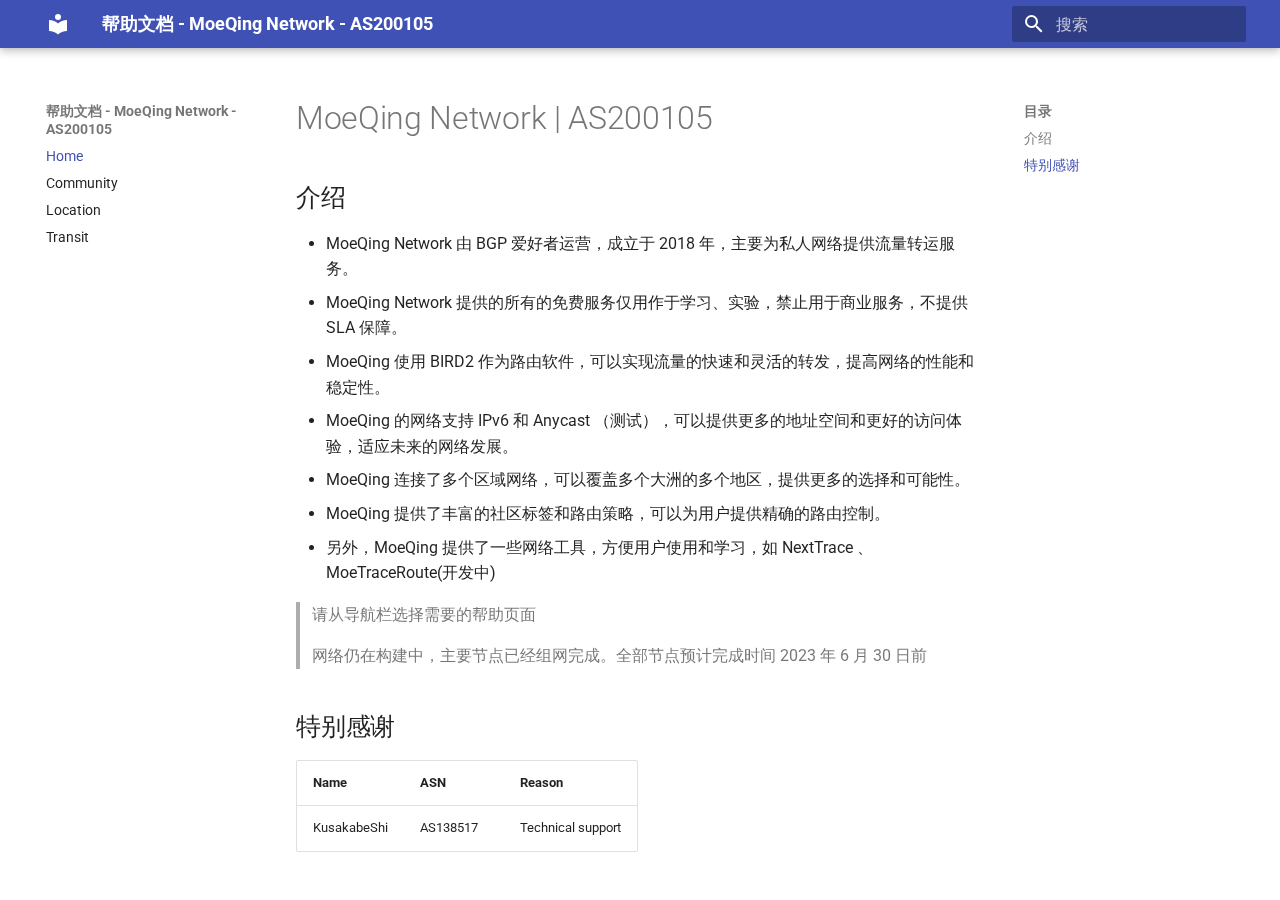
<file: index.html>
<!doctype html>
<html lang="zh" class="no-js">
  <head>
    
      <meta charset="utf-8">
      <meta name="viewport" content="width=device-width,initial-scale=1">
      
      
      
      
      
        <link rel="next" href="community/">
      
      <link rel="icon" href="assets/images/favicon.png">
      <meta name="generator" content="mkdocs-1.4.2, mkdocs-material-9.1.8">
    
    
      
        <title>帮助文档 - MoeQing Network - AS200105</title>
      
    
    
      <link rel="stylesheet" href="assets/stylesheets/main.ded33207.min.css">
      
      

    
    
    
      
        
        
        <link rel="preconnect" href="https://fonts.gstatic.com" crossorigin>
        <link rel="stylesheet" href="https://fonts.googleapis.com/css?family=Roboto:300,300i,400,400i,700,700i%7CRoboto+Mono:400,400i,700,700i&display=fallback">
        <style>:root{--md-text-font:"Roboto";--md-code-font:"Roboto Mono"}</style>
      
    
    
      <link rel="stylesheet" href="css/hidefooter.css">
    
    <script>__md_scope=new URL(".",location),__md_hash=e=>[...e].reduce((e,_)=>(e<<5)-e+_.charCodeAt(0),0),__md_get=(e,_=localStorage,t=__md_scope)=>JSON.parse(_.getItem(t.pathname+"."+e)),__md_set=(e,_,t=localStorage,a=__md_scope)=>{try{t.setItem(a.pathname+"."+e,JSON.stringify(_))}catch(e){}}</script>
    
      

    
    
    
  </head>
  
  
    <body dir="ltr">
  
    
    
      <script>var palette=__md_get("__palette");if(palette&&"object"==typeof palette.color)for(var key of Object.keys(palette.color))document.body.setAttribute("data-md-color-"+key,palette.color[key])</script>
    
    <input class="md-toggle" data-md-toggle="drawer" type="checkbox" id="__drawer" autocomplete="off">
    <input class="md-toggle" data-md-toggle="search" type="checkbox" id="__search" autocomplete="off">
    <label class="md-overlay" for="__drawer"></label>
    <div data-md-component="skip">
      
        
        <a href="#moeqing-network-as200105" class="md-skip">
          跳转至
        </a>
      
    </div>
    <div data-md-component="announce">
      
    </div>
    
    
      

  

<header class="md-header md-header--shadow" data-md-component="header">
  <nav class="md-header__inner md-grid" aria-label="页眉">
    <a href="." title="帮助文档 - MoeQing Network - AS200105" class="md-header__button md-logo" aria-label="帮助文档 - MoeQing Network - AS200105" data-md-component="logo">
      
  
  <svg xmlns="http://www.w3.org/2000/svg" viewBox="0 0 24 24"><path d="M12 8a3 3 0 0 0 3-3 3 3 0 0 0-3-3 3 3 0 0 0-3 3 3 3 0 0 0 3 3m0 3.54C9.64 9.35 6.5 8 3 8v11c3.5 0 6.64 1.35 9 3.54 2.36-2.19 5.5-3.54 9-3.54V8c-3.5 0-6.64 1.35-9 3.54Z"/></svg>

    </a>
    <label class="md-header__button md-icon" for="__drawer">
      <svg xmlns="http://www.w3.org/2000/svg" viewBox="0 0 24 24"><path d="M3 6h18v2H3V6m0 5h18v2H3v-2m0 5h18v2H3v-2Z"/></svg>
    </label>
    <div class="md-header__title" data-md-component="header-title">
      <div class="md-header__ellipsis">
        <div class="md-header__topic">
          <span class="md-ellipsis">
            帮助文档 - MoeQing Network - AS200105
          </span>
        </div>
        <div class="md-header__topic" data-md-component="header-topic">
          <span class="md-ellipsis">
            
              Home
            
          </span>
        </div>
      </div>
    </div>
    
    
    
      <label class="md-header__button md-icon" for="__search">
        <svg xmlns="http://www.w3.org/2000/svg" viewBox="0 0 24 24"><path d="M9.5 3A6.5 6.5 0 0 1 16 9.5c0 1.61-.59 3.09-1.56 4.23l.27.27h.79l5 5-1.5 1.5-5-5v-.79l-.27-.27A6.516 6.516 0 0 1 9.5 16 6.5 6.5 0 0 1 3 9.5 6.5 6.5 0 0 1 9.5 3m0 2C7 5 5 7 5 9.5S7 14 9.5 14 14 12 14 9.5 12 5 9.5 5Z"/></svg>
      </label>
      <div class="md-search" data-md-component="search" role="dialog">
  <label class="md-search__overlay" for="__search"></label>
  <div class="md-search__inner" role="search">
    <form class="md-search__form" name="search">
      <input type="text" class="md-search__input" name="query" aria-label="搜索" placeholder="搜索" autocapitalize="off" autocorrect="off" autocomplete="off" spellcheck="false" data-md-component="search-query" required>
      <label class="md-search__icon md-icon" for="__search">
        <svg xmlns="http://www.w3.org/2000/svg" viewBox="0 0 24 24"><path d="M9.5 3A6.5 6.5 0 0 1 16 9.5c0 1.61-.59 3.09-1.56 4.23l.27.27h.79l5 5-1.5 1.5-5-5v-.79l-.27-.27A6.516 6.516 0 0 1 9.5 16 6.5 6.5 0 0 1 3 9.5 6.5 6.5 0 0 1 9.5 3m0 2C7 5 5 7 5 9.5S7 14 9.5 14 14 12 14 9.5 12 5 9.5 5Z"/></svg>
        <svg xmlns="http://www.w3.org/2000/svg" viewBox="0 0 24 24"><path d="M20 11v2H8l5.5 5.5-1.42 1.42L4.16 12l7.92-7.92L13.5 5.5 8 11h12Z"/></svg>
      </label>
      <nav class="md-search__options" aria-label="查找">
        
        <button type="reset" class="md-search__icon md-icon" title="清空当前内容" aria-label="清空当前内容" tabindex="-1">
          <svg xmlns="http://www.w3.org/2000/svg" viewBox="0 0 24 24"><path d="M19 6.41 17.59 5 12 10.59 6.41 5 5 6.41 10.59 12 5 17.59 6.41 19 12 13.41 17.59 19 19 17.59 13.41 12 19 6.41Z"/></svg>
        </button>
      </nav>
      
    </form>
    <div class="md-search__output">
      <div class="md-search__scrollwrap" data-md-scrollfix>
        <div class="md-search-result" data-md-component="search-result">
          <div class="md-search-result__meta">
            正在初始化搜索引擎
          </div>
          <ol class="md-search-result__list" role="presentation"></ol>
        </div>
      </div>
    </div>
  </div>
</div>
    
    
  </nav>
  
</header>
    
    <div class="md-container" data-md-component="container">
      
      
        
          
        
      
      <main class="md-main" data-md-component="main">
        <div class="md-main__inner md-grid">
          
            
              
              <div class="md-sidebar md-sidebar--primary" data-md-component="sidebar" data-md-type="navigation" >
                <div class="md-sidebar__scrollwrap">
                  <div class="md-sidebar__inner">
                    


<nav class="md-nav md-nav--primary" aria-label="导航栏" data-md-level="0">
  <label class="md-nav__title" for="__drawer">
    <a href="." title="帮助文档 - MoeQing Network - AS200105" class="md-nav__button md-logo" aria-label="帮助文档 - MoeQing Network - AS200105" data-md-component="logo">
      
  
  <svg xmlns="http://www.w3.org/2000/svg" viewBox="0 0 24 24"><path d="M12 8a3 3 0 0 0 3-3 3 3 0 0 0-3-3 3 3 0 0 0-3 3 3 3 0 0 0 3 3m0 3.54C9.64 9.35 6.5 8 3 8v11c3.5 0 6.64 1.35 9 3.54 2.36-2.19 5.5-3.54 9-3.54V8c-3.5 0-6.64 1.35-9 3.54Z"/></svg>

    </a>
    帮助文档 - MoeQing Network - AS200105
  </label>
  
  <ul class="md-nav__list" data-md-scrollfix>
    
      
      
      

  
  
    
  
  
    <li class="md-nav__item md-nav__item--active">
      
      <input class="md-nav__toggle md-toggle" type="checkbox" id="__toc">
      
      
        
      
      
        <label class="md-nav__link md-nav__link--active" for="__toc">
          Home
          <span class="md-nav__icon md-icon"></span>
        </label>
      
      <a href="." class="md-nav__link md-nav__link--active">
        Home
      </a>
      
        

<nav class="md-nav md-nav--secondary" aria-label="目录">
  
  
  
    
  
  
    <label class="md-nav__title" for="__toc">
      <span class="md-nav__icon md-icon"></span>
      目录
    </label>
    <ul class="md-nav__list" data-md-component="toc" data-md-scrollfix>
      
        <li class="md-nav__item">
  <a href="#_1" class="md-nav__link">
    介绍
  </a>
  
</li>
      
        <li class="md-nav__item">
  <a href="#_2" class="md-nav__link">
    特别感谢
  </a>
  
</li>
      
    </ul>
  
</nav>
      
    </li>
  

    
      
      
      

  
  
  
    <li class="md-nav__item">
      <a href="community/" class="md-nav__link">
        Community
      </a>
    </li>
  

    
      
      
      

  
  
  
    <li class="md-nav__item">
      <a href="location/" class="md-nav__link">
        Location
      </a>
    </li>
  

    
      
      
      

  
  
  
    <li class="md-nav__item">
      <a href="transit/" class="md-nav__link">
        Transit
      </a>
    </li>
  

    
  </ul>
</nav>
                  </div>
                </div>
              </div>
            
            
              
              <div class="md-sidebar md-sidebar--secondary" data-md-component="sidebar" data-md-type="toc" >
                <div class="md-sidebar__scrollwrap">
                  <div class="md-sidebar__inner">
                    

<nav class="md-nav md-nav--secondary" aria-label="目录">
  
  
  
    
  
  
    <label class="md-nav__title" for="__toc">
      <span class="md-nav__icon md-icon"></span>
      目录
    </label>
    <ul class="md-nav__list" data-md-component="toc" data-md-scrollfix>
      
        <li class="md-nav__item">
  <a href="#_1" class="md-nav__link">
    介绍
  </a>
  
</li>
      
        <li class="md-nav__item">
  <a href="#_2" class="md-nav__link">
    特别感谢
  </a>
  
</li>
      
    </ul>
  
</nav>
                  </div>
                </div>
              </div>
            
          
          
            <div class="md-content" data-md-component="content">
              <article class="md-content__inner md-typeset">
                
                  


<h1 id="moeqing-network-as200105">MoeQing Network | AS200105</h1>
<h2 id="_1">介绍</h2>
<ul>
<li>MoeQing Network 由 BGP 爱好者运营，成立于 2018 年，主要为私人网络提供流量转运服务。</li>
<li>MoeQing Network 提供的所有的免费服务仅用作于学习、实验，禁止用于商业服务，不提供 SLA 保障。</li>
<li>MoeQing 使用 BIRD2 作为路由软件，可以实现流量的快速和灵活的转发，提高网络的性能和稳定性。</li>
<li>MoeQing 的网络支持 IPv6 和 Anycast （测试），可以提供更多的地址空间和更好的访问体验，适应未来的网络发展。</li>
<li>MoeQing 连接了多个区域网络，可以覆盖多个大洲的多个地区，提供更多的选择和可能性。</li>
<li>MoeQing 提供了丰富的社区标签和路由策略，可以为用户提供精确的路由控制。</li>
<li>另外，MoeQing 提供了一些网络工具，方便用户使用和学习，如 NextTrace 、 MoeTraceRoute(开发中) </li>
</ul>
<blockquote>
<p>请从导航栏选择需要的帮助页面</p>
<p>网络仍在构建中，主要节点已经组网完成。全部节点预计完成时间 2023 年 6 月 30 日前</p>
</blockquote>
<h2 id="_2">特别感谢</h2>
<table>
<thead>
<tr>
<th>Name</th>
<th>ASN</th>
<th>Reason</th>
</tr>
</thead>
<tbody>
<tr>
<td>KusakabeShi</td>
<td>AS138517</td>
<td>Technical support</td>
</tr>
</tbody>
</table>





                
              </article>
            </div>
          
          
        </div>
        
      </main>
      
        <footer class="md-footer">
  
  <div class="md-footer-meta md-typeset">
    <div class="md-footer-meta__inner md-grid">
      <div class="md-copyright">
  
  
    Made with
    <a href="https://squidfunk.github.io/mkdocs-material/" target="_blank" rel="noopener">
      Material for MkDocs
    </a>
  
</div>
      
    </div>
  </div>
</footer>
      
    </div>
    <div class="md-dialog" data-md-component="dialog">
      <div class="md-dialog__inner md-typeset"></div>
    </div>
    
    <script id="__config" type="application/json">{"base": ".", "features": [], "search": "assets/javascripts/workers/search.208ed371.min.js", "translations": {"clipboard.copied": "\u5df2\u590d\u5236", "clipboard.copy": "\u590d\u5236", "search.result.more.one": "\u5728\u8be5\u9875\u4e0a\u8fd8\u6709 1 \u4e2a\u7b26\u5408\u6761\u4ef6\u7684\u7ed3\u679c", "search.result.more.other": "\u5728\u8be5\u9875\u4e0a\u8fd8\u6709 # \u4e2a\u7b26\u5408\u6761\u4ef6\u7684\u7ed3\u679c", "search.result.none": "\u6ca1\u6709\u627e\u5230\u7b26\u5408\u6761\u4ef6\u7684\u7ed3\u679c", "search.result.one": "\u627e\u5230 1 \u4e2a\u7b26\u5408\u6761\u4ef6\u7684\u7ed3\u679c", "search.result.other": "# \u4e2a\u7b26\u5408\u6761\u4ef6\u7684\u7ed3\u679c", "search.result.placeholder": "\u952e\u5165\u4ee5\u5f00\u59cb\u641c\u7d22", "search.result.term.missing": "\u7f3a\u5c11", "select.version": "\u9009\u62e9\u5f53\u524d\u7248\u672c"}}</script>
    
    
      <script src="assets/javascripts/bundle.51198bba.min.js"></script>
      
    
  </body>
</html>
</file>
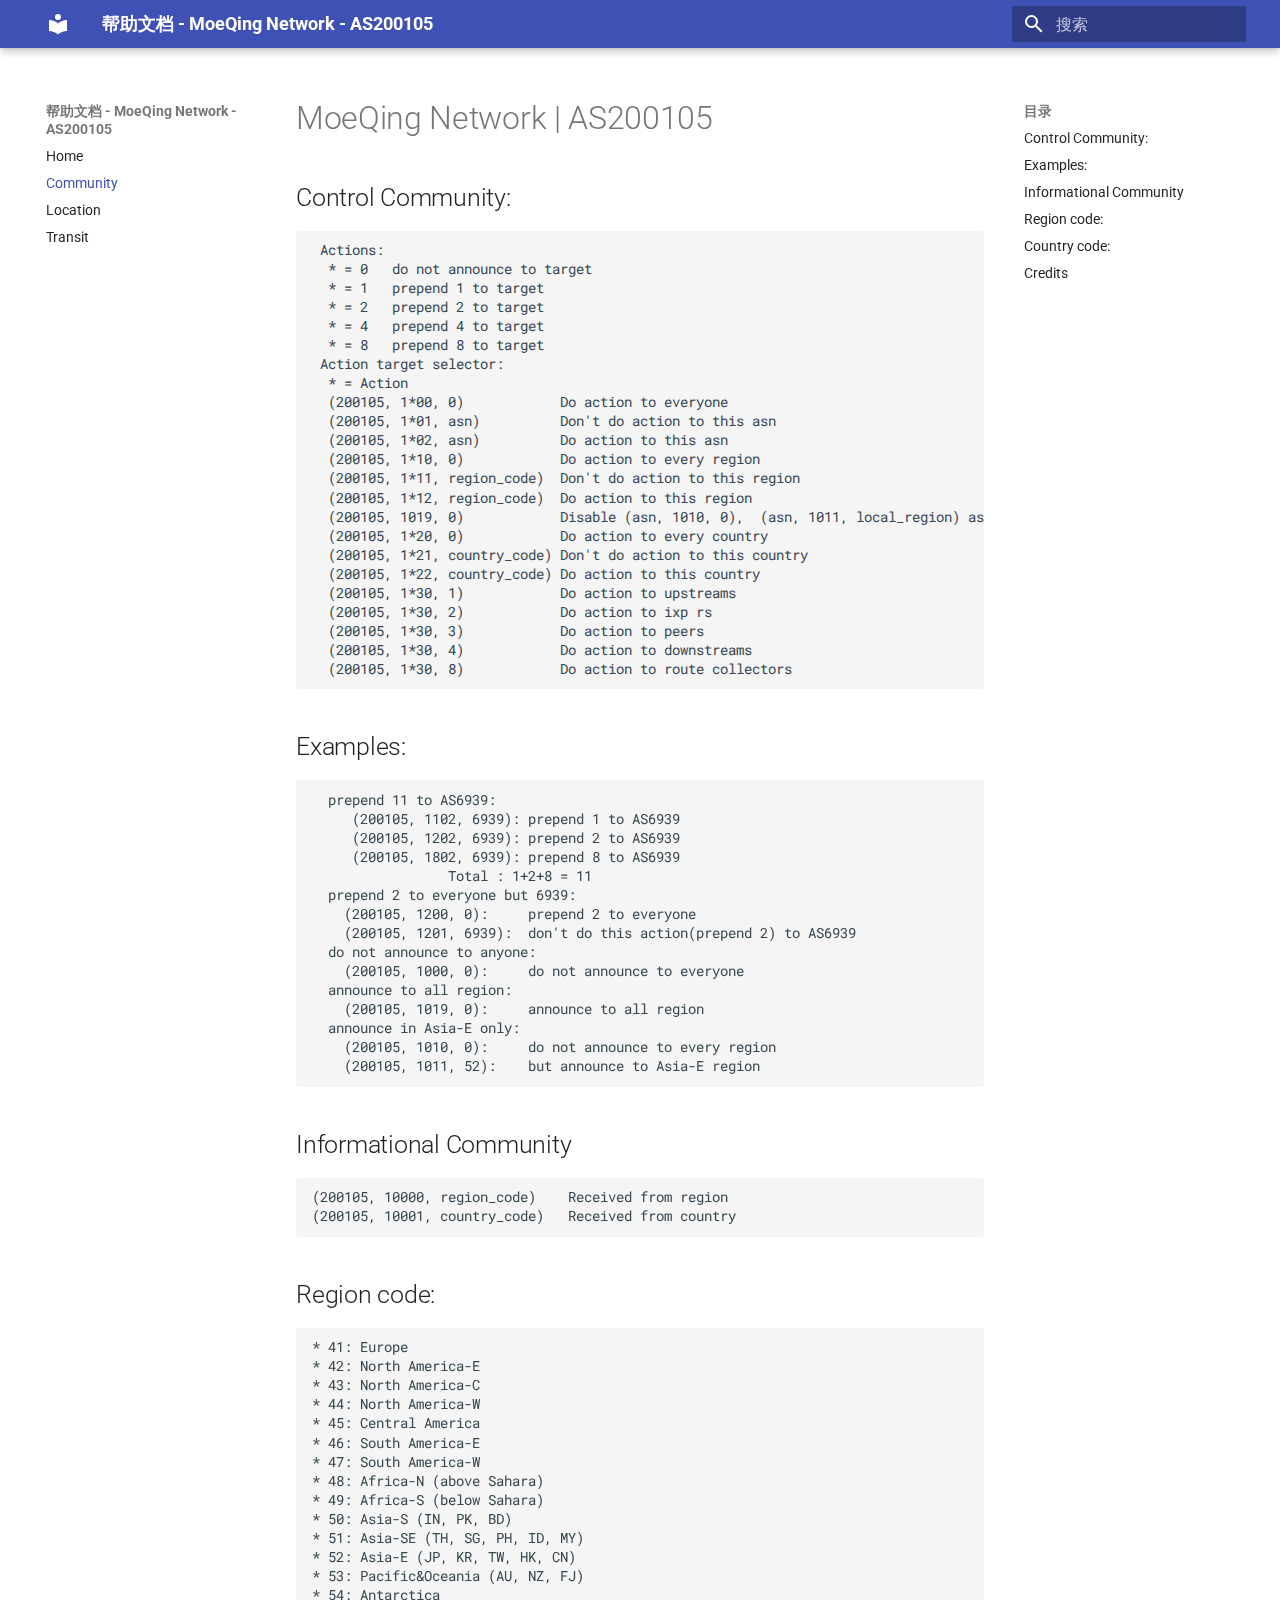
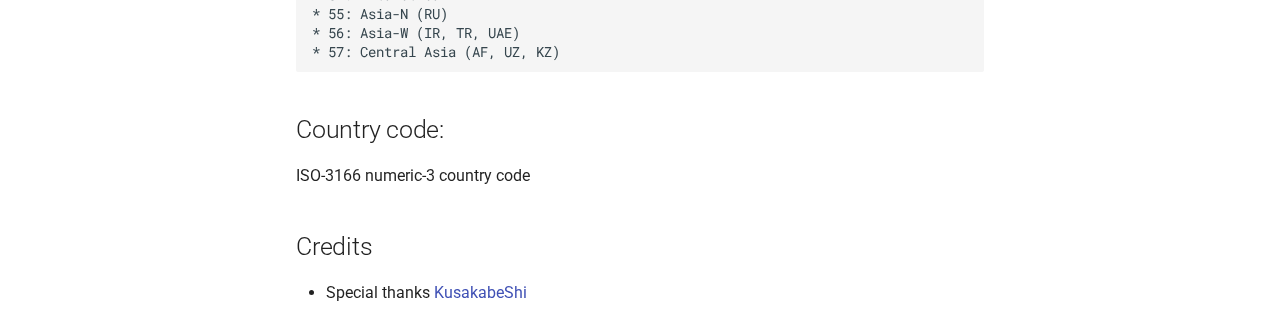
<file: community/index.html>
<!doctype html>
<html lang="zh" class="no-js">
  <head>
    
      <meta charset="utf-8">
      <meta name="viewport" content="width=device-width,initial-scale=1">
      
      
      
      
        <link rel="prev" href="..">
      
      
        <link rel="next" href="../location/">
      
      <link rel="icon" href="../assets/images/favicon.png">
      <meta name="generator" content="mkdocs-1.4.2, mkdocs-material-9.1.8">
    
    
      
        <title>Community - 帮助文档 - MoeQing Network - AS200105</title>
      
    
    
      <link rel="stylesheet" href="../assets/stylesheets/main.ded33207.min.css">
      
      

    
    
    
      
        
        
        <link rel="preconnect" href="https://fonts.gstatic.com" crossorigin>
        <link rel="stylesheet" href="https://fonts.googleapis.com/css?family=Roboto:300,300i,400,400i,700,700i%7CRoboto+Mono:400,400i,700,700i&display=fallback">
        <style>:root{--md-text-font:"Roboto";--md-code-font:"Roboto Mono"}</style>
      
    
    
      <link rel="stylesheet" href="../css/hidefooter.css">
    
    <script>__md_scope=new URL("..",location),__md_hash=e=>[...e].reduce((e,_)=>(e<<5)-e+_.charCodeAt(0),0),__md_get=(e,_=localStorage,t=__md_scope)=>JSON.parse(_.getItem(t.pathname+"."+e)),__md_set=(e,_,t=localStorage,a=__md_scope)=>{try{t.setItem(a.pathname+"."+e,JSON.stringify(_))}catch(e){}}</script>
    
      

    
    
    
  </head>
  
  
    <body dir="ltr">
  
    
    
      <script>var palette=__md_get("__palette");if(palette&&"object"==typeof palette.color)for(var key of Object.keys(palette.color))document.body.setAttribute("data-md-color-"+key,palette.color[key])</script>
    
    <input class="md-toggle" data-md-toggle="drawer" type="checkbox" id="__drawer" autocomplete="off">
    <input class="md-toggle" data-md-toggle="search" type="checkbox" id="__search" autocomplete="off">
    <label class="md-overlay" for="__drawer"></label>
    <div data-md-component="skip">
      
        
        <a href="#moeqing-network-as200105" class="md-skip">
          跳转至
        </a>
      
    </div>
    <div data-md-component="announce">
      
    </div>
    
    
      

  

<header class="md-header md-header--shadow" data-md-component="header">
  <nav class="md-header__inner md-grid" aria-label="页眉">
    <a href=".." title="帮助文档 - MoeQing Network - AS200105" class="md-header__button md-logo" aria-label="帮助文档 - MoeQing Network - AS200105" data-md-component="logo">
      
  
  <svg xmlns="http://www.w3.org/2000/svg" viewBox="0 0 24 24"><path d="M12 8a3 3 0 0 0 3-3 3 3 0 0 0-3-3 3 3 0 0 0-3 3 3 3 0 0 0 3 3m0 3.54C9.64 9.35 6.5 8 3 8v11c3.5 0 6.64 1.35 9 3.54 2.36-2.19 5.5-3.54 9-3.54V8c-3.5 0-6.64 1.35-9 3.54Z"/></svg>

    </a>
    <label class="md-header__button md-icon" for="__drawer">
      <svg xmlns="http://www.w3.org/2000/svg" viewBox="0 0 24 24"><path d="M3 6h18v2H3V6m0 5h18v2H3v-2m0 5h18v2H3v-2Z"/></svg>
    </label>
    <div class="md-header__title" data-md-component="header-title">
      <div class="md-header__ellipsis">
        <div class="md-header__topic">
          <span class="md-ellipsis">
            帮助文档 - MoeQing Network - AS200105
          </span>
        </div>
        <div class="md-header__topic" data-md-component="header-topic">
          <span class="md-ellipsis">
            
              Community
            
          </span>
        </div>
      </div>
    </div>
    
    
    
      <label class="md-header__button md-icon" for="__search">
        <svg xmlns="http://www.w3.org/2000/svg" viewBox="0 0 24 24"><path d="M9.5 3A6.5 6.5 0 0 1 16 9.5c0 1.61-.59 3.09-1.56 4.23l.27.27h.79l5 5-1.5 1.5-5-5v-.79l-.27-.27A6.516 6.516 0 0 1 9.5 16 6.5 6.5 0 0 1 3 9.5 6.5 6.5 0 0 1 9.5 3m0 2C7 5 5 7 5 9.5S7 14 9.5 14 14 12 14 9.5 12 5 9.5 5Z"/></svg>
      </label>
      <div class="md-search" data-md-component="search" role="dialog">
  <label class="md-search__overlay" for="__search"></label>
  <div class="md-search__inner" role="search">
    <form class="md-search__form" name="search">
      <input type="text" class="md-search__input" name="query" aria-label="搜索" placeholder="搜索" autocapitalize="off" autocorrect="off" autocomplete="off" spellcheck="false" data-md-component="search-query" required>
      <label class="md-search__icon md-icon" for="__search">
        <svg xmlns="http://www.w3.org/2000/svg" viewBox="0 0 24 24"><path d="M9.5 3A6.5 6.5 0 0 1 16 9.5c0 1.61-.59 3.09-1.56 4.23l.27.27h.79l5 5-1.5 1.5-5-5v-.79l-.27-.27A6.516 6.516 0 0 1 9.5 16 6.5 6.5 0 0 1 3 9.5 6.5 6.5 0 0 1 9.5 3m0 2C7 5 5 7 5 9.5S7 14 9.5 14 14 12 14 9.5 12 5 9.5 5Z"/></svg>
        <svg xmlns="http://www.w3.org/2000/svg" viewBox="0 0 24 24"><path d="M20 11v2H8l5.5 5.5-1.42 1.42L4.16 12l7.92-7.92L13.5 5.5 8 11h12Z"/></svg>
      </label>
      <nav class="md-search__options" aria-label="查找">
        
        <button type="reset" class="md-search__icon md-icon" title="清空当前内容" aria-label="清空当前内容" tabindex="-1">
          <svg xmlns="http://www.w3.org/2000/svg" viewBox="0 0 24 24"><path d="M19 6.41 17.59 5 12 10.59 6.41 5 5 6.41 10.59 12 5 17.59 6.41 19 12 13.41 17.59 19 19 17.59 13.41 12 19 6.41Z"/></svg>
        </button>
      </nav>
      
    </form>
    <div class="md-search__output">
      <div class="md-search__scrollwrap" data-md-scrollfix>
        <div class="md-search-result" data-md-component="search-result">
          <div class="md-search-result__meta">
            正在初始化搜索引擎
          </div>
          <ol class="md-search-result__list" role="presentation"></ol>
        </div>
      </div>
    </div>
  </div>
</div>
    
    
  </nav>
  
</header>
    
    <div class="md-container" data-md-component="container">
      
      
        
          
        
      
      <main class="md-main" data-md-component="main">
        <div class="md-main__inner md-grid">
          
            
              
              <div class="md-sidebar md-sidebar--primary" data-md-component="sidebar" data-md-type="navigation" >
                <div class="md-sidebar__scrollwrap">
                  <div class="md-sidebar__inner">
                    


<nav class="md-nav md-nav--primary" aria-label="导航栏" data-md-level="0">
  <label class="md-nav__title" for="__drawer">
    <a href=".." title="帮助文档 - MoeQing Network - AS200105" class="md-nav__button md-logo" aria-label="帮助文档 - MoeQing Network - AS200105" data-md-component="logo">
      
  
  <svg xmlns="http://www.w3.org/2000/svg" viewBox="0 0 24 24"><path d="M12 8a3 3 0 0 0 3-3 3 3 0 0 0-3-3 3 3 0 0 0-3 3 3 3 0 0 0 3 3m0 3.54C9.64 9.35 6.5 8 3 8v11c3.5 0 6.64 1.35 9 3.54 2.36-2.19 5.5-3.54 9-3.54V8c-3.5 0-6.64 1.35-9 3.54Z"/></svg>

    </a>
    帮助文档 - MoeQing Network - AS200105
  </label>
  
  <ul class="md-nav__list" data-md-scrollfix>
    
      
      
      

  
  
  
    <li class="md-nav__item">
      <a href=".." class="md-nav__link">
        Home
      </a>
    </li>
  

    
      
      
      

  
  
    
  
  
    <li class="md-nav__item md-nav__item--active">
      
      <input class="md-nav__toggle md-toggle" type="checkbox" id="__toc">
      
      
        
      
      
        <label class="md-nav__link md-nav__link--active" for="__toc">
          Community
          <span class="md-nav__icon md-icon"></span>
        </label>
      
      <a href="./" class="md-nav__link md-nav__link--active">
        Community
      </a>
      
        

<nav class="md-nav md-nav--secondary" aria-label="目录">
  
  
  
    
  
  
    <label class="md-nav__title" for="__toc">
      <span class="md-nav__icon md-icon"></span>
      目录
    </label>
    <ul class="md-nav__list" data-md-component="toc" data-md-scrollfix>
      
        <li class="md-nav__item">
  <a href="#control-community" class="md-nav__link">
    Control Community:
  </a>
  
</li>
      
        <li class="md-nav__item">
  <a href="#examples" class="md-nav__link">
    Examples:
  </a>
  
</li>
      
        <li class="md-nav__item">
  <a href="#informational-community" class="md-nav__link">
    Informational Community
  </a>
  
</li>
      
        <li class="md-nav__item">
  <a href="#region-code" class="md-nav__link">
    Region code:
  </a>
  
</li>
      
        <li class="md-nav__item">
  <a href="#country-code" class="md-nav__link">
    Country code:
  </a>
  
</li>
      
        <li class="md-nav__item">
  <a href="#credits" class="md-nav__link">
    Credits
  </a>
  
</li>
      
    </ul>
  
</nav>
      
    </li>
  

    
      
      
      

  
  
  
    <li class="md-nav__item">
      <a href="../location/" class="md-nav__link">
        Location
      </a>
    </li>
  

    
      
      
      

  
  
  
    <li class="md-nav__item">
      <a href="../transit/" class="md-nav__link">
        Transit
      </a>
    </li>
  

    
  </ul>
</nav>
                  </div>
                </div>
              </div>
            
            
              
              <div class="md-sidebar md-sidebar--secondary" data-md-component="sidebar" data-md-type="toc" >
                <div class="md-sidebar__scrollwrap">
                  <div class="md-sidebar__inner">
                    

<nav class="md-nav md-nav--secondary" aria-label="目录">
  
  
  
    
  
  
    <label class="md-nav__title" for="__toc">
      <span class="md-nav__icon md-icon"></span>
      目录
    </label>
    <ul class="md-nav__list" data-md-component="toc" data-md-scrollfix>
      
        <li class="md-nav__item">
  <a href="#control-community" class="md-nav__link">
    Control Community:
  </a>
  
</li>
      
        <li class="md-nav__item">
  <a href="#examples" class="md-nav__link">
    Examples:
  </a>
  
</li>
      
        <li class="md-nav__item">
  <a href="#informational-community" class="md-nav__link">
    Informational Community
  </a>
  
</li>
      
        <li class="md-nav__item">
  <a href="#region-code" class="md-nav__link">
    Region code:
  </a>
  
</li>
      
        <li class="md-nav__item">
  <a href="#country-code" class="md-nav__link">
    Country code:
  </a>
  
</li>
      
        <li class="md-nav__item">
  <a href="#credits" class="md-nav__link">
    Credits
  </a>
  
</li>
      
    </ul>
  
</nav>
                  </div>
                </div>
              </div>
            
          
          
            <div class="md-content" data-md-component="content">
              <article class="md-content__inner md-typeset">
                
                  


<h1 id="moeqing-network-as200105">MoeQing Network | AS200105</h1>
<h2 id="control-community">Control Community:</h2>
<pre><code> Actions:
  * = 0   do not announce to target
  * = 1   prepend 1 to target
  * = 2   prepend 2 to target
  * = 4   prepend 4 to target
  * = 8   prepend 8 to target
 Action target selector:
  * = Action
  (200105, 1*00, 0)            Do action to everyone
  (200105, 1*01, asn)          Don't do action to this asn
  (200105, 1*02, asn)          Do action to this asn
  (200105, 1*10, 0)            Do action to every region
  (200105, 1*11, region_code)  Don't do action to this region
  (200105, 1*12, region_code)  Do action to this region
  (200105, 1019, 0)            Disable (asn, 1010, 0),  (asn, 1011, local_region) as default value
  (200105, 1*20, 0)            Do action to every country
  (200105, 1*21, country_code) Don't do action to this country
  (200105, 1*22, country_code) Do action to this country
  (200105, 1*30, 1)            Do action to upstreams
  (200105, 1*30, 2)            Do action to ixp rs
  (200105, 1*30, 3)            Do action to peers
  (200105, 1*30, 4)            Do action to downstreams
  (200105, 1*30, 8)            Do action to route collectors
</code></pre>
<h2 id="examples">Examples:</h2>
<pre><code>  prepend 11 to AS6939: 
     (200105, 1102, 6939): prepend 1 to AS6939
     (200105, 1202, 6939): prepend 2 to AS6939
     (200105, 1802, 6939): prepend 8 to AS6939
                 Total : 1+2+8 = 11
  prepend 2 to everyone but 6939:
    (200105, 1200, 0):     prepend 2 to everyone
    (200105, 1201, 6939):  don't do this action(prepend 2) to AS6939
  do not announce to anyone: 
    (200105, 1000, 0):     do not announce to everyone
  announce to all region:
    (200105, 1019, 0):     announce to all region
  announce in Asia-E only:
    (200105, 1010, 0):     do not announce to every region
    (200105, 1011, 52):    but announce to Asia-E region
</code></pre>
<h2 id="informational-community">Informational Community</h2>
<pre><code>(200105, 10000, region_code)    Received from region
(200105, 10001, country_code)   Received from country
</code></pre>
<h2 id="region-code">Region code:</h2>
<pre><code>* 41: Europe
* 42: North America-E
* 43: North America-C
* 44: North America-W
* 45: Central America
* 46: South America-E
* 47: South America-W
* 48: Africa-N (above Sahara)
* 49: Africa-S (below Sahara)
* 50: Asia-S (IN, PK, BD)
* 51: Asia-SE (TH, SG, PH, ID, MY)
* 52: Asia-E (JP, KR, TW, HK, CN)
* 53: Pacific&amp;Oceania (AU, NZ, FJ)
* 54: Antarctica
* 55: Asia-N (RU)
* 56: Asia-W (IR, TR, UAE)
* 57: Central Asia (AF, UZ, KZ)
</code></pre>
<h2 id="country-code">Country code:</h2>
<p>ISO-3166 numeric-3 country code</p>
<h2 id="credits">Credits</h2>
<ul>
<li>Special thanks <a href="https://github.com/KusakabeShi">KusakabeShi</a></li>
</ul>





                
              </article>
            </div>
          
          
        </div>
        
      </main>
      
        <footer class="md-footer">
  
  <div class="md-footer-meta md-typeset">
    <div class="md-footer-meta__inner md-grid">
      <div class="md-copyright">
  
  
    Made with
    <a href="https://squidfunk.github.io/mkdocs-material/" target="_blank" rel="noopener">
      Material for MkDocs
    </a>
  
</div>
      
    </div>
  </div>
</footer>
      
    </div>
    <div class="md-dialog" data-md-component="dialog">
      <div class="md-dialog__inner md-typeset"></div>
    </div>
    
    <script id="__config" type="application/json">{"base": "..", "features": [], "search": "../assets/javascripts/workers/search.208ed371.min.js", "translations": {"clipboard.copied": "\u5df2\u590d\u5236", "clipboard.copy": "\u590d\u5236", "search.result.more.one": "\u5728\u8be5\u9875\u4e0a\u8fd8\u6709 1 \u4e2a\u7b26\u5408\u6761\u4ef6\u7684\u7ed3\u679c", "search.result.more.other": "\u5728\u8be5\u9875\u4e0a\u8fd8\u6709 # \u4e2a\u7b26\u5408\u6761\u4ef6\u7684\u7ed3\u679c", "search.result.none": "\u6ca1\u6709\u627e\u5230\u7b26\u5408\u6761\u4ef6\u7684\u7ed3\u679c", "search.result.one": "\u627e\u5230 1 \u4e2a\u7b26\u5408\u6761\u4ef6\u7684\u7ed3\u679c", "search.result.other": "# \u4e2a\u7b26\u5408\u6761\u4ef6\u7684\u7ed3\u679c", "search.result.placeholder": "\u952e\u5165\u4ee5\u5f00\u59cb\u641c\u7d22", "search.result.term.missing": "\u7f3a\u5c11", "select.version": "\u9009\u62e9\u5f53\u524d\u7248\u672c"}}</script>
    
    
      <script src="../assets/javascripts/bundle.51198bba.min.js"></script>
      
    
  </body>
</html>
</file>
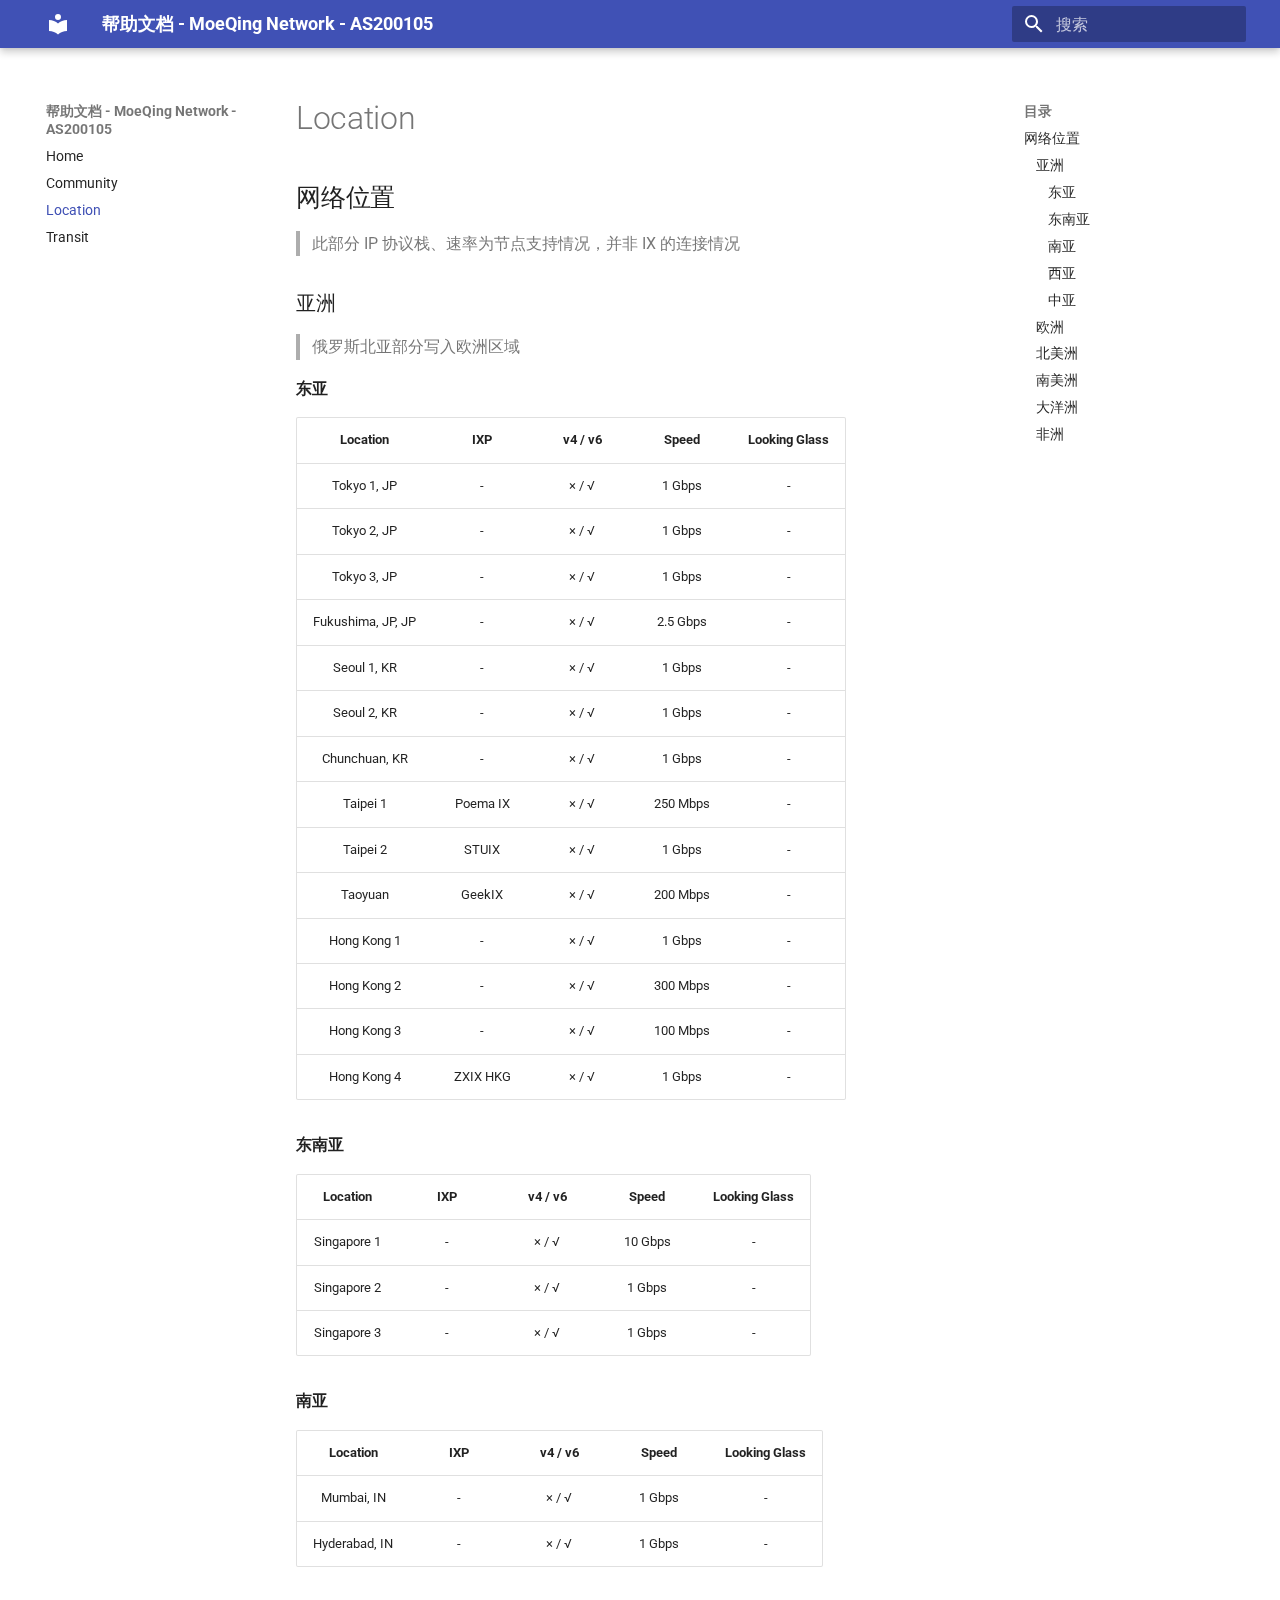
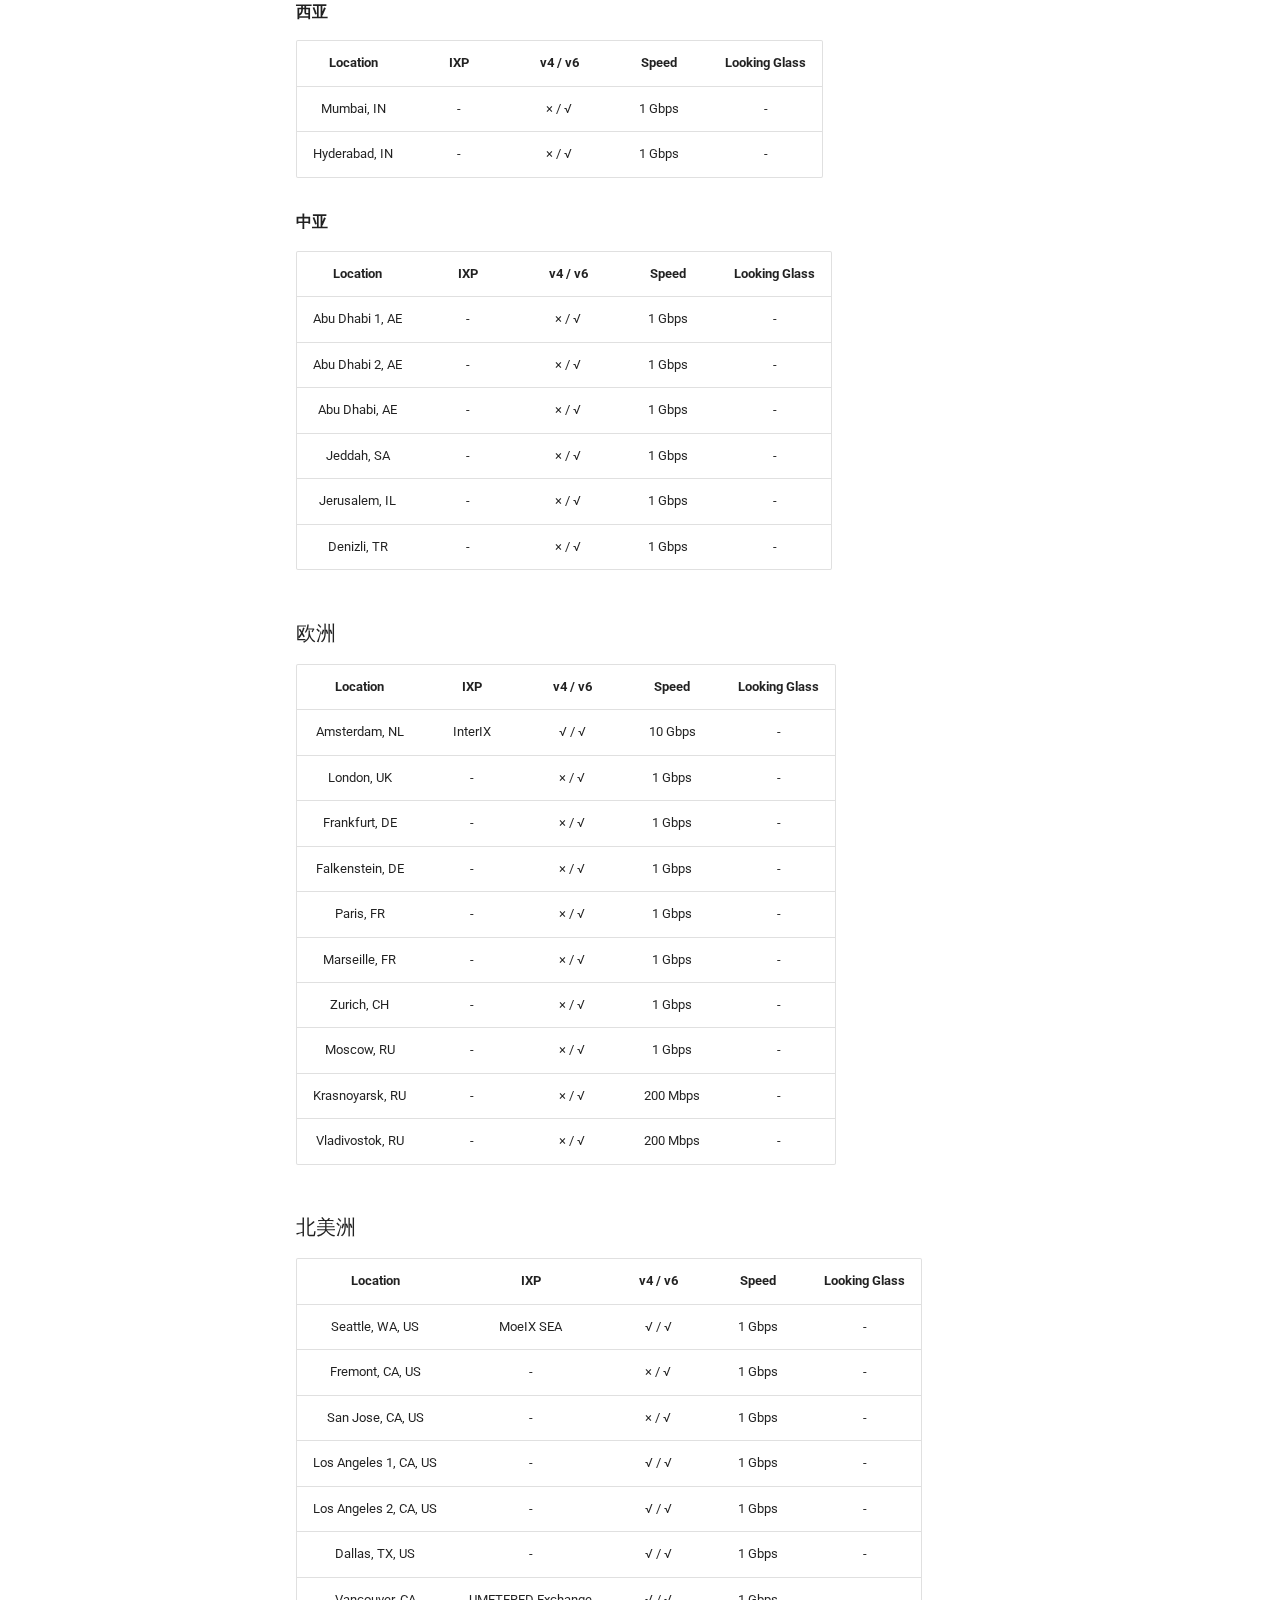
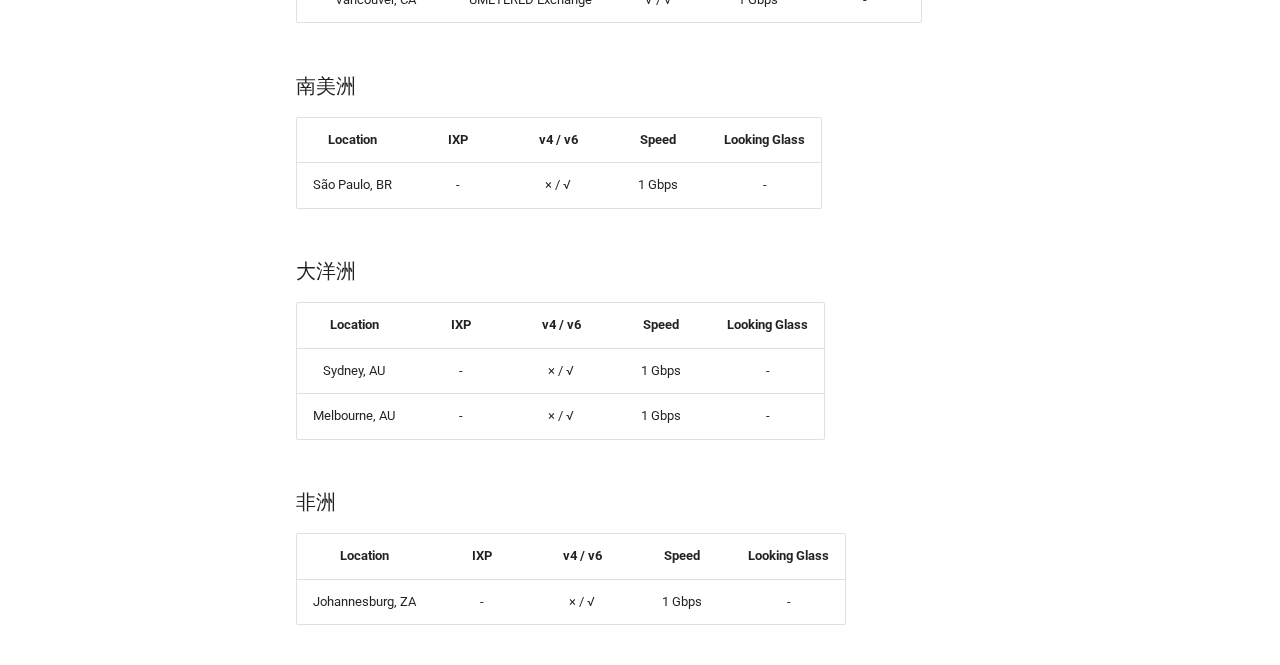
<file: location/index.html>
<!doctype html>
<html lang="zh" class="no-js">
  <head>
    
      <meta charset="utf-8">
      <meta name="viewport" content="width=device-width,initial-scale=1">
      
      
      
      
        <link rel="prev" href="../community/">
      
      
        <link rel="next" href="../transit/">
      
      <link rel="icon" href="../assets/images/favicon.png">
      <meta name="generator" content="mkdocs-1.4.2, mkdocs-material-9.1.8">
    
    
      
        <title>Location - 帮助文档 - MoeQing Network - AS200105</title>
      
    
    
      <link rel="stylesheet" href="../assets/stylesheets/main.ded33207.min.css">
      
      

    
    
    
      
        
        
        <link rel="preconnect" href="https://fonts.gstatic.com" crossorigin>
        <link rel="stylesheet" href="https://fonts.googleapis.com/css?family=Roboto:300,300i,400,400i,700,700i%7CRoboto+Mono:400,400i,700,700i&display=fallback">
        <style>:root{--md-text-font:"Roboto";--md-code-font:"Roboto Mono"}</style>
      
    
    
      <link rel="stylesheet" href="../css/hidefooter.css">
    
    <script>__md_scope=new URL("..",location),__md_hash=e=>[...e].reduce((e,_)=>(e<<5)-e+_.charCodeAt(0),0),__md_get=(e,_=localStorage,t=__md_scope)=>JSON.parse(_.getItem(t.pathname+"."+e)),__md_set=(e,_,t=localStorage,a=__md_scope)=>{try{t.setItem(a.pathname+"."+e,JSON.stringify(_))}catch(e){}}</script>
    
      

    
    
    
  </head>
  
  
    <body dir="ltr">
  
    
    
      <script>var palette=__md_get("__palette");if(palette&&"object"==typeof palette.color)for(var key of Object.keys(palette.color))document.body.setAttribute("data-md-color-"+key,palette.color[key])</script>
    
    <input class="md-toggle" data-md-toggle="drawer" type="checkbox" id="__drawer" autocomplete="off">
    <input class="md-toggle" data-md-toggle="search" type="checkbox" id="__search" autocomplete="off">
    <label class="md-overlay" for="__drawer"></label>
    <div data-md-component="skip">
      
        
        <a href="#_1" class="md-skip">
          跳转至
        </a>
      
    </div>
    <div data-md-component="announce">
      
    </div>
    
    
      

  

<header class="md-header md-header--shadow" data-md-component="header">
  <nav class="md-header__inner md-grid" aria-label="页眉">
    <a href=".." title="帮助文档 - MoeQing Network - AS200105" class="md-header__button md-logo" aria-label="帮助文档 - MoeQing Network - AS200105" data-md-component="logo">
      
  
  <svg xmlns="http://www.w3.org/2000/svg" viewBox="0 0 24 24"><path d="M12 8a3 3 0 0 0 3-3 3 3 0 0 0-3-3 3 3 0 0 0-3 3 3 3 0 0 0 3 3m0 3.54C9.64 9.35 6.5 8 3 8v11c3.5 0 6.64 1.35 9 3.54 2.36-2.19 5.5-3.54 9-3.54V8c-3.5 0-6.64 1.35-9 3.54Z"/></svg>

    </a>
    <label class="md-header__button md-icon" for="__drawer">
      <svg xmlns="http://www.w3.org/2000/svg" viewBox="0 0 24 24"><path d="M3 6h18v2H3V6m0 5h18v2H3v-2m0 5h18v2H3v-2Z"/></svg>
    </label>
    <div class="md-header__title" data-md-component="header-title">
      <div class="md-header__ellipsis">
        <div class="md-header__topic">
          <span class="md-ellipsis">
            帮助文档 - MoeQing Network - AS200105
          </span>
        </div>
        <div class="md-header__topic" data-md-component="header-topic">
          <span class="md-ellipsis">
            
              Location
            
          </span>
        </div>
      </div>
    </div>
    
    
    
      <label class="md-header__button md-icon" for="__search">
        <svg xmlns="http://www.w3.org/2000/svg" viewBox="0 0 24 24"><path d="M9.5 3A6.5 6.5 0 0 1 16 9.5c0 1.61-.59 3.09-1.56 4.23l.27.27h.79l5 5-1.5 1.5-5-5v-.79l-.27-.27A6.516 6.516 0 0 1 9.5 16 6.5 6.5 0 0 1 3 9.5 6.5 6.5 0 0 1 9.5 3m0 2C7 5 5 7 5 9.5S7 14 9.5 14 14 12 14 9.5 12 5 9.5 5Z"/></svg>
      </label>
      <div class="md-search" data-md-component="search" role="dialog">
  <label class="md-search__overlay" for="__search"></label>
  <div class="md-search__inner" role="search">
    <form class="md-search__form" name="search">
      <input type="text" class="md-search__input" name="query" aria-label="搜索" placeholder="搜索" autocapitalize="off" autocorrect="off" autocomplete="off" spellcheck="false" data-md-component="search-query" required>
      <label class="md-search__icon md-icon" for="__search">
        <svg xmlns="http://www.w3.org/2000/svg" viewBox="0 0 24 24"><path d="M9.5 3A6.5 6.5 0 0 1 16 9.5c0 1.61-.59 3.09-1.56 4.23l.27.27h.79l5 5-1.5 1.5-5-5v-.79l-.27-.27A6.516 6.516 0 0 1 9.5 16 6.5 6.5 0 0 1 3 9.5 6.5 6.5 0 0 1 9.5 3m0 2C7 5 5 7 5 9.5S7 14 9.5 14 14 12 14 9.5 12 5 9.5 5Z"/></svg>
        <svg xmlns="http://www.w3.org/2000/svg" viewBox="0 0 24 24"><path d="M20 11v2H8l5.5 5.5-1.42 1.42L4.16 12l7.92-7.92L13.5 5.5 8 11h12Z"/></svg>
      </label>
      <nav class="md-search__options" aria-label="查找">
        
        <button type="reset" class="md-search__icon md-icon" title="清空当前内容" aria-label="清空当前内容" tabindex="-1">
          <svg xmlns="http://www.w3.org/2000/svg" viewBox="0 0 24 24"><path d="M19 6.41 17.59 5 12 10.59 6.41 5 5 6.41 10.59 12 5 17.59 6.41 19 12 13.41 17.59 19 19 17.59 13.41 12 19 6.41Z"/></svg>
        </button>
      </nav>
      
    </form>
    <div class="md-search__output">
      <div class="md-search__scrollwrap" data-md-scrollfix>
        <div class="md-search-result" data-md-component="search-result">
          <div class="md-search-result__meta">
            正在初始化搜索引擎
          </div>
          <ol class="md-search-result__list" role="presentation"></ol>
        </div>
      </div>
    </div>
  </div>
</div>
    
    
  </nav>
  
</header>
    
    <div class="md-container" data-md-component="container">
      
      
        
          
        
      
      <main class="md-main" data-md-component="main">
        <div class="md-main__inner md-grid">
          
            
              
              <div class="md-sidebar md-sidebar--primary" data-md-component="sidebar" data-md-type="navigation" >
                <div class="md-sidebar__scrollwrap">
                  <div class="md-sidebar__inner">
                    


<nav class="md-nav md-nav--primary" aria-label="导航栏" data-md-level="0">
  <label class="md-nav__title" for="__drawer">
    <a href=".." title="帮助文档 - MoeQing Network - AS200105" class="md-nav__button md-logo" aria-label="帮助文档 - MoeQing Network - AS200105" data-md-component="logo">
      
  
  <svg xmlns="http://www.w3.org/2000/svg" viewBox="0 0 24 24"><path d="M12 8a3 3 0 0 0 3-3 3 3 0 0 0-3-3 3 3 0 0 0-3 3 3 3 0 0 0 3 3m0 3.54C9.64 9.35 6.5 8 3 8v11c3.5 0 6.64 1.35 9 3.54 2.36-2.19 5.5-3.54 9-3.54V8c-3.5 0-6.64 1.35-9 3.54Z"/></svg>

    </a>
    帮助文档 - MoeQing Network - AS200105
  </label>
  
  <ul class="md-nav__list" data-md-scrollfix>
    
      
      
      

  
  
  
    <li class="md-nav__item">
      <a href=".." class="md-nav__link">
        Home
      </a>
    </li>
  

    
      
      
      

  
  
  
    <li class="md-nav__item">
      <a href="../community/" class="md-nav__link">
        Community
      </a>
    </li>
  

    
      
      
      

  
  
    
  
  
    <li class="md-nav__item md-nav__item--active">
      
      <input class="md-nav__toggle md-toggle" type="checkbox" id="__toc">
      
      
      
        <label class="md-nav__link md-nav__link--active" for="__toc">
          Location
          <span class="md-nav__icon md-icon"></span>
        </label>
      
      <a href="./" class="md-nav__link md-nav__link--active">
        Location
      </a>
      
        

<nav class="md-nav md-nav--secondary" aria-label="目录">
  
  
  
  
    <label class="md-nav__title" for="__toc">
      <span class="md-nav__icon md-icon"></span>
      目录
    </label>
    <ul class="md-nav__list" data-md-component="toc" data-md-scrollfix>
      
        <li class="md-nav__item">
  <a href="#_1" class="md-nav__link">
    网络位置
  </a>
  
    <nav class="md-nav" aria-label="网络位置">
      <ul class="md-nav__list">
        
          <li class="md-nav__item">
  <a href="#_2" class="md-nav__link">
    亚洲
  </a>
  
    <nav class="md-nav" aria-label="亚洲">
      <ul class="md-nav__list">
        
          <li class="md-nav__item">
  <a href="#_3" class="md-nav__link">
    东亚
  </a>
  
</li>
        
          <li class="md-nav__item">
  <a href="#_4" class="md-nav__link">
    东南亚
  </a>
  
</li>
        
          <li class="md-nav__item">
  <a href="#_5" class="md-nav__link">
    南亚
  </a>
  
</li>
        
          <li class="md-nav__item">
  <a href="#_6" class="md-nav__link">
    西亚
  </a>
  
</li>
        
          <li class="md-nav__item">
  <a href="#_7" class="md-nav__link">
    中亚
  </a>
  
</li>
        
      </ul>
    </nav>
  
</li>
        
          <li class="md-nav__item">
  <a href="#_8" class="md-nav__link">
    欧洲
  </a>
  
</li>
        
          <li class="md-nav__item">
  <a href="#_9" class="md-nav__link">
    北美洲
  </a>
  
</li>
        
          <li class="md-nav__item">
  <a href="#_10" class="md-nav__link">
    南美洲
  </a>
  
</li>
        
          <li class="md-nav__item">
  <a href="#_11" class="md-nav__link">
    大洋洲
  </a>
  
</li>
        
          <li class="md-nav__item">
  <a href="#_12" class="md-nav__link">
    非洲
  </a>
  
</li>
        
      </ul>
    </nav>
  
</li>
      
    </ul>
  
</nav>
      
    </li>
  

    
      
      
      

  
  
  
    <li class="md-nav__item">
      <a href="../transit/" class="md-nav__link">
        Transit
      </a>
    </li>
  

    
  </ul>
</nav>
                  </div>
                </div>
              </div>
            
            
              
              <div class="md-sidebar md-sidebar--secondary" data-md-component="sidebar" data-md-type="toc" >
                <div class="md-sidebar__scrollwrap">
                  <div class="md-sidebar__inner">
                    

<nav class="md-nav md-nav--secondary" aria-label="目录">
  
  
  
  
    <label class="md-nav__title" for="__toc">
      <span class="md-nav__icon md-icon"></span>
      目录
    </label>
    <ul class="md-nav__list" data-md-component="toc" data-md-scrollfix>
      
        <li class="md-nav__item">
  <a href="#_1" class="md-nav__link">
    网络位置
  </a>
  
    <nav class="md-nav" aria-label="网络位置">
      <ul class="md-nav__list">
        
          <li class="md-nav__item">
  <a href="#_2" class="md-nav__link">
    亚洲
  </a>
  
    <nav class="md-nav" aria-label="亚洲">
      <ul class="md-nav__list">
        
          <li class="md-nav__item">
  <a href="#_3" class="md-nav__link">
    东亚
  </a>
  
</li>
        
          <li class="md-nav__item">
  <a href="#_4" class="md-nav__link">
    东南亚
  </a>
  
</li>
        
          <li class="md-nav__item">
  <a href="#_5" class="md-nav__link">
    南亚
  </a>
  
</li>
        
          <li class="md-nav__item">
  <a href="#_6" class="md-nav__link">
    西亚
  </a>
  
</li>
        
          <li class="md-nav__item">
  <a href="#_7" class="md-nav__link">
    中亚
  </a>
  
</li>
        
      </ul>
    </nav>
  
</li>
        
          <li class="md-nav__item">
  <a href="#_8" class="md-nav__link">
    欧洲
  </a>
  
</li>
        
          <li class="md-nav__item">
  <a href="#_9" class="md-nav__link">
    北美洲
  </a>
  
</li>
        
          <li class="md-nav__item">
  <a href="#_10" class="md-nav__link">
    南美洲
  </a>
  
</li>
        
          <li class="md-nav__item">
  <a href="#_11" class="md-nav__link">
    大洋洲
  </a>
  
</li>
        
          <li class="md-nav__item">
  <a href="#_12" class="md-nav__link">
    非洲
  </a>
  
</li>
        
      </ul>
    </nav>
  
</li>
      
    </ul>
  
</nav>
                  </div>
                </div>
              </div>
            
          
          
            <div class="md-content" data-md-component="content">
              <article class="md-content__inner md-typeset">
                
                  


  <h1>Location</h1>

<h2 id="_1">网络位置</h2>
<blockquote>
<p>此部分 IP 协议栈、速率为节点支持情况，并非 IX 的连接情况</p>
</blockquote>
<h3 id="_2">亚洲</h3>
<blockquote>
<p>俄罗斯北亚部分写入欧洲区域</p>
</blockquote>
<h4 id="_3">东亚</h4>
<table>
<thead>
<tr>
<th align="center">Location</th>
<th align="center">IXP</th>
<th align="center">v4 / v6</th>
<th align="center">Speed</th>
<th align="center">Looking Glass</th>
</tr>
</thead>
<tbody>
<tr>
<td align="center">Tokyo 1, JP</td>
<td align="center">-</td>
<td align="center">× / √</td>
<td align="center">1 Gbps</td>
<td align="center">-</td>
</tr>
<tr>
<td align="center">Tokyo 2, JP</td>
<td align="center">-</td>
<td align="center">× / √</td>
<td align="center">1 Gbps</td>
<td align="center">-</td>
</tr>
<tr>
<td align="center">Tokyo 3, JP</td>
<td align="center">-</td>
<td align="center">× / √</td>
<td align="center">1 Gbps</td>
<td align="center">-</td>
</tr>
<tr>
<td align="center">Fukushima, JP, JP</td>
<td align="center">-</td>
<td align="center">× / √</td>
<td align="center">2.5 Gbps</td>
<td align="center">-</td>
</tr>
<tr>
<td align="center">Seoul 1, KR</td>
<td align="center">-</td>
<td align="center">× / √</td>
<td align="center">1 Gbps</td>
<td align="center">-</td>
</tr>
<tr>
<td align="center">Seoul 2, KR</td>
<td align="center">-</td>
<td align="center">× / √</td>
<td align="center">1 Gbps</td>
<td align="center">-</td>
</tr>
<tr>
<td align="center">Chunchuan, KR</td>
<td align="center">-</td>
<td align="center">× / √</td>
<td align="center">1 Gbps</td>
<td align="center">-</td>
</tr>
<tr>
<td align="center">Taipei 1</td>
<td align="center">Poema IX</td>
<td align="center">× / √</td>
<td align="center">250 Mbps</td>
<td align="center">-</td>
</tr>
<tr>
<td align="center">Taipei 2</td>
<td align="center">STUIX</td>
<td align="center">× / √</td>
<td align="center">1 Gbps</td>
<td align="center">-</td>
</tr>
<tr>
<td align="center">Taoyuan</td>
<td align="center">GeekIX</td>
<td align="center">× / √</td>
<td align="center">200 Mbps</td>
<td align="center">-</td>
</tr>
<tr>
<td align="center">Hong Kong 1</td>
<td align="center">-</td>
<td align="center">× / √</td>
<td align="center">1 Gbps</td>
<td align="center">-</td>
</tr>
<tr>
<td align="center">Hong Kong 2</td>
<td align="center">-</td>
<td align="center">× / √</td>
<td align="center">300 Mbps</td>
<td align="center">-</td>
</tr>
<tr>
<td align="center">Hong Kong 3</td>
<td align="center">-</td>
<td align="center">× / √</td>
<td align="center">100 Mbps</td>
<td align="center">-</td>
</tr>
<tr>
<td align="center">Hong Kong 4</td>
<td align="center">ZXIX HKG</td>
<td align="center">× / √</td>
<td align="center">1 Gbps</td>
<td align="center">-</td>
</tr>
</tbody>
</table>
<h4 id="_4">东南亚</h4>
<table>
<thead>
<tr>
<th align="center">Location</th>
<th align="center">IXP</th>
<th align="center">v4 / v6</th>
<th align="center">Speed</th>
<th align="center">Looking Glass</th>
</tr>
</thead>
<tbody>
<tr>
<td align="center">Singapore 1</td>
<td align="center">-</td>
<td align="center">× / √</td>
<td align="center">10 Gbps</td>
<td align="center">-</td>
</tr>
<tr>
<td align="center">Singapore 2</td>
<td align="center">-</td>
<td align="center">× / √</td>
<td align="center">1 Gbps</td>
<td align="center">-</td>
</tr>
<tr>
<td align="center">Singapore 3</td>
<td align="center">-</td>
<td align="center">× / √</td>
<td align="center">1 Gbps</td>
<td align="center">-</td>
</tr>
</tbody>
</table>
<h4 id="_5">南亚</h4>
<table>
<thead>
<tr>
<th align="center">Location</th>
<th align="center">IXP</th>
<th align="center">v4 / v6</th>
<th align="center">Speed</th>
<th align="center">Looking Glass</th>
</tr>
</thead>
<tbody>
<tr>
<td align="center">Mumbai, IN</td>
<td align="center">-</td>
<td align="center">× / √</td>
<td align="center">1 Gbps</td>
<td align="center">-</td>
</tr>
<tr>
<td align="center">Hyderabad, IN</td>
<td align="center">-</td>
<td align="center">× / √</td>
<td align="center">1 Gbps</td>
<td align="center">-</td>
</tr>
</tbody>
</table>
<h4 id="_6">西亚</h4>
<table>
<thead>
<tr>
<th align="center">Location</th>
<th align="center">IXP</th>
<th align="center">v4 / v6</th>
<th align="center">Speed</th>
<th align="center">Looking Glass</th>
</tr>
</thead>
<tbody>
<tr>
<td align="center">Mumbai, IN</td>
<td align="center">-</td>
<td align="center">× / √</td>
<td align="center">1 Gbps</td>
<td align="center">-</td>
</tr>
<tr>
<td align="center">Hyderabad, IN</td>
<td align="center">-</td>
<td align="center">× / √</td>
<td align="center">1 Gbps</td>
<td align="center">-</td>
</tr>
</tbody>
</table>
<h4 id="_7">中亚</h4>
<table>
<thead>
<tr>
<th align="center">Location</th>
<th align="center">IXP</th>
<th align="center">v4 / v6</th>
<th align="center">Speed</th>
<th align="center">Looking Glass</th>
</tr>
</thead>
<tbody>
<tr>
<td align="center">Abu Dhabi 1, AE</td>
<td align="center">-</td>
<td align="center">× / √</td>
<td align="center">1 Gbps</td>
<td align="center">-</td>
</tr>
<tr>
<td align="center">Abu Dhabi 2, AE</td>
<td align="center">-</td>
<td align="center">× / √</td>
<td align="center">1 Gbps</td>
<td align="center">-</td>
</tr>
<tr>
<td align="center">Abu Dhabi, AE</td>
<td align="center">-</td>
<td align="center">× / √</td>
<td align="center">1 Gbps</td>
<td align="center">-</td>
</tr>
<tr>
<td align="center">Jeddah, SA</td>
<td align="center">-</td>
<td align="center">× / √</td>
<td align="center">1 Gbps</td>
<td align="center">-</td>
</tr>
<tr>
<td align="center">Jerusalem, IL</td>
<td align="center">-</td>
<td align="center">× / √</td>
<td align="center">1 Gbps</td>
<td align="center">-</td>
</tr>
<tr>
<td align="center">Denizli, TR</td>
<td align="center">-</td>
<td align="center">× / √</td>
<td align="center">1 Gbps</td>
<td align="center">-</td>
</tr>
</tbody>
</table>
<h3 id="_8">欧洲</h3>
<table>
<thead>
<tr>
<th align="center">Location</th>
<th align="center">IXP</th>
<th align="center">v4 / v6</th>
<th align="center">Speed</th>
<th align="center">Looking Glass</th>
</tr>
</thead>
<tbody>
<tr>
<td align="center">Amsterdam, NL</td>
<td align="center">InterIX</td>
<td align="center">√ / √</td>
<td align="center">10 Gbps</td>
<td align="center">-</td>
</tr>
<tr>
<td align="center">London, UK</td>
<td align="center">-</td>
<td align="center">× / √</td>
<td align="center">1 Gbps</td>
<td align="center">-</td>
</tr>
<tr>
<td align="center">Frankfurt, DE</td>
<td align="center">-</td>
<td align="center">× / √</td>
<td align="center">1 Gbps</td>
<td align="center">-</td>
</tr>
<tr>
<td align="center">Falkenstein, DE</td>
<td align="center">-</td>
<td align="center">× / √</td>
<td align="center">1 Gbps</td>
<td align="center">-</td>
</tr>
<tr>
<td align="center">Paris, FR</td>
<td align="center">-</td>
<td align="center">× / √</td>
<td align="center">1 Gbps</td>
<td align="center">-</td>
</tr>
<tr>
<td align="center">Marseille, FR</td>
<td align="center">-</td>
<td align="center">× / √</td>
<td align="center">1 Gbps</td>
<td align="center">-</td>
</tr>
<tr>
<td align="center">Zurich, CH</td>
<td align="center">-</td>
<td align="center">× / √</td>
<td align="center">1 Gbps</td>
<td align="center">-</td>
</tr>
<tr>
<td align="center">Moscow, RU</td>
<td align="center">-</td>
<td align="center">× / √</td>
<td align="center">1 Gbps</td>
<td align="center">-</td>
</tr>
<tr>
<td align="center">Krasnoyarsk, RU</td>
<td align="center">-</td>
<td align="center">× / √</td>
<td align="center">200 Mbps</td>
<td align="center">-</td>
</tr>
<tr>
<td align="center">Vladivostok, RU</td>
<td align="center">-</td>
<td align="center">× / √</td>
<td align="center">200 Mbps</td>
<td align="center">-</td>
</tr>
</tbody>
</table>
<h3 id="_9">北美洲</h3>
<table>
<thead>
<tr>
<th align="center">Location</th>
<th align="center">IXP</th>
<th align="center">v4 / v6</th>
<th align="center">Speed</th>
<th align="center">Looking Glass</th>
</tr>
</thead>
<tbody>
<tr>
<td align="center">Seattle, WA, US</td>
<td align="center">MoeIX SEA</td>
<td align="center">√ / √</td>
<td align="center">1 Gbps</td>
<td align="center">-</td>
</tr>
<tr>
<td align="center">Fremont, CA, US</td>
<td align="center">-</td>
<td align="center">× / √</td>
<td align="center">1 Gbps</td>
<td align="center">-</td>
</tr>
<tr>
<td align="center">San Jose, CA, US</td>
<td align="center">-</td>
<td align="center">× / √</td>
<td align="center">1 Gbps</td>
<td align="center">-</td>
</tr>
<tr>
<td align="center">Los Angeles 1, CA, US</td>
<td align="center">-</td>
<td align="center">√ / √</td>
<td align="center">1 Gbps</td>
<td align="center">-</td>
</tr>
<tr>
<td align="center">Los Angeles 2, CA, US</td>
<td align="center">-</td>
<td align="center">√ / √</td>
<td align="center">1 Gbps</td>
<td align="center">-</td>
</tr>
<tr>
<td align="center">Dallas, TX, US</td>
<td align="center">-</td>
<td align="center">√ / √</td>
<td align="center">1 Gbps</td>
<td align="center">-</td>
</tr>
<tr>
<td align="center">Vancouver, CA</td>
<td align="center">UMETERED Exchange</td>
<td align="center">√ / √</td>
<td align="center">1 Gbps</td>
<td align="center">-</td>
</tr>
</tbody>
</table>
<h3 id="_10">南美洲</h3>
<table>
<thead>
<tr>
<th align="center">Location</th>
<th align="center">IXP</th>
<th align="center">v4 / v6</th>
<th align="center">Speed</th>
<th align="center">Looking Glass</th>
</tr>
</thead>
<tbody>
<tr>
<td align="center">São Paulo, BR</td>
<td align="center">-</td>
<td align="center">× / √</td>
<td align="center">1 Gbps</td>
<td align="center">-</td>
</tr>
</tbody>
</table>
<h3 id="_11">大洋洲</h3>
<table>
<thead>
<tr>
<th align="center">Location</th>
<th align="center">IXP</th>
<th align="center">v4 / v6</th>
<th align="center">Speed</th>
<th align="center">Looking Glass</th>
</tr>
</thead>
<tbody>
<tr>
<td align="center">Sydney, AU</td>
<td align="center">-</td>
<td align="center">× / √</td>
<td align="center">1 Gbps</td>
<td align="center">-</td>
</tr>
<tr>
<td align="center">Melbourne, AU</td>
<td align="center">-</td>
<td align="center">× / √</td>
<td align="center">1 Gbps</td>
<td align="center">-</td>
</tr>
</tbody>
</table>
<h3 id="_12">非洲</h3>
<table>
<thead>
<tr>
<th align="center">Location</th>
<th align="center">IXP</th>
<th align="center">v4 / v6</th>
<th align="center">Speed</th>
<th align="center">Looking Glass</th>
</tr>
</thead>
<tbody>
<tr>
<td align="center">Johannesburg, ZA</td>
<td align="center">-</td>
<td align="center">× / √</td>
<td align="center">1 Gbps</td>
<td align="center">-</td>
</tr>
</tbody>
</table>





                
              </article>
            </div>
          
          
        </div>
        
      </main>
      
        <footer class="md-footer">
  
  <div class="md-footer-meta md-typeset">
    <div class="md-footer-meta__inner md-grid">
      <div class="md-copyright">
  
  
    Made with
    <a href="https://squidfunk.github.io/mkdocs-material/" target="_blank" rel="noopener">
      Material for MkDocs
    </a>
  
</div>
      
    </div>
  </div>
</footer>
      
    </div>
    <div class="md-dialog" data-md-component="dialog">
      <div class="md-dialog__inner md-typeset"></div>
    </div>
    
    <script id="__config" type="application/json">{"base": "..", "features": [], "search": "../assets/javascripts/workers/search.208ed371.min.js", "translations": {"clipboard.copied": "\u5df2\u590d\u5236", "clipboard.copy": "\u590d\u5236", "search.result.more.one": "\u5728\u8be5\u9875\u4e0a\u8fd8\u6709 1 \u4e2a\u7b26\u5408\u6761\u4ef6\u7684\u7ed3\u679c", "search.result.more.other": "\u5728\u8be5\u9875\u4e0a\u8fd8\u6709 # \u4e2a\u7b26\u5408\u6761\u4ef6\u7684\u7ed3\u679c", "search.result.none": "\u6ca1\u6709\u627e\u5230\u7b26\u5408\u6761\u4ef6\u7684\u7ed3\u679c", "search.result.one": "\u627e\u5230 1 \u4e2a\u7b26\u5408\u6761\u4ef6\u7684\u7ed3\u679c", "search.result.other": "# \u4e2a\u7b26\u5408\u6761\u4ef6\u7684\u7ed3\u679c", "search.result.placeholder": "\u952e\u5165\u4ee5\u5f00\u59cb\u641c\u7d22", "search.result.term.missing": "\u7f3a\u5c11", "select.version": "\u9009\u62e9\u5f53\u524d\u7248\u672c"}}</script>
    
    
      <script src="../assets/javascripts/bundle.51198bba.min.js"></script>
      
    
  </body>
</html>
</file>
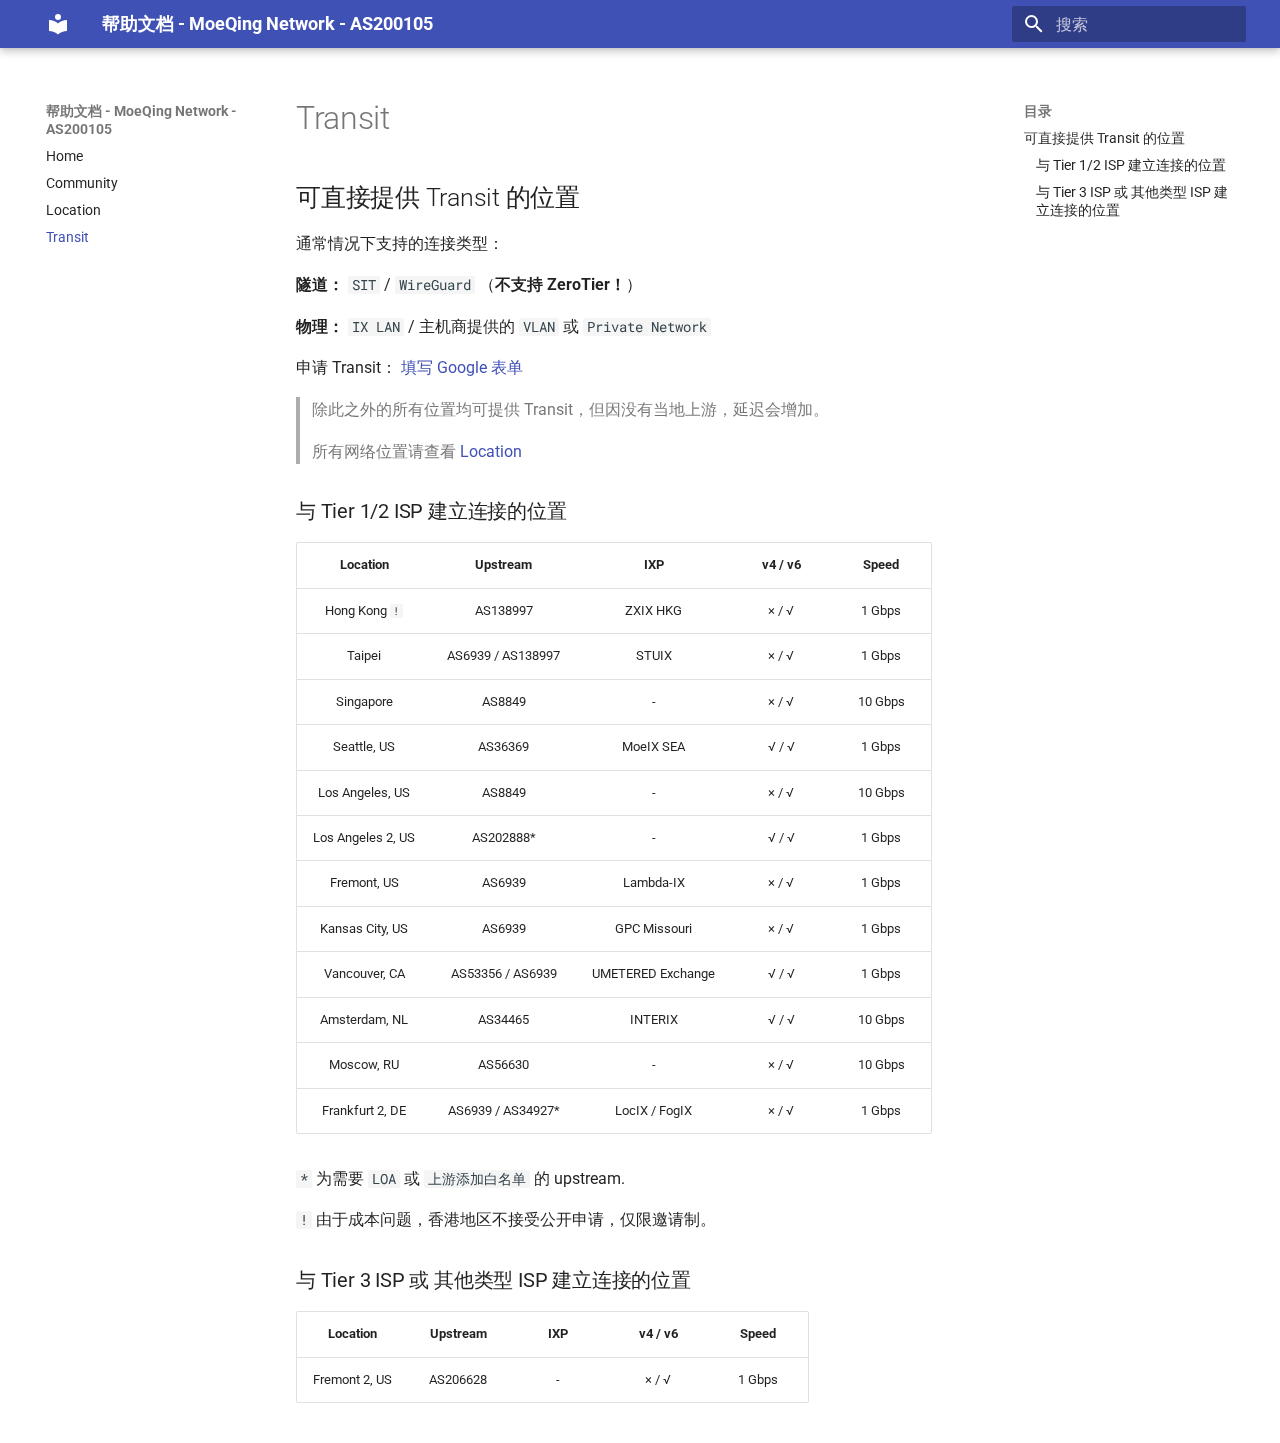
<file: transit/index.html>
<!doctype html>
<html lang="zh" class="no-js">
  <head>
    
      <meta charset="utf-8">
      <meta name="viewport" content="width=device-width,initial-scale=1">
      
      
      
      
        <link rel="prev" href="../location/">
      
      
      <link rel="icon" href="../assets/images/favicon.png">
      <meta name="generator" content="mkdocs-1.4.2, mkdocs-material-9.1.8">
    
    
      
        <title>Transit - 帮助文档 - MoeQing Network - AS200105</title>
      
    
    
      <link rel="stylesheet" href="../assets/stylesheets/main.ded33207.min.css">
      
      

    
    
    
      
        
        
        <link rel="preconnect" href="https://fonts.gstatic.com" crossorigin>
        <link rel="stylesheet" href="https://fonts.googleapis.com/css?family=Roboto:300,300i,400,400i,700,700i%7CRoboto+Mono:400,400i,700,700i&display=fallback">
        <style>:root{--md-text-font:"Roboto";--md-code-font:"Roboto Mono"}</style>
      
    
    
      <link rel="stylesheet" href="../css/hidefooter.css">
    
    <script>__md_scope=new URL("..",location),__md_hash=e=>[...e].reduce((e,_)=>(e<<5)-e+_.charCodeAt(0),0),__md_get=(e,_=localStorage,t=__md_scope)=>JSON.parse(_.getItem(t.pathname+"."+e)),__md_set=(e,_,t=localStorage,a=__md_scope)=>{try{t.setItem(a.pathname+"."+e,JSON.stringify(_))}catch(e){}}</script>
    
      

    
    
    
  </head>
  
  
    <body dir="ltr">
  
    
    
      <script>var palette=__md_get("__palette");if(palette&&"object"==typeof palette.color)for(var key of Object.keys(palette.color))document.body.setAttribute("data-md-color-"+key,palette.color[key])</script>
    
    <input class="md-toggle" data-md-toggle="drawer" type="checkbox" id="__drawer" autocomplete="off">
    <input class="md-toggle" data-md-toggle="search" type="checkbox" id="__search" autocomplete="off">
    <label class="md-overlay" for="__drawer"></label>
    <div data-md-component="skip">
      
        
        <a href="#transit" class="md-skip">
          跳转至
        </a>
      
    </div>
    <div data-md-component="announce">
      
    </div>
    
    
      

  

<header class="md-header md-header--shadow" data-md-component="header">
  <nav class="md-header__inner md-grid" aria-label="页眉">
    <a href=".." title="帮助文档 - MoeQing Network - AS200105" class="md-header__button md-logo" aria-label="帮助文档 - MoeQing Network - AS200105" data-md-component="logo">
      
  
  <svg xmlns="http://www.w3.org/2000/svg" viewBox="0 0 24 24"><path d="M12 8a3 3 0 0 0 3-3 3 3 0 0 0-3-3 3 3 0 0 0-3 3 3 3 0 0 0 3 3m0 3.54C9.64 9.35 6.5 8 3 8v11c3.5 0 6.64 1.35 9 3.54 2.36-2.19 5.5-3.54 9-3.54V8c-3.5 0-6.64 1.35-9 3.54Z"/></svg>

    </a>
    <label class="md-header__button md-icon" for="__drawer">
      <svg xmlns="http://www.w3.org/2000/svg" viewBox="0 0 24 24"><path d="M3 6h18v2H3V6m0 5h18v2H3v-2m0 5h18v2H3v-2Z"/></svg>
    </label>
    <div class="md-header__title" data-md-component="header-title">
      <div class="md-header__ellipsis">
        <div class="md-header__topic">
          <span class="md-ellipsis">
            帮助文档 - MoeQing Network - AS200105
          </span>
        </div>
        <div class="md-header__topic" data-md-component="header-topic">
          <span class="md-ellipsis">
            
              Transit
            
          </span>
        </div>
      </div>
    </div>
    
    
    
      <label class="md-header__button md-icon" for="__search">
        <svg xmlns="http://www.w3.org/2000/svg" viewBox="0 0 24 24"><path d="M9.5 3A6.5 6.5 0 0 1 16 9.5c0 1.61-.59 3.09-1.56 4.23l.27.27h.79l5 5-1.5 1.5-5-5v-.79l-.27-.27A6.516 6.516 0 0 1 9.5 16 6.5 6.5 0 0 1 3 9.5 6.5 6.5 0 0 1 9.5 3m0 2C7 5 5 7 5 9.5S7 14 9.5 14 14 12 14 9.5 12 5 9.5 5Z"/></svg>
      </label>
      <div class="md-search" data-md-component="search" role="dialog">
  <label class="md-search__overlay" for="__search"></label>
  <div class="md-search__inner" role="search">
    <form class="md-search__form" name="search">
      <input type="text" class="md-search__input" name="query" aria-label="搜索" placeholder="搜索" autocapitalize="off" autocorrect="off" autocomplete="off" spellcheck="false" data-md-component="search-query" required>
      <label class="md-search__icon md-icon" for="__search">
        <svg xmlns="http://www.w3.org/2000/svg" viewBox="0 0 24 24"><path d="M9.5 3A6.5 6.5 0 0 1 16 9.5c0 1.61-.59 3.09-1.56 4.23l.27.27h.79l5 5-1.5 1.5-5-5v-.79l-.27-.27A6.516 6.516 0 0 1 9.5 16 6.5 6.5 0 0 1 3 9.5 6.5 6.5 0 0 1 9.5 3m0 2C7 5 5 7 5 9.5S7 14 9.5 14 14 12 14 9.5 12 5 9.5 5Z"/></svg>
        <svg xmlns="http://www.w3.org/2000/svg" viewBox="0 0 24 24"><path d="M20 11v2H8l5.5 5.5-1.42 1.42L4.16 12l7.92-7.92L13.5 5.5 8 11h12Z"/></svg>
      </label>
      <nav class="md-search__options" aria-label="查找">
        
        <button type="reset" class="md-search__icon md-icon" title="清空当前内容" aria-label="清空当前内容" tabindex="-1">
          <svg xmlns="http://www.w3.org/2000/svg" viewBox="0 0 24 24"><path d="M19 6.41 17.59 5 12 10.59 6.41 5 5 6.41 10.59 12 5 17.59 6.41 19 12 13.41 17.59 19 19 17.59 13.41 12 19 6.41Z"/></svg>
        </button>
      </nav>
      
    </form>
    <div class="md-search__output">
      <div class="md-search__scrollwrap" data-md-scrollfix>
        <div class="md-search-result" data-md-component="search-result">
          <div class="md-search-result__meta">
            正在初始化搜索引擎
          </div>
          <ol class="md-search-result__list" role="presentation"></ol>
        </div>
      </div>
    </div>
  </div>
</div>
    
    
  </nav>
  
</header>
    
    <div class="md-container" data-md-component="container">
      
      
        
          
        
      
      <main class="md-main" data-md-component="main">
        <div class="md-main__inner md-grid">
          
            
              
              <div class="md-sidebar md-sidebar--primary" data-md-component="sidebar" data-md-type="navigation" >
                <div class="md-sidebar__scrollwrap">
                  <div class="md-sidebar__inner">
                    


<nav class="md-nav md-nav--primary" aria-label="导航栏" data-md-level="0">
  <label class="md-nav__title" for="__drawer">
    <a href=".." title="帮助文档 - MoeQing Network - AS200105" class="md-nav__button md-logo" aria-label="帮助文档 - MoeQing Network - AS200105" data-md-component="logo">
      
  
  <svg xmlns="http://www.w3.org/2000/svg" viewBox="0 0 24 24"><path d="M12 8a3 3 0 0 0 3-3 3 3 0 0 0-3-3 3 3 0 0 0-3 3 3 3 0 0 0 3 3m0 3.54C9.64 9.35 6.5 8 3 8v11c3.5 0 6.64 1.35 9 3.54 2.36-2.19 5.5-3.54 9-3.54V8c-3.5 0-6.64 1.35-9 3.54Z"/></svg>

    </a>
    帮助文档 - MoeQing Network - AS200105
  </label>
  
  <ul class="md-nav__list" data-md-scrollfix>
    
      
      
      

  
  
  
    <li class="md-nav__item">
      <a href=".." class="md-nav__link">
        Home
      </a>
    </li>
  

    
      
      
      

  
  
  
    <li class="md-nav__item">
      <a href="../community/" class="md-nav__link">
        Community
      </a>
    </li>
  

    
      
      
      

  
  
  
    <li class="md-nav__item">
      <a href="../location/" class="md-nav__link">
        Location
      </a>
    </li>
  

    
      
      
      

  
  
    
  
  
    <li class="md-nav__item md-nav__item--active">
      
      <input class="md-nav__toggle md-toggle" type="checkbox" id="__toc">
      
      
      
        <label class="md-nav__link md-nav__link--active" for="__toc">
          Transit
          <span class="md-nav__icon md-icon"></span>
        </label>
      
      <a href="./" class="md-nav__link md-nav__link--active">
        Transit
      </a>
      
        

<nav class="md-nav md-nav--secondary" aria-label="目录">
  
  
  
  
    <label class="md-nav__title" for="__toc">
      <span class="md-nav__icon md-icon"></span>
      目录
    </label>
    <ul class="md-nav__list" data-md-component="toc" data-md-scrollfix>
      
        <li class="md-nav__item">
  <a href="#transit" class="md-nav__link">
    可直接提供 Transit 的位置
  </a>
  
    <nav class="md-nav" aria-label="可直接提供 Transit 的位置">
      <ul class="md-nav__list">
        
          <li class="md-nav__item">
  <a href="#tier-12-isp" class="md-nav__link">
    与 Tier 1/2 ISP 建立连接的位置
  </a>
  
</li>
        
          <li class="md-nav__item">
  <a href="#tier-3-isp-isp" class="md-nav__link">
    与 Tier 3 ISP 或 其他类型 ISP 建立连接的位置
  </a>
  
</li>
        
      </ul>
    </nav>
  
</li>
      
    </ul>
  
</nav>
      
    </li>
  

    
  </ul>
</nav>
                  </div>
                </div>
              </div>
            
            
              
              <div class="md-sidebar md-sidebar--secondary" data-md-component="sidebar" data-md-type="toc" >
                <div class="md-sidebar__scrollwrap">
                  <div class="md-sidebar__inner">
                    

<nav class="md-nav md-nav--secondary" aria-label="目录">
  
  
  
  
    <label class="md-nav__title" for="__toc">
      <span class="md-nav__icon md-icon"></span>
      目录
    </label>
    <ul class="md-nav__list" data-md-component="toc" data-md-scrollfix>
      
        <li class="md-nav__item">
  <a href="#transit" class="md-nav__link">
    可直接提供 Transit 的位置
  </a>
  
    <nav class="md-nav" aria-label="可直接提供 Transit 的位置">
      <ul class="md-nav__list">
        
          <li class="md-nav__item">
  <a href="#tier-12-isp" class="md-nav__link">
    与 Tier 1/2 ISP 建立连接的位置
  </a>
  
</li>
        
          <li class="md-nav__item">
  <a href="#tier-3-isp-isp" class="md-nav__link">
    与 Tier 3 ISP 或 其他类型 ISP 建立连接的位置
  </a>
  
</li>
        
      </ul>
    </nav>
  
</li>
      
    </ul>
  
</nav>
                  </div>
                </div>
              </div>
            
          
          
            <div class="md-content" data-md-component="content">
              <article class="md-content__inner md-typeset">
                
                  


  <h1>Transit</h1>

<h2 id="transit">可直接提供 Transit 的位置</h2>
<p>通常情况下支持的连接类型：</p>
<p><strong>隧道：</strong> <code>SIT</code> / <code>WireGuard</code> （<strong>不支持 ZeroTier！</strong>）</p>
<p><strong>物理：</strong> <code>IX LAN</code> / 主机商提供的 <code>VLAN</code> 或 <code>Private Network</code></p>
<p>申请 Transit： <a href="https://docs.google.com/forms/d/1SasEOAeSqNKDwfeY1-lgq1L020n0V3ashHsIe--elhk">填写 Google 表单</a></p>
<blockquote>
<p>除此之外的所有位置均可提供 Transit，但因没有当地上游，延迟会增加。</p>
<p>所有网络位置请查看 <a href="../location/">Location</a></p>
</blockquote>
<h3 id="tier-12-isp">与 Tier 1/2 ISP 建立连接的位置</h3>
<table>
<thead>
<tr>
<th align="center">Location</th>
<th align="center">Upstream</th>
<th align="center">IXP</th>
<th align="center">v4 / v6</th>
<th align="center">Speed</th>
</tr>
</thead>
<tbody>
<tr>
<td align="center">Hong Kong <code>!</code></td>
<td align="center">AS138997</td>
<td align="center">ZXIX HKG</td>
<td align="center">× / √</td>
<td align="center">1 Gbps</td>
</tr>
<tr>
<td align="center">Taipei</td>
<td align="center">AS6939 / AS138997</td>
<td align="center">STUIX</td>
<td align="center">× / √</td>
<td align="center">1 Gbps</td>
</tr>
<tr>
<td align="center">Singapore</td>
<td align="center">AS8849</td>
<td align="center">-</td>
<td align="center">× / √</td>
<td align="center">10 Gbps</td>
</tr>
<tr>
<td align="center">Seattle, US</td>
<td align="center">AS36369</td>
<td align="center">MoeIX SEA</td>
<td align="center">√ / √</td>
<td align="center">1 Gbps</td>
</tr>
<tr>
<td align="center">Los Angeles, US</td>
<td align="center">AS8849</td>
<td align="center">-</td>
<td align="center">× / √</td>
<td align="center">10 Gbps</td>
</tr>
<tr>
<td align="center">Los Angeles 2, US</td>
<td align="center">AS202888*</td>
<td align="center">-</td>
<td align="center">√ / √</td>
<td align="center">1 Gbps</td>
</tr>
<tr>
<td align="center">Fremont, US</td>
<td align="center">AS6939</td>
<td align="center">Lambda-IX</td>
<td align="center">× / √</td>
<td align="center">1 Gbps</td>
</tr>
<tr>
<td align="center">Kansas City, US</td>
<td align="center">AS6939</td>
<td align="center">GPC Missouri</td>
<td align="center">× / √</td>
<td align="center">1 Gbps</td>
</tr>
<tr>
<td align="center">Vancouver, CA</td>
<td align="center">AS53356 / AS6939</td>
<td align="center">UMETERED Exchange</td>
<td align="center">√ / √</td>
<td align="center">1 Gbps</td>
</tr>
<tr>
<td align="center">Amsterdam, NL</td>
<td align="center">AS34465</td>
<td align="center">INTERIX</td>
<td align="center">√ / √</td>
<td align="center">10 Gbps</td>
</tr>
<tr>
<td align="center">Moscow, RU</td>
<td align="center">AS56630</td>
<td align="center">-</td>
<td align="center">× / √</td>
<td align="center">10 Gbps</td>
</tr>
<tr>
<td align="center">Frankfurt 2, DE</td>
<td align="center">AS6939 / AS34927*</td>
<td align="center">LocIX / FogIX</td>
<td align="center">× / √</td>
<td align="center">1 Gbps</td>
</tr>
</tbody>
</table>
<p><code>*</code> 为需要 <code>LOA</code> 或 <code>上游添加白名单</code> 的 upstream.</p>
<p><code>!</code> 由于成本问题，香港地区不接受公开申请，仅限邀请制。</p>
<h3 id="tier-3-isp-isp">与 Tier 3 ISP 或 其他类型 ISP 建立连接的位置</h3>
<table>
<thead>
<tr>
<th align="center">Location</th>
<th align="center">Upstream</th>
<th align="center">IXP</th>
<th align="center">v4 / v6</th>
<th align="center">Speed</th>
</tr>
</thead>
<tbody>
<tr>
<td align="center">Fremont 2, US</td>
<td align="center">AS206628</td>
<td align="center">-</td>
<td align="center">× / √</td>
<td align="center">1 Gbps</td>
</tr>
</tbody>
</table>





                
              </article>
            </div>
          
          
        </div>
        
      </main>
      
        <footer class="md-footer">
  
  <div class="md-footer-meta md-typeset">
    <div class="md-footer-meta__inner md-grid">
      <div class="md-copyright">
  
  
    Made with
    <a href="https://squidfunk.github.io/mkdocs-material/" target="_blank" rel="noopener">
      Material for MkDocs
    </a>
  
</div>
      
    </div>
  </div>
</footer>
      
    </div>
    <div class="md-dialog" data-md-component="dialog">
      <div class="md-dialog__inner md-typeset"></div>
    </div>
    
    <script id="__config" type="application/json">{"base": "..", "features": [], "search": "../assets/javascripts/workers/search.208ed371.min.js", "translations": {"clipboard.copied": "\u5df2\u590d\u5236", "clipboard.copy": "\u590d\u5236", "search.result.more.one": "\u5728\u8be5\u9875\u4e0a\u8fd8\u6709 1 \u4e2a\u7b26\u5408\u6761\u4ef6\u7684\u7ed3\u679c", "search.result.more.other": "\u5728\u8be5\u9875\u4e0a\u8fd8\u6709 # \u4e2a\u7b26\u5408\u6761\u4ef6\u7684\u7ed3\u679c", "search.result.none": "\u6ca1\u6709\u627e\u5230\u7b26\u5408\u6761\u4ef6\u7684\u7ed3\u679c", "search.result.one": "\u627e\u5230 1 \u4e2a\u7b26\u5408\u6761\u4ef6\u7684\u7ed3\u679c", "search.result.other": "# \u4e2a\u7b26\u5408\u6761\u4ef6\u7684\u7ed3\u679c", "search.result.placeholder": "\u952e\u5165\u4ee5\u5f00\u59cb\u641c\u7d22", "search.result.term.missing": "\u7f3a\u5c11", "select.version": "\u9009\u62e9\u5f53\u524d\u7248\u672c"}}</script>
    
    
      <script src="../assets/javascripts/bundle.51198bba.min.js"></script>
      
    
  </body>
</html>
</file>
<file: css/hidefooter.css>
footer {
    display: none
}
</file>
<file: assets/stylesheets/main.ded33207.min.css>
@charset "UTF-8";html{-webkit-text-size-adjust:none;-moz-text-size-adjust:none;text-size-adjust:none;box-sizing:border-box}*,:after,:before{box-sizing:inherit}@media (prefers-reduced-motion){*,:after,:before{transition:none!important}}body{margin:0}a,button,input,label{-webkit-tap-highlight-color:transparent}a{color:inherit;text-decoration:none}hr{border:0;box-sizing:initial;display:block;height:.05rem;overflow:visible;padding:0}small{font-size:80%}sub,sup{line-height:1em}img{border-style:none}table{border-collapse:initial;border-spacing:0}td,th{font-weight:400;vertical-align:top}button{background:#0000;border:0;font-family:inherit;font-size:inherit;margin:0;padding:0}input{border:0;outline:none}:root{--md-primary-fg-color:#4051b5;--md-primary-fg-color--light:#5d6cc0;--md-primary-fg-color--dark:#303fa1;--md-primary-bg-color:#fff;--md-primary-bg-color--light:#ffffffb3;--md-accent-fg-color:#526cfe;--md-accent-fg-color--transparent:#526cfe1a;--md-accent-bg-color:#fff;--md-accent-bg-color--light:#ffffffb3}:root,[data-md-color-scheme=default]{--md-default-fg-color:#000000de;--md-default-fg-color--light:#0000008a;--md-default-fg-color--lighter:#00000052;--md-default-fg-color--lightest:#00000012;--md-default-bg-color:#fff;--md-default-bg-color--light:#ffffffb3;--md-default-bg-color--lighter:#ffffff4d;--md-default-bg-color--lightest:#ffffff1f;--md-code-fg-color:#36464e;--md-code-bg-color:#f5f5f5;--md-code-hl-color:#ffff0080;--md-code-hl-number-color:#d52a2a;--md-code-hl-special-color:#db1457;--md-code-hl-function-color:#a846b9;--md-code-hl-constant-color:#6e59d9;--md-code-hl-keyword-color:#3f6ec6;--md-code-hl-string-color:#1c7d4d;--md-code-hl-name-color:var(--md-code-fg-color);--md-code-hl-operator-color:var(--md-default-fg-color--light);--md-code-hl-punctuation-color:var(--md-default-fg-color--light);--md-code-hl-comment-color:var(--md-default-fg-color--light);--md-code-hl-generic-color:var(--md-default-fg-color--light);--md-code-hl-variable-color:var(--md-default-fg-color--light);--md-typeset-color:var(--md-default-fg-color);--md-typeset-a-color:var(--md-primary-fg-color);--md-typeset-mark-color:#ffff0080;--md-typeset-del-color:#f5503d26;--md-typeset-ins-color:#0bd57026;--md-typeset-kbd-color:#fafafa;--md-typeset-kbd-accent-color:#fff;--md-typeset-kbd-border-color:#b8b8b8;--md-typeset-table-color:#0000001f;--md-typeset-table-color--light:rgba(0,0,0,.035);--md-admonition-fg-color:var(--md-default-fg-color);--md-admonition-bg-color:var(--md-default-bg-color);--md-warning-fg-color:#000000de;--md-warning-bg-color:#ff9;--md-footer-fg-color:#fff;--md-footer-fg-color--light:#ffffffb3;--md-footer-fg-color--lighter:#ffffff73;--md-footer-bg-color:#000000de;--md-footer-bg-color--dark:#00000052;--md-shadow-z1:0 0.2rem 0.5rem #0000000d,0 0 0.05rem #0000001a;--md-shadow-z2:0 0.2rem 0.5rem #0000001a,0 0 0.05rem #00000040;--md-shadow-z3:0 0.2rem 0.5rem #0003,0 0 0.05rem #00000059}.md-icon svg{fill:currentcolor;display:block;height:1.2rem;width:1.2rem}body{-webkit-font-smoothing:antialiased;-moz-osx-font-smoothing:grayscale;--md-text-font-family:var(--md-text-font,_),-apple-system,BlinkMacSystemFont,Helvetica,Arial,sans-serif;--md-code-font-family:var(--md-code-font,_),SFMono-Regular,Consolas,Menlo,monospace}aside,body,input{font-feature-settings:"kern","liga";color:var(--md-typeset-color);font-family:var(--md-text-font-family)}code,kbd,pre{font-feature-settings:"kern";font-family:var(--md-code-font-family)}:root{--md-typeset-table-sort-icon:url('data:image/svg+xml;charset=utf-8,<svg xmlns="http://www.w3.org/2000/svg" viewBox="0 0 24 24"><path d="m18 21-4-4h3V7h-3l4-4 4 4h-3v10h3M2 19v-2h10v2M2 13v-2h7v2M2 7V5h4v2H2Z"/></svg>');--md-typeset-table-sort-icon--asc:url('data:image/svg+xml;charset=utf-8,<svg xmlns="http://www.w3.org/2000/svg" viewBox="0 0 24 24"><path d="M19 17h3l-4 4-4-4h3V3h2M2 17h10v2H2M6 5v2H2V5m0 6h7v2H2v-2Z"/></svg>');--md-typeset-table-sort-icon--desc:url('data:image/svg+xml;charset=utf-8,<svg xmlns="http://www.w3.org/2000/svg" viewBox="0 0 24 24"><path d="M19 7h3l-4-4-4 4h3v14h2M2 17h10v2H2M6 5v2H2V5m0 6h7v2H2v-2Z"/></svg>')}.md-typeset{-webkit-print-color-adjust:exact;color-adjust:exact;font-size:.8rem;line-height:1.6}@media print{.md-typeset{font-size:.68rem}}.md-typeset blockquote,.md-typeset dl,.md-typeset figure,.md-typeset ol,.md-typeset pre,.md-typeset ul{margin-bottom:1em;margin-top:1em}.md-typeset h1{color:var(--md-default-fg-color--light);font-size:2em;line-height:1.3;margin:0 0 1.25em}.md-typeset h1,.md-typeset h2{font-weight:300;letter-spacing:-.01em}.md-typeset h2{font-size:1.5625em;line-height:1.4;margin:1.6em 0 .64em}.md-typeset h3{font-size:1.25em;font-weight:400;letter-spacing:-.01em;line-height:1.5;margin:1.6em 0 .8em}.md-typeset h2+h3{margin-top:.8em}.md-typeset h4{font-weight:700;letter-spacing:-.01em;margin:1em 0}.md-typeset h5,.md-typeset h6{color:var(--md-default-fg-color--light);font-size:.8em;font-weight:700;letter-spacing:-.01em;margin:1.25em 0}.md-typeset h5{text-transform:uppercase}.md-typeset hr{border-bottom:.05rem solid var(--md-default-fg-color--lightest);display:flow-root;margin:1.5em 0}.md-typeset a{color:var(--md-typeset-a-color);word-break:break-word}.md-typeset a,.md-typeset a:before{transition:color 125ms}.md-typeset a:focus,.md-typeset a:hover{color:var(--md-accent-fg-color)}.md-typeset a:focus code,.md-typeset a:hover code{background-color:var(--md-accent-fg-color--transparent)}.md-typeset a code{color:currentcolor;transition:background-color 125ms}.md-typeset a.focus-visible{outline-color:var(--md-accent-fg-color);outline-offset:.2rem}.md-typeset code,.md-typeset kbd,.md-typeset pre{color:var(--md-code-fg-color);direction:ltr;font-variant-ligatures:none}@media print{.md-typeset code,.md-typeset kbd,.md-typeset pre{white-space:pre-wrap}}.md-typeset code{background-color:var(--md-code-bg-color);border-radius:.1rem;-webkit-box-decoration-break:clone;box-decoration-break:clone;font-size:.85em;padding:0 .2941176471em;word-break:break-word}.md-typeset code:not(.focus-visible){-webkit-tap-highlight-color:transparent;outline:none}.md-typeset pre{display:flow-root;line-height:1.4;position:relative}.md-typeset pre>code{-webkit-box-decoration-break:slice;box-decoration-break:slice;box-shadow:none;display:block;margin:0;outline-color:var(--md-accent-fg-color);overflow:auto;padding:.7720588235em 1.1764705882em;scrollbar-color:var(--md-default-fg-color--lighter) #0000;scrollbar-width:thin;touch-action:auto;word-break:normal}.md-typeset pre>code:hover{scrollbar-color:var(--md-accent-fg-color) #0000}.md-typeset pre>code::-webkit-scrollbar{height:.2rem;width:.2rem}.md-typeset pre>code::-webkit-scrollbar-thumb{background-color:var(--md-default-fg-color--lighter)}.md-typeset pre>code::-webkit-scrollbar-thumb:hover{background-color:var(--md-accent-fg-color)}.md-typeset kbd{background-color:var(--md-typeset-kbd-color);border-radius:.1rem;box-shadow:0 .1rem 0 .05rem var(--md-typeset-kbd-border-color),0 .1rem 0 var(--md-typeset-kbd-border-color),0 -.1rem .2rem var(--md-typeset-kbd-accent-color) inset;color:var(--md-default-fg-color);display:inline-block;font-size:.75em;padding:0 .6666666667em;vertical-align:text-top;word-break:break-word}.md-typeset mark{background-color:var(--md-typeset-mark-color);-webkit-box-decoration-break:clone;box-decoration-break:clone;color:inherit;word-break:break-word}.md-typeset abbr{border-bottom:.05rem dotted var(--md-default-fg-color--light);cursor:help;text-decoration:none}@media (hover:none){.md-typeset abbr[title]:focus:after,.md-typeset abbr[title]:hover:after{background-color:var(--md-default-fg-color);border-radius:.1rem;box-shadow:var(--md-shadow-z3);color:var(--md-default-bg-color);content:attr(title);font-size:.7rem;left:.8rem;margin-top:2em;padding:.2rem .3rem;position:absolute;right:.8rem}}.md-typeset small{opacity:.75}[dir=ltr] .md-typeset sub,[dir=ltr] .md-typeset sup{margin-left:.078125em}[dir=rtl] .md-typeset sub,[dir=rtl] .md-typeset sup{margin-right:.078125em}[dir=ltr] .md-typeset blockquote{padding-left:.6rem}[dir=rtl] .md-typeset blockquote{padding-right:.6rem}[dir=ltr] .md-typeset blockquote{border-left:.2rem solid var(--md-default-fg-color--lighter)}[dir=rtl] .md-typeset blockquote{border-right:.2rem solid var(--md-default-fg-color--lighter)}.md-typeset blockquote{color:var(--md-default-fg-color--light);margin-left:0;margin-right:0}.md-typeset ul{list-style-type:disc}[dir=ltr] .md-typeset ol,[dir=ltr] .md-typeset ul{margin-left:.625em}[dir=rtl] .md-typeset ol,[dir=rtl] .md-typeset ul{margin-right:.625em}.md-typeset ol,.md-typeset ul{padding:0}.md-typeset ol:not([hidden]),.md-typeset ul:not([hidden]){display:flow-root}.md-typeset ol ol,.md-typeset ul ol{list-style-type:lower-alpha}.md-typeset ol ol ol,.md-typeset ul ol ol{list-style-type:lower-roman}[dir=ltr] .md-typeset ol li,[dir=ltr] .md-typeset ul li{margin-left:1.25em}[dir=rtl] .md-typeset ol li,[dir=rtl] .md-typeset ul li{margin-right:1.25em}.md-typeset ol li,.md-typeset ul li{margin-bottom:.5em}.md-typeset ol li blockquote,.md-typeset ol li p,.md-typeset ul li blockquote,.md-typeset ul li p{margin:.5em 0}.md-typeset ol li:last-child,.md-typeset ul li:last-child{margin-bottom:0}[dir=ltr] .md-typeset ol li ol,[dir=ltr] .md-typeset ol li ul,[dir=ltr] .md-typeset ul li ol,[dir=ltr] .md-typeset ul li ul{margin-left:.625em}[dir=rtl] .md-typeset ol li ol,[dir=rtl] .md-typeset ol li ul,[dir=rtl] .md-typeset ul li ol,[dir=rtl] .md-typeset ul li ul{margin-right:.625em}.md-typeset ol li ol,.md-typeset ol li ul,.md-typeset ul li ol,.md-typeset ul li ul{margin-bottom:.5em;margin-top:.5em}[dir=ltr] .md-typeset dd{margin-left:1.875em}[dir=rtl] .md-typeset dd{margin-right:1.875em}.md-typeset dd{margin-bottom:1.5em;margin-top:1em}.md-typeset img,.md-typeset svg,.md-typeset video{height:auto;max-width:100%}.md-typeset img[align=left]{margin:1em 1em 1em 0}.md-typeset img[align=right]{margin:1em 0 1em 1em}.md-typeset img[align]:only-child{margin-top:0}.md-typeset img[src$="#gh-dark-mode-only"],.md-typeset img[src$="#only-dark"]{display:none}.md-typeset figure{display:flow-root;margin:1em auto;max-width:100%;text-align:center;width:-webkit-fit-content;width:-moz-fit-content;width:fit-content}.md-typeset figure img{display:block}.md-typeset figcaption{font-style:italic;margin:1em auto;max-width:24rem}.md-typeset iframe{max-width:100%}.md-typeset table:not([class]){background-color:var(--md-default-bg-color);border:.05rem solid var(--md-typeset-table-color);border-radius:.1rem;display:inline-block;font-size:.64rem;max-width:100%;overflow:auto;touch-action:auto}@media print{.md-typeset table:not([class]){display:table}}.md-typeset table:not([class])+*{margin-top:1.5em}.md-typeset table:not([class]) td>:first-child,.md-typeset table:not([class]) th>:first-child{margin-top:0}.md-typeset table:not([class]) td>:last-child,.md-typeset table:not([class]) th>:last-child{margin-bottom:0}.md-typeset table:not([class]) td:not([align]),.md-typeset table:not([class]) th:not([align]){text-align:left}[dir=rtl] .md-typeset table:not([class]) td:not([align]),[dir=rtl] .md-typeset table:not([class]) th:not([align]){text-align:right}.md-typeset table:not([class]) th{font-weight:700;min-width:5rem;padding:.9375em 1.25em;vertical-align:top}.md-typeset table:not([class]) td{border-top:.05rem solid var(--md-typeset-table-color);padding:.9375em 1.25em;vertical-align:top}.md-typeset table:not([class]) tbody tr{transition:background-color 125ms}.md-typeset table:not([class]) tbody tr:hover{background-color:var(--md-typeset-table-color--light);box-shadow:0 .05rem 0 var(--md-default-bg-color) inset}.md-typeset table:not([class]) a{word-break:normal}.md-typeset table th[role=columnheader]{cursor:pointer}[dir=ltr] .md-typeset table th[role=columnheader]:after{margin-left:.5em}[dir=rtl] .md-typeset table th[role=columnheader]:after{margin-right:.5em}.md-typeset table th[role=columnheader]:after{content:"";display:inline-block;height:1.2em;-webkit-mask-image:var(--md-typeset-table-sort-icon);mask-image:var(--md-typeset-table-sort-icon);-webkit-mask-repeat:no-repeat;mask-repeat:no-repeat;-webkit-mask-size:contain;mask-size:contain;transition:background-color 125ms;vertical-align:text-bottom;width:1.2em}.md-typeset table th[role=columnheader]:hover:after{background-color:var(--md-default-fg-color--lighter)}.md-typeset table th[role=columnheader][aria-sort=ascending]:after{background-color:var(--md-default-fg-color--light);-webkit-mask-image:var(--md-typeset-table-sort-icon--asc);mask-image:var(--md-typeset-table-sort-icon--asc)}.md-typeset table th[role=columnheader][aria-sort=descending]:after{background-color:var(--md-default-fg-color--light);-webkit-mask-image:var(--md-typeset-table-sort-icon--desc);mask-image:var(--md-typeset-table-sort-icon--desc)}.md-typeset__scrollwrap{margin:1em -.8rem;overflow-x:auto;touch-action:auto}.md-typeset__table{display:inline-block;margin-bottom:.5em;padding:0 .8rem}@media print{.md-typeset__table{display:block}}html .md-typeset__table table{display:table;margin:0;overflow:hidden;width:100%}@media screen and (max-width:44.9375em){.md-content__inner>pre{margin:1em -.8rem}.md-content__inner>pre code{border-radius:0}}.md-banner{background-color:var(--md-footer-bg-color);color:var(--md-footer-fg-color);overflow:auto}@media print{.md-banner{display:none}}.md-banner--warning{background-color:var(--md-warning-bg-color);color:var(--md-warning-fg-color)}.md-banner__inner{font-size:.7rem;margin:.6rem auto;padding:0 .8rem}[dir=ltr] .md-banner__button{float:right}[dir=rtl] .md-banner__button{float:left}.md-banner__button{color:inherit;cursor:pointer;transition:opacity .25s}.md-banner__button:hover{opacity:.7}html{font-size:125%;height:100%;overflow-x:hidden}@media screen and (min-width:100em){html{font-size:137.5%}}@media screen and (min-width:125em){html{font-size:150%}}body{background-color:var(--md-default-bg-color);display:flex;flex-direction:column;font-size:.5rem;min-height:100%;position:relative;width:100%}@media print{body{display:block}}@media screen and (max-width:59.9375em){body[data-md-scrolllock]{position:fixed}}.md-grid{margin-left:auto;margin-right:auto;max-width:61rem}.md-container{display:flex;flex-direction:column;flex-grow:1}@media print{.md-container{display:block}}.md-main{flex-grow:1}.md-main__inner{display:flex;height:100%;margin-top:1.5rem}.md-ellipsis{overflow:hidden;text-overflow:ellipsis}.md-toggle{display:none}.md-option{height:0;opacity:0;position:absolute;width:0}.md-option:checked+label:not([hidden]){display:block}.md-option.focus-visible+label{outline-color:var(--md-accent-fg-color);outline-style:auto}.md-skip{background-color:var(--md-default-fg-color);border-radius:.1rem;color:var(--md-default-bg-color);font-size:.64rem;margin:.5rem;opacity:0;outline-color:var(--md-accent-fg-color);padding:.3rem .5rem;position:fixed;transform:translateY(.4rem);z-index:-1}.md-skip:focus{opacity:1;transform:translateY(0);transition:transform .25s cubic-bezier(.4,0,.2,1),opacity 175ms 75ms;z-index:10}@page{margin:25mm}:root{--md-clipboard-icon:url('data:image/svg+xml;charset=utf-8,<svg xmlns="http://www.w3.org/2000/svg" viewBox="0 0 24 24"><path d="M19 21H8V7h11m0-2H8a2 2 0 0 0-2 2v14a2 2 0 0 0 2 2h11a2 2 0 0 0 2-2V7a2 2 0 0 0-2-2m-3-4H4a2 2 0 0 0-2 2v14h2V3h12V1Z"/></svg>')}.md-clipboard{border-radius:.1rem;color:var(--md-default-fg-color--lightest);cursor:pointer;height:1.5em;outline-color:var(--md-accent-fg-color);outline-offset:.1rem;position:absolute;right:.5em;top:.5em;transition:color .25s;width:1.5em;z-index:1}@media print{.md-clipboard{display:none}}.md-clipboard:not(.focus-visible){-webkit-tap-highlight-color:transparent;outline:none}:hover>.md-clipboard{color:var(--md-default-fg-color--light)}.md-clipboard:focus,.md-clipboard:hover{color:var(--md-accent-fg-color)}.md-clipboard:after{background-color:currentcolor;content:"";display:block;height:1.125em;margin:0 auto;-webkit-mask-image:var(--md-clipboard-icon);mask-image:var(--md-clipboard-icon);-webkit-mask-position:center;mask-position:center;-webkit-mask-repeat:no-repeat;mask-repeat:no-repeat;-webkit-mask-size:contain;mask-size:contain;width:1.125em}.md-clipboard--inline{cursor:pointer}.md-clipboard--inline code{transition:color .25s,background-color .25s}.md-clipboard--inline:focus code,.md-clipboard--inline:hover code{background-color:var(--md-accent-fg-color--transparent);color:var(--md-accent-fg-color)}@keyframes consent{0%{opacity:0;transform:translateY(100%)}to{opacity:1;transform:translateY(0)}}@keyframes overlay{0%{opacity:0}to{opacity:1}}.md-consent__overlay{animation:overlay .25s both;-webkit-backdrop-filter:blur(.1rem);backdrop-filter:blur(.1rem);background-color:#0000008a;height:100%;opacity:1;position:fixed;top:0;width:100%;z-index:5}.md-consent__inner{animation:consent .5s cubic-bezier(.1,.7,.1,1) both;background-color:var(--md-default-bg-color);border:0;border-radius:.1rem;bottom:0;box-shadow:0 0 .2rem #0000001a,0 .2rem .4rem #0003;max-height:100%;overflow:auto;padding:0;position:fixed;width:100%;z-index:5}.md-consent__form{padding:.8rem}.md-consent__settings{display:none;margin:1em 0}input:checked+.md-consent__settings{display:block}.md-consent__controls{margin-bottom:.8rem}.md-typeset .md-consent__controls .md-button{display:inline}@media screen and (max-width:44.9375em){.md-typeset .md-consent__controls .md-button{display:block;margin-top:.4rem;text-align:center;width:100%}}.md-consent label{cursor:pointer}.md-content{flex-grow:1;min-width:0}.md-content__inner{margin:0 .8rem 1.2rem;padding-top:.6rem}@media screen and (min-width:76.25em){[dir=ltr] .md-sidebar--primary:not([hidden])~.md-content>.md-content__inner{margin-left:1.2rem}[dir=ltr] .md-sidebar--secondary:not([hidden])~.md-content>.md-content__inner,[dir=rtl] .md-sidebar--primary:not([hidden])~.md-content>.md-content__inner{margin-right:1.2rem}[dir=rtl] .md-sidebar--secondary:not([hidden])~.md-content>.md-content__inner{margin-left:1.2rem}}.md-content__inner:before{content:"";display:block;height:.4rem}.md-content__inner>:last-child{margin-bottom:0}[dir=ltr] .md-content__button{float:right}[dir=rtl] .md-content__button{float:left}[dir=ltr] .md-content__button{margin-left:.4rem}[dir=rtl] .md-content__button{margin-right:.4rem}.md-content__button{margin:.4rem 0;padding:0}@media print{.md-content__button{display:none}}.md-typeset .md-content__button{color:var(--md-default-fg-color--lighter)}.md-content__button svg{display:inline;vertical-align:top}[dir=rtl] .md-content__button svg{transform:scaleX(-1)}[dir=ltr] .md-dialog{right:.8rem}[dir=rtl] .md-dialog{left:.8rem}.md-dialog{background-color:var(--md-default-fg-color);border-radius:.1rem;bottom:.8rem;box-shadow:var(--md-shadow-z3);min-width:11.1rem;opacity:0;padding:.4rem .6rem;pointer-events:none;position:fixed;transform:translateY(100%);transition:transform 0ms .4s,opacity .4s;z-index:4}@media print{.md-dialog{display:none}}.md-dialog--active{opacity:1;pointer-events:auto;transform:translateY(0);transition:transform .4s cubic-bezier(.075,.85,.175,1),opacity .4s}.md-dialog__inner{color:var(--md-default-bg-color);font-size:.7rem}.md-feedback{margin:2em 0 1em;text-align:center}.md-feedback fieldset{border:none;margin:0;padding:0}.md-feedback__title{font-weight:700;margin:1em auto}.md-feedback__inner{position:relative}.md-feedback__list{align-content:baseline;display:flex;flex-wrap:wrap;justify-content:center;position:relative}.md-feedback__list:hover .md-icon:not(:disabled){color:var(--md-default-fg-color--lighter)}:disabled .md-feedback__list{min-height:1.8rem}.md-feedback__icon{color:var(--md-default-fg-color--light);cursor:pointer;flex-shrink:0;margin:0 .1rem;transition:color 125ms}.md-feedback__icon:not(:disabled).md-icon:hover{color:var(--md-accent-fg-color)}.md-feedback__icon:disabled{color:var(--md-default-fg-color--lightest);pointer-events:none}.md-feedback__note{opacity:0;position:relative;transform:translateY(.4rem);transition:transform .4s cubic-bezier(.1,.7,.1,1),opacity .15s}.md-feedback__note>*{margin:0 auto;max-width:16rem}:disabled .md-feedback__note{opacity:1;transform:translateY(0)}.md-footer{background-color:var(--md-footer-bg-color);color:var(--md-footer-fg-color)}@media print{.md-footer{display:none}}.md-footer__inner{justify-content:space-between;overflow:auto;padding:.2rem}.md-footer__inner:not([hidden]){display:flex}.md-footer__link{align-items:end;display:flex;flex-grow:0.01;margin-bottom:.4rem;margin-top:1rem;max-width:100%;outline-color:var(--md-accent-fg-color);overflow:hidden;transition:opacity .25s}.md-footer__link:focus,.md-footer__link:hover{opacity:.7}[dir=rtl] .md-footer__link svg{transform:scaleX(-1)}@media screen and (max-width:44.9375em){.md-footer__link--prev{flex-shrink:0}.md-footer__link--prev .md-footer__title{display:none}}[dir=ltr] .md-footer__link--next{margin-left:auto}[dir=rtl] .md-footer__link--next{margin-right:auto}.md-footer__link--next{text-align:right}[dir=rtl] .md-footer__link--next{text-align:left}.md-footer__title{flex-grow:1;font-size:.9rem;margin-bottom:.7rem;max-width:calc(100% - 2.4rem);padding:0 1rem;white-space:nowrap}.md-footer__button{margin:.2rem;padding:.4rem}.md-footer__direction{font-size:.64rem;opacity:.7}.md-footer-meta{background-color:var(--md-footer-bg-color--dark)}.md-footer-meta__inner{display:flex;flex-wrap:wrap;justify-content:space-between;padding:.2rem}html .md-footer-meta.md-typeset a{color:var(--md-footer-fg-color--light)}html .md-footer-meta.md-typeset a:focus,html .md-footer-meta.md-typeset a:hover{color:var(--md-footer-fg-color)}.md-copyright{color:var(--md-footer-fg-color--lighter);font-size:.64rem;margin:auto .6rem;padding:.4rem 0;width:100%}@media screen and (min-width:45em){.md-copyright{width:auto}}.md-copyright__highlight{color:var(--md-footer-fg-color--light)}.md-social{margin:0 .4rem;padding:.2rem 0 .6rem}@media screen and (min-width:45em){.md-social{padding:.6rem 0}}.md-social__link{display:inline-block;height:1.6rem;text-align:center;width:1.6rem}.md-social__link:before{line-height:1.9}.md-social__link svg{fill:currentcolor;max-height:.8rem;vertical-align:-25%}.md-typeset .md-button{border:.1rem solid;border-radius:.1rem;color:var(--md-primary-fg-color);cursor:pointer;display:inline-block;font-weight:700;padding:.625em 2em;transition:color 125ms,background-color 125ms,border-color 125ms}.md-typeset .md-button--primary{background-color:var(--md-primary-fg-color);border-color:var(--md-primary-fg-color);color:var(--md-primary-bg-color)}.md-typeset .md-button:focus,.md-typeset .md-button:hover{background-color:var(--md-accent-fg-color);border-color:var(--md-accent-fg-color);color:var(--md-accent-bg-color)}[dir=ltr] .md-typeset .md-input{border-top-left-radius:.1rem}[dir=ltr] .md-typeset .md-input,[dir=rtl] .md-typeset .md-input{border-top-right-radius:.1rem}[dir=rtl] .md-typeset .md-input{border-top-left-radius:.1rem}.md-typeset .md-input{border-bottom:.1rem solid var(--md-default-fg-color--lighter);box-shadow:var(--md-shadow-z1);font-size:.8rem;height:1.8rem;padding:0 .6rem;transition:border .25s,box-shadow .25s}.md-typeset .md-input:focus,.md-typeset .md-input:hover{border-bottom-color:var(--md-accent-fg-color);box-shadow:var(--md-shadow-z2)}.md-typeset .md-input--stretch{width:100%}.md-header{background-color:var(--md-primary-fg-color);box-shadow:0 0 .2rem #0000,0 .2rem .4rem #0000;color:var(--md-primary-bg-color);display:block;left:0;position:sticky;right:0;top:0;z-index:4}@media print{.md-header{display:none}}.md-header[hidden]{transform:translateY(-100%);transition:transform .25s cubic-bezier(.8,0,.6,1),box-shadow .25s}.md-header--shadow{box-shadow:0 0 .2rem #0000001a,0 .2rem .4rem #0003;transition:transform .25s cubic-bezier(.1,.7,.1,1),box-shadow .25s}.md-header__inner{align-items:center;display:flex;padding:0 .2rem}.md-header__button{color:currentcolor;cursor:pointer;margin:.2rem;outline-color:var(--md-accent-fg-color);padding:.4rem;position:relative;transition:opacity .25s;vertical-align:middle;z-index:1}.md-header__button:hover{opacity:.7}.md-header__button:not([hidden]){display:inline-block}.md-header__button:not(.focus-visible){-webkit-tap-highlight-color:transparent;outline:none}.md-header__button.md-logo{margin:.2rem;padding:.4rem}@media screen and (max-width:76.1875em){.md-header__button.md-logo{display:none}}.md-header__button.md-logo img,.md-header__button.md-logo svg{fill:currentcolor;display:block;height:1.2rem;width:auto}@media screen and (min-width:60em){.md-header__button[for=__search]{display:none}}.no-js .md-header__button[for=__search]{display:none}[dir=rtl] .md-header__button[for=__search] svg{transform:scaleX(-1)}@media screen and (min-width:76.25em){.md-header__button[for=__drawer]{display:none}}.md-header__topic{display:flex;max-width:100%;position:absolute;transition:transform .4s cubic-bezier(.1,.7,.1,1),opacity .15s;white-space:nowrap}.md-header__topic+.md-header__topic{opacity:0;pointer-events:none;transform:translateX(1.25rem);transition:transform .4s cubic-bezier(1,.7,.1,.1),opacity .15s;z-index:-1}[dir=rtl] .md-header__topic+.md-header__topic{transform:translateX(-1.25rem)}.md-header__topic:first-child{font-weight:700}[dir=ltr] .md-header__title{margin-left:1rem}[dir=rtl] .md-header__title{margin-right:1rem}[dir=ltr] .md-header__title{margin-right:.4rem}[dir=rtl] .md-header__title{margin-left:.4rem}.md-header__title{flex-grow:1;font-size:.9rem;height:2.4rem;line-height:2.4rem}.md-header__title--active .md-header__topic{opacity:0;pointer-events:none;transform:translateX(-1.25rem);transition:transform .4s cubic-bezier(1,.7,.1,.1),opacity .15s;z-index:-1}[dir=rtl] .md-header__title--active .md-header__topic{transform:translateX(1.25rem)}.md-header__title--active .md-header__topic+.md-header__topic{opacity:1;pointer-events:auto;transform:translateX(0);transition:transform .4s cubic-bezier(.1,.7,.1,1),opacity .15s;z-index:0}.md-header__title>.md-header__ellipsis{height:100%;position:relative;width:100%}.md-header__option{display:flex;flex-shrink:0;max-width:100%;transition:max-width 0ms .25s,opacity .25s .25s;white-space:nowrap}[data-md-toggle=search]:checked~.md-header .md-header__option{max-width:0;opacity:0;transition:max-width 0ms,opacity 0ms}.md-header__source{display:none}@media screen and (min-width:60em){[dir=ltr] .md-header__source{margin-left:1rem}[dir=rtl] .md-header__source{margin-right:1rem}.md-header__source{display:block;max-width:11.7rem;width:11.7rem}}@media screen and (min-width:76.25em){[dir=ltr] .md-header__source{margin-left:1.4rem}[dir=rtl] .md-header__source{margin-right:1.4rem}}:root{--md-nav-icon--prev:url('data:image/svg+xml;charset=utf-8,<svg xmlns="http://www.w3.org/2000/svg" viewBox="0 0 24 24"><path d="M20 11v2H8l5.5 5.5-1.42 1.42L4.16 12l7.92-7.92L13.5 5.5 8 11h12Z"/></svg>');--md-nav-icon--next:url('data:image/svg+xml;charset=utf-8,<svg xmlns="http://www.w3.org/2000/svg" viewBox="0 0 24 24"><path d="M8.59 16.58 13.17 12 8.59 7.41 10 6l6 6-6 6-1.41-1.42Z"/></svg>');--md-toc-icon:url('data:image/svg+xml;charset=utf-8,<svg xmlns="http://www.w3.org/2000/svg" viewBox="0 0 24 24"><path d="M3 9h14V7H3v2m0 4h14v-2H3v2m0 4h14v-2H3v2m16 0h2v-2h-2v2m0-10v2h2V7h-2m0 6h2v-2h-2v2Z"/></svg>')}.md-nav{font-size:.7rem;line-height:1.3}.md-nav__title{color:var(--md-default-fg-color--light);display:block;font-weight:700;overflow:hidden;padding:0 .6rem;text-overflow:ellipsis}.md-nav__title .md-nav__button{display:none}.md-nav__title .md-nav__button img{height:100%;width:auto}.md-nav__title .md-nav__button.md-logo img,.md-nav__title .md-nav__button.md-logo svg{fill:currentcolor;display:block;height:2.4rem;max-width:100%;object-fit:contain;width:auto}.md-nav__list{list-style:none;margin:0;padding:0}.md-nav__item{padding:0 .6rem}[dir=ltr] .md-nav__item .md-nav__item{padding-right:0}[dir=rtl] .md-nav__item .md-nav__item{padding-left:0}.md-nav__link{align-items:center;cursor:pointer;display:flex;justify-content:space-between;margin-top:.625em;overflow:hidden;scroll-snap-align:start;text-overflow:ellipsis;transition:color 125ms}.md-nav__link--passed{color:var(--md-default-fg-color--light)}.md-nav__item .md-nav__link--active{color:var(--md-typeset-a-color)}.md-nav__item .md-nav__link--index [href]{width:100%}.md-nav__link:focus,.md-nav__link:hover{color:var(--md-accent-fg-color)}.md-nav__link.focus-visible{outline-color:var(--md-accent-fg-color);outline-offset:.2rem}.md-nav--primary .md-nav__link[for=__toc]{display:none}.md-nav--primary .md-nav__link[for=__toc] .md-icon:after{background-color:currentcolor;display:block;height:100%;-webkit-mask-image:var(--md-toc-icon);mask-image:var(--md-toc-icon);width:100%}.md-nav--primary .md-nav__link[for=__toc]~.md-nav{display:none}.md-nav__link>*{cursor:pointer;display:flex}.md-nav__icon{flex-shrink:0}.md-nav__source{display:none}@media screen and (max-width:76.1875em){.md-nav--primary,.md-nav--primary .md-nav{background-color:var(--md-default-bg-color);display:flex;flex-direction:column;height:100%;left:0;position:absolute;right:0;top:0;z-index:1}.md-nav--primary .md-nav__item,.md-nav--primary .md-nav__title{font-size:.8rem;line-height:1.5}.md-nav--primary .md-nav__title{background-color:var(--md-default-fg-color--lightest);color:var(--md-default-fg-color--light);cursor:pointer;height:5.6rem;line-height:2.4rem;padding:3rem .8rem .2rem;position:relative;white-space:nowrap}[dir=ltr] .md-nav--primary .md-nav__title .md-nav__icon{left:.4rem}[dir=rtl] .md-nav--primary .md-nav__title .md-nav__icon{right:.4rem}.md-nav--primary .md-nav__title .md-nav__icon{display:block;height:1.2rem;margin:.2rem;position:absolute;top:.4rem;width:1.2rem}.md-nav--primary .md-nav__title .md-nav__icon:after{background-color:currentcolor;content:"";display:block;height:100%;-webkit-mask-image:var(--md-nav-icon--prev);mask-image:var(--md-nav-icon--prev);-webkit-mask-position:center;mask-position:center;-webkit-mask-repeat:no-repeat;mask-repeat:no-repeat;-webkit-mask-size:contain;mask-size:contain;width:100%}.md-nav--primary .md-nav__title~.md-nav__list{background-color:var(--md-default-bg-color);box-shadow:0 .05rem 0 var(--md-default-fg-color--lightest) inset;overflow-y:auto;scroll-snap-type:y mandatory;touch-action:pan-y}.md-nav--primary .md-nav__title~.md-nav__list>:first-child{border-top:0}.md-nav--primary .md-nav__title[for=__drawer]{background-color:var(--md-primary-fg-color);color:var(--md-primary-bg-color);font-weight:700}.md-nav--primary .md-nav__title .md-logo{display:block;left:.2rem;margin:.2rem;padding:.4rem;position:absolute;right:.2rem;top:.2rem}.md-nav--primary .md-nav__list{flex:1}.md-nav--primary .md-nav__item{border-top:.05rem solid var(--md-default-fg-color--lightest);padding:0}.md-nav--primary .md-nav__item--active>.md-nav__link{color:var(--md-typeset-a-color)}.md-nav--primary .md-nav__item--active>.md-nav__link:focus,.md-nav--primary .md-nav__item--active>.md-nav__link:hover{color:var(--md-accent-fg-color)}.md-nav--primary .md-nav__link{margin-top:0;padding:.6rem .8rem}[dir=ltr] .md-nav--primary .md-nav__link .md-nav__icon{margin-right:-.2rem}[dir=rtl] .md-nav--primary .md-nav__link .md-nav__icon{margin-left:-.2rem}.md-nav--primary .md-nav__link .md-nav__icon{font-size:1.2rem;height:1.2rem;width:1.2rem}.md-nav--primary .md-nav__link .md-nav__icon:after{background-color:currentcolor;content:"";display:block;height:100%;-webkit-mask-image:var(--md-nav-icon--next);mask-image:var(--md-nav-icon--next);-webkit-mask-position:center;mask-position:center;-webkit-mask-repeat:no-repeat;mask-repeat:no-repeat;-webkit-mask-size:contain;mask-size:contain;width:100%}[dir=rtl] .md-nav--primary .md-nav__icon:after{transform:scale(-1)}.md-nav--primary .md-nav--secondary .md-nav{background-color:initial;position:static}[dir=ltr] .md-nav--primary .md-nav--secondary .md-nav .md-nav__link{padding-left:1.4rem}[dir=rtl] .md-nav--primary .md-nav--secondary .md-nav .md-nav__link{padding-right:1.4rem}[dir=ltr] .md-nav--primary .md-nav--secondary .md-nav .md-nav .md-nav__link{padding-left:2rem}[dir=rtl] .md-nav--primary .md-nav--secondary .md-nav .md-nav .md-nav__link{padding-right:2rem}[dir=ltr] .md-nav--primary .md-nav--secondary .md-nav .md-nav .md-nav .md-nav__link{padding-left:2.6rem}[dir=rtl] .md-nav--primary .md-nav--secondary .md-nav .md-nav .md-nav .md-nav__link{padding-right:2.6rem}[dir=ltr] .md-nav--primary .md-nav--secondary .md-nav .md-nav .md-nav .md-nav .md-nav__link{padding-left:3.2rem}[dir=rtl] .md-nav--primary .md-nav--secondary .md-nav .md-nav .md-nav .md-nav .md-nav__link{padding-right:3.2rem}.md-nav--secondary{background-color:initial}.md-nav__toggle~.md-nav{display:flex;opacity:0;transform:translateX(100%);transition:transform .25s cubic-bezier(.8,0,.6,1),opacity 125ms 50ms}[dir=rtl] .md-nav__toggle~.md-nav{transform:translateX(-100%)}.md-nav__toggle:checked~.md-nav{opacity:1;transform:translateX(0);transition:transform .25s cubic-bezier(.4,0,.2,1),opacity 125ms 125ms}.md-nav__toggle:checked~.md-nav>.md-nav__list{-webkit-backface-visibility:hidden;backface-visibility:hidden}}@media screen and (max-width:59.9375em){.md-nav--primary .md-nav__link[for=__toc]{display:flex}.md-nav--primary .md-nav__link[for=__toc] .md-icon:after{content:""}.md-nav--primary .md-nav__link[for=__toc]+.md-nav__link{display:none}.md-nav--primary .md-nav__link[for=__toc]~.md-nav{display:flex}.md-nav__source{background-color:var(--md-primary-fg-color--dark);color:var(--md-primary-bg-color);display:block;padding:0 .2rem}}@media screen and (min-width:60em) and (max-width:76.1875em){.md-nav--integrated .md-nav__link[for=__toc]{display:flex}.md-nav--integrated .md-nav__link[for=__toc] .md-icon:after{content:""}.md-nav--integrated .md-nav__link[for=__toc]+.md-nav__link{display:none}.md-nav--integrated .md-nav__link[for=__toc]~.md-nav{display:flex}}@media screen and (min-width:60em){.md-nav--secondary .md-nav__title{background:var(--md-default-bg-color);box-shadow:0 0 .4rem .4rem var(--md-default-bg-color);position:sticky;top:0;z-index:1}.md-nav--secondary .md-nav__title[for=__toc]{scroll-snap-align:start}.md-nav--secondary .md-nav__title .md-nav__icon{display:none}}@media screen and (min-width:76.25em){.md-nav{transition:max-height .25s cubic-bezier(.86,0,.07,1)}.md-nav--primary .md-nav__title{background:var(--md-default-bg-color);box-shadow:0 0 .4rem .4rem var(--md-default-bg-color);position:sticky;top:0;z-index:1}.md-nav--primary .md-nav__title[for=__drawer]{scroll-snap-align:start}.md-nav--primary .md-nav__title .md-nav__icon,.md-nav__toggle~.md-nav{display:none}.md-nav__toggle:checked~.md-nav,.md-nav__toggle:indeterminate~.md-nav{display:block}.md-nav__item--nested>.md-nav>.md-nav__title{display:none}.md-nav__item--section{display:block;margin:1.25em 0}.md-nav__item--section:last-child{margin-bottom:0}.md-nav__item--section>.md-nav__link{font-weight:700;pointer-events:none}.md-nav__item--section>.md-nav__link[for]{color:var(--md-default-fg-color--light)}.md-nav__item--section>.md-nav__link--index [href]{pointer-events:auto}.md-nav__item--section>.md-nav__link .md-nav__icon{display:none}.md-nav__item--section>.md-nav{display:block}.md-nav__item--section>.md-nav>.md-nav__list>.md-nav__item{padding:0}.md-nav__icon{border-radius:100%;height:.9rem;transition:background-color .25s;width:.9rem}.md-nav__icon:hover{background-color:var(--md-accent-fg-color--transparent)}.md-nav__icon:after{background-color:currentcolor;border-radius:100%;content:"";display:inline-block;height:100%;-webkit-mask-image:var(--md-nav-icon--next);mask-image:var(--md-nav-icon--next);-webkit-mask-position:center;mask-position:center;-webkit-mask-repeat:no-repeat;mask-repeat:no-repeat;-webkit-mask-size:contain;mask-size:contain;transition:transform .25s;vertical-align:-.1rem;width:100%}[dir=rtl] .md-nav__icon:after{transform:rotate(180deg)}.md-nav__item--nested .md-nav__toggle:checked~.md-nav__link .md-nav__icon:after,.md-nav__item--nested .md-nav__toggle:indeterminate~.md-nav__link .md-nav__icon:after{transform:rotate(90deg)}.md-nav--lifted>.md-nav__list>.md-nav__item,.md-nav--lifted>.md-nav__list>.md-nav__item--nested,.md-nav--lifted>.md-nav__title{display:none}.md-nav--lifted>.md-nav__list>.md-nav__item--active{display:block;padding:0}.md-nav--lifted>.md-nav__list>.md-nav__item--active>.md-nav__link{background:var(--md-default-bg-color);box-shadow:0 0 .4rem .4rem var(--md-default-bg-color);font-weight:700;margin-top:0;padding:0 .6rem;position:sticky;top:0;z-index:1}.md-nav--lifted>.md-nav__list>.md-nav__item--active>.md-nav__link:not(.md-nav__link--index){pointer-events:none}.md-nav--lifted>.md-nav__list>.md-nav__item--active>.md-nav__link .md-nav__icon{display:none}.md-nav--lifted>.md-nav__list>.md-nav__item>[for]{color:var(--md-default-fg-color--light)}.md-nav--lifted .md-nav[data-md-level="1"]{display:block}[dir=ltr] .md-nav--lifted .md-nav[data-md-level="1"]>.md-nav__list>.md-nav__item{padding-right:.6rem}[dir=rtl] .md-nav--lifted .md-nav[data-md-level="1"]>.md-nav__list>.md-nav__item{padding-left:.6rem}.md-nav--integrated>.md-nav__list>.md-nav__item--active:not(.md-nav__item--nested){padding:0 .6rem}.md-nav--integrated>.md-nav__list>.md-nav__item--active:not(.md-nav__item--nested)>.md-nav__link{padding:0}[dir=ltr] .md-nav--integrated>.md-nav__list>.md-nav__item--active .md-nav--secondary{border-left:.05rem solid var(--md-primary-fg-color)}[dir=rtl] .md-nav--integrated>.md-nav__list>.md-nav__item--active .md-nav--secondary{border-right:.05rem solid var(--md-primary-fg-color)}.md-nav--integrated>.md-nav__list>.md-nav__item--active .md-nav--secondary{display:block;margin-bottom:1.25em}.md-nav--integrated>.md-nav__list>.md-nav__item--active .md-nav--secondary>.md-nav__title{display:none}}:root{--md-search-result-icon:url('data:image/svg+xml;charset=utf-8,<svg xmlns="http://www.w3.org/2000/svg" viewBox="0 0 24 24"><path d="M14 2H6a2 2 0 0 0-2 2v16a2 2 0 0 0 2 2h7c-.41-.25-.8-.56-1.14-.9-.33-.33-.61-.7-.86-1.1H6V4h7v5h5v1.18c.71.16 1.39.43 2 .82V8l-6-6m6.31 16.9c1.33-2.11.69-4.9-1.4-6.22-2.11-1.33-4.91-.68-6.22 1.4-1.34 2.11-.69 4.89 1.4 6.22 1.46.93 3.32.93 4.79.02L22 23.39 23.39 22l-3.08-3.1m-3.81.1a2.5 2.5 0 0 1-2.5-2.5 2.5 2.5 0 0 1 2.5-2.5 2.5 2.5 0 0 1 2.5 2.5 2.5 2.5 0 0 1-2.5 2.5Z"/></svg>')}.md-search{position:relative}@media screen and (min-width:60em){.md-search{padding:.2rem 0}}.no-js .md-search{display:none}.md-search__overlay{opacity:0;z-index:1}@media screen and (max-width:59.9375em){[dir=ltr] .md-search__overlay{left:-2.2rem}[dir=rtl] .md-search__overlay{right:-2.2rem}.md-search__overlay{background-color:var(--md-default-bg-color);border-radius:1rem;height:2rem;overflow:hidden;pointer-events:none;position:absolute;top:-1rem;transform-origin:center;transition:transform .3s .1s,opacity .2s .2s;width:2rem}[data-md-toggle=search]:checked~.md-header .md-search__overlay{opacity:1;transition:transform .4s,opacity .1s}}@media screen and (min-width:60em){[dir=ltr] .md-search__overlay{left:0}[dir=rtl] .md-search__overlay{right:0}.md-search__overlay{background-color:#0000008a;cursor:pointer;height:0;position:fixed;top:0;transition:width 0ms .25s,height 0ms .25s,opacity .25s;width:0}[data-md-toggle=search]:checked~.md-header .md-search__overlay{height:200vh;opacity:1;transition:width 0ms,height 0ms,opacity .25s;width:100%}}@media screen and (max-width:29.9375em){[data-md-toggle=search]:checked~.md-header .md-search__overlay{transform:scale(45)}}@media screen and (min-width:30em) and (max-width:44.9375em){[data-md-toggle=search]:checked~.md-header .md-search__overlay{transform:scale(60)}}@media screen and (min-width:45em) and (max-width:59.9375em){[data-md-toggle=search]:checked~.md-header .md-search__overlay{transform:scale(75)}}.md-search__inner{-webkit-backface-visibility:hidden;backface-visibility:hidden}@media screen and (max-width:59.9375em){[dir=ltr] .md-search__inner{left:0}[dir=rtl] .md-search__inner{right:0}.md-search__inner{height:0;opacity:0;overflow:hidden;position:fixed;top:0;transform:translateX(5%);transition:width 0ms .3s,height 0ms .3s,transform .15s cubic-bezier(.4,0,.2,1) .15s,opacity .15s .15s;width:0;z-index:2}[dir=rtl] .md-search__inner{transform:translateX(-5%)}[data-md-toggle=search]:checked~.md-header .md-search__inner{height:100%;opacity:1;transform:translateX(0);transition:width 0ms 0ms,height 0ms 0ms,transform .15s cubic-bezier(.1,.7,.1,1) .15s,opacity .15s .15s;width:100%}}@media screen and (min-width:60em){[dir=ltr] .md-search__inner{float:right}[dir=rtl] .md-search__inner{float:left}.md-search__inner{padding:.1rem 0;position:relative;transition:width .25s cubic-bezier(.1,.7,.1,1);width:11.7rem}}@media screen and (min-width:60em) and (max-width:76.1875em){[data-md-toggle=search]:checked~.md-header .md-search__inner{width:23.4rem}}@media screen and (min-width:76.25em){[data-md-toggle=search]:checked~.md-header .md-search__inner{width:34.4rem}}.md-search__form{background-color:var(--md-default-bg-color);box-shadow:0 0 .6rem #0000;height:2.4rem;position:relative;transition:color .25s,background-color .25s;z-index:2}@media screen and (min-width:60em){.md-search__form{background-color:#00000042;border-radius:.1rem;height:1.8rem}.md-search__form:hover{background-color:#ffffff1f}}[data-md-toggle=search]:checked~.md-header .md-search__form{background-color:var(--md-default-bg-color);border-radius:.1rem .1rem 0 0;box-shadow:0 0 .6rem #00000012;color:var(--md-default-fg-color)}[dir=ltr] .md-search__input{padding-left:3.6rem;padding-right:2.2rem}[dir=rtl] .md-search__input{padding-left:2.2rem;padding-right:3.6rem}.md-search__input{background:#0000;font-size:.9rem;height:100%;position:relative;text-overflow:ellipsis;width:100%;z-index:2}.md-search__input::placeholder{transition:color .25s}.md-search__input::placeholder,.md-search__input~.md-search__icon{color:var(--md-default-fg-color--light)}.md-search__input::-ms-clear{display:none}@media screen and (max-width:59.9375em){.md-search__input{font-size:.9rem;height:2.4rem;width:100%}}@media screen and (min-width:60em){[dir=ltr] .md-search__input{padding-left:2.2rem}[dir=rtl] .md-search__input{padding-right:2.2rem}.md-search__input{color:inherit;font-size:.8rem}.md-search__input::placeholder{color:var(--md-primary-bg-color--light)}.md-search__input+.md-search__icon{color:var(--md-primary-bg-color)}[data-md-toggle=search]:checked~.md-header .md-search__input{text-overflow:clip}[data-md-toggle=search]:checked~.md-header .md-search__input+.md-search__icon{color:var(--md-default-fg-color--light)}[data-md-toggle=search]:checked~.md-header .md-search__input::placeholder{color:#0000}}.md-search__icon{cursor:pointer;display:inline-block;height:1.2rem;transition:color .25s,opacity .25s;width:1.2rem}.md-search__icon:hover{opacity:.7}[dir=ltr] .md-search__icon[for=__search]{left:.5rem}[dir=rtl] .md-search__icon[for=__search]{right:.5rem}.md-search__icon[for=__search]{position:absolute;top:.3rem;z-index:2}[dir=rtl] .md-search__icon[for=__search] svg{transform:scaleX(-1)}@media screen and (max-width:59.9375em){[dir=ltr] .md-search__icon[for=__search]{left:.8rem}[dir=rtl] .md-search__icon[for=__search]{right:.8rem}.md-search__icon[for=__search]{top:.6rem}.md-search__icon[for=__search] svg:first-child{display:none}}@media screen and (min-width:60em){.md-search__icon[for=__search]{pointer-events:none}.md-search__icon[for=__search] svg:last-child{display:none}}[dir=ltr] .md-search__options{right:.5rem}[dir=rtl] .md-search__options{left:.5rem}.md-search__options{pointer-events:none;position:absolute;top:.3rem;z-index:2}@media screen and (max-width:59.9375em){[dir=ltr] .md-search__options{right:.8rem}[dir=rtl] .md-search__options{left:.8rem}.md-search__options{top:.6rem}}[dir=ltr] .md-search__options>.md-icon{margin-left:.2rem}[dir=rtl] .md-search__options>.md-icon{margin-right:.2rem}.md-search__options>.md-icon{color:var(--md-default-fg-color--light);opacity:0;transform:scale(.75);transition:transform .15s cubic-bezier(.1,.7,.1,1),opacity .15s}.md-search__options>.md-icon:not(.focus-visible){-webkit-tap-highlight-color:transparent;outline:none}[data-md-toggle=search]:checked~.md-header .md-search__input:valid~.md-search__options>.md-icon{opacity:1;pointer-events:auto;transform:scale(1)}[data-md-toggle=search]:checked~.md-header .md-search__input:valid~.md-search__options>.md-icon:hover{opacity:.7}[dir=ltr] .md-search__suggest{padding-left:3.6rem;padding-right:2.2rem}[dir=rtl] .md-search__suggest{padding-left:2.2rem;padding-right:3.6rem}.md-search__suggest{align-items:center;color:var(--md-default-fg-color--lighter);display:flex;font-size:.9rem;height:100%;opacity:0;position:absolute;top:0;transition:opacity 50ms;white-space:nowrap;width:100%}@media screen and (min-width:60em){[dir=ltr] .md-search__suggest{padding-left:2.2rem}[dir=rtl] .md-search__suggest{padding-right:2.2rem}.md-search__suggest{font-size:.8rem}}[data-md-toggle=search]:checked~.md-header .md-search__suggest{opacity:1;transition:opacity .3s .1s}[dir=ltr] .md-search__output{border-bottom-left-radius:.1rem}[dir=ltr] .md-search__output,[dir=rtl] .md-search__output{border-bottom-right-radius:.1rem}[dir=rtl] .md-search__output{border-bottom-left-radius:.1rem}.md-search__output{overflow:hidden;position:absolute;width:100%;z-index:1}@media screen and (max-width:59.9375em){.md-search__output{bottom:0;top:2.4rem}}@media screen and (min-width:60em){.md-search__output{opacity:0;top:1.9rem;transition:opacity .4s}[data-md-toggle=search]:checked~.md-header .md-search__output{box-shadow:var(--md-shadow-z3);opacity:1}}.md-search__scrollwrap{-webkit-backface-visibility:hidden;backface-visibility:hidden;background-color:var(--md-default-bg-color);height:100%;overflow-y:auto;touch-action:pan-y}@media (-webkit-max-device-pixel-ratio:1),(max-resolution:1dppx){.md-search__scrollwrap{transform:translateZ(0)}}@media screen and (min-width:60em) and (max-width:76.1875em){.md-search__scrollwrap{width:23.4rem}}@media screen and (min-width:76.25em){.md-search__scrollwrap{width:34.4rem}}@media screen and (min-width:60em){.md-search__scrollwrap{max-height:0;scrollbar-color:var(--md-default-fg-color--lighter) #0000;scrollbar-width:thin}[data-md-toggle=search]:checked~.md-header .md-search__scrollwrap{max-height:75vh}.md-search__scrollwrap:hover{scrollbar-color:var(--md-accent-fg-color) #0000}.md-search__scrollwrap::-webkit-scrollbar{height:.2rem;width:.2rem}.md-search__scrollwrap::-webkit-scrollbar-thumb{background-color:var(--md-default-fg-color--lighter)}.md-search__scrollwrap::-webkit-scrollbar-thumb:hover{background-color:var(--md-accent-fg-color)}}.md-search-result{color:var(--md-default-fg-color);word-break:break-word}.md-search-result__meta{background-color:var(--md-default-fg-color--lightest);color:var(--md-default-fg-color--light);font-size:.64rem;line-height:1.8rem;padding:0 .8rem;scroll-snap-align:start}@media screen and (min-width:60em){[dir=ltr] .md-search-result__meta{padding-left:2.2rem}[dir=rtl] .md-search-result__meta{padding-right:2.2rem}}.md-search-result__list{list-style:none;margin:0;padding:0;-webkit-user-select:none;-moz-user-select:none;user-select:none}.md-search-result__item{box-shadow:0 -.05rem var(--md-default-fg-color--lightest)}.md-search-result__item:first-child{box-shadow:none}.md-search-result__link{display:block;outline:none;scroll-snap-align:start;transition:background-color .25s}.md-search-result__link:focus,.md-search-result__link:hover{background-color:var(--md-accent-fg-color--transparent)}.md-search-result__link:last-child p:last-child{margin-bottom:.6rem}.md-search-result__more>summary{cursor:pointer;display:block;outline:none;position:sticky;scroll-snap-align:start;top:0;z-index:1}.md-search-result__more>summary::marker{display:none}.md-search-result__more>summary::-webkit-details-marker{display:none}.md-search-result__more>summary>div{color:var(--md-typeset-a-color);font-size:.64rem;padding:.75em .8rem;transition:color .25s,background-color .25s}@media screen and (min-width:60em){[dir=ltr] .md-search-result__more>summary>div{padding-left:2.2rem}[dir=rtl] .md-search-result__more>summary>div{padding-right:2.2rem}}.md-search-result__more>summary:focus>div,.md-search-result__more>summary:hover>div{background-color:var(--md-accent-fg-color--transparent);color:var(--md-accent-fg-color)}.md-search-result__more[open]>summary{background-color:var(--md-default-bg-color)}.md-search-result__article{overflow:hidden;padding:0 .8rem;position:relative}@media screen and (min-width:60em){[dir=ltr] .md-search-result__article{padding-left:2.2rem}[dir=rtl] .md-search-result__article{padding-right:2.2rem}}[dir=ltr] .md-search-result__icon{left:0}[dir=rtl] .md-search-result__icon{right:0}.md-search-result__icon{color:var(--md-default-fg-color--light);height:1.2rem;margin:.5rem;position:absolute;width:1.2rem}@media screen and (max-width:59.9375em){.md-search-result__icon{display:none}}.md-search-result__icon:after{background-color:currentcolor;content:"";display:inline-block;height:100%;-webkit-mask-image:var(--md-search-result-icon);mask-image:var(--md-search-result-icon);-webkit-mask-position:center;mask-position:center;-webkit-mask-repeat:no-repeat;mask-repeat:no-repeat;-webkit-mask-size:contain;mask-size:contain;width:100%}[dir=rtl] .md-search-result__icon:after{transform:scaleX(-1)}.md-search-result .md-typeset{color:var(--md-default-fg-color--light);font-size:.64rem;line-height:1.6}.md-search-result .md-typeset h1{color:var(--md-default-fg-color);font-size:.8rem;font-weight:400;line-height:1.4;margin:.55rem 0}.md-search-result .md-typeset h1 mark{text-decoration:none}.md-search-result .md-typeset h2{color:var(--md-default-fg-color);font-size:.64rem;font-weight:700;line-height:1.6;margin:.5em 0}.md-search-result .md-typeset h2 mark{text-decoration:none}.md-search-result__terms{color:var(--md-default-fg-color);display:block;font-size:.64rem;font-style:italic;margin:.5em 0}.md-search-result mark{background-color:initial;color:var(--md-accent-fg-color);text-decoration:underline}.md-select{position:relative;z-index:1}.md-select__inner{background-color:var(--md-default-bg-color);border-radius:.1rem;box-shadow:var(--md-shadow-z2);color:var(--md-default-fg-color);left:50%;margin-top:.2rem;max-height:0;opacity:0;position:absolute;top:calc(100% - .2rem);transform:translate3d(-50%,.3rem,0);transition:transform .25s 375ms,opacity .25s .25s,max-height 0ms .5s}.md-select:focus-within .md-select__inner,.md-select:hover .md-select__inner{max-height:10rem;opacity:1;transform:translate3d(-50%,0,0);transition:transform .25s cubic-bezier(.1,.7,.1,1),opacity .25s,max-height 0ms}.md-select__inner:after{border-bottom:.2rem solid #0000;border-bottom-color:var(--md-default-bg-color);border-left:.2rem solid #0000;border-right:.2rem solid #0000;border-top:0;content:"";height:0;left:50%;margin-left:-.2rem;margin-top:-.2rem;position:absolute;top:0;width:0}.md-select__list{border-radius:.1rem;font-size:.8rem;list-style-type:none;margin:0;max-height:inherit;overflow:auto;padding:0}.md-select__item{line-height:1.8rem}[dir=ltr] .md-select__link{padding-left:.6rem;padding-right:1.2rem}[dir=rtl] .md-select__link{padding-left:1.2rem;padding-right:.6rem}.md-select__link{cursor:pointer;display:block;outline:none;scroll-snap-align:start;transition:background-color .25s,color .25s;width:100%}.md-select__link:focus,.md-select__link:hover{color:var(--md-accent-fg-color)}.md-select__link:focus{background-color:var(--md-default-fg-color--lightest)}.md-sidebar{align-self:flex-start;flex-shrink:0;padding:1.2rem 0;position:sticky;top:2.4rem;width:12.1rem}@media print{.md-sidebar{display:none}}@media screen and (max-width:76.1875em){[dir=ltr] .md-sidebar--primary{left:-12.1rem}[dir=rtl] .md-sidebar--primary{right:-12.1rem}.md-sidebar--primary{background-color:var(--md-default-bg-color);display:block;height:100%;position:fixed;top:0;transform:translateX(0);transition:transform .25s cubic-bezier(.4,0,.2,1),box-shadow .25s;width:12.1rem;z-index:5}[data-md-toggle=drawer]:checked~.md-container .md-sidebar--primary{box-shadow:var(--md-shadow-z3);transform:translateX(12.1rem)}[dir=rtl] [data-md-toggle=drawer]:checked~.md-container .md-sidebar--primary{transform:translateX(-12.1rem)}.md-sidebar--primary .md-sidebar__scrollwrap{bottom:0;left:0;margin:0;overflow:hidden;position:absolute;right:0;scroll-snap-type:none;top:0}}@media screen and (min-width:76.25em){.md-sidebar{height:0}.no-js .md-sidebar{height:auto}.md-header--lifted~.md-container .md-sidebar{top:4.8rem}}.md-sidebar--secondary{display:none;order:2}@media screen and (min-width:60em){.md-sidebar--secondary{height:0}.no-js .md-sidebar--secondary{height:auto}.md-sidebar--secondary:not([hidden]){display:block}.md-sidebar--secondary .md-sidebar__scrollwrap{touch-action:pan-y}}.md-sidebar__scrollwrap{scrollbar-gutter:stable;-webkit-backface-visibility:hidden;backface-visibility:hidden;margin:0 .2rem;overflow-y:auto;scrollbar-color:var(--md-default-fg-color--lighter) #0000;scrollbar-width:thin}.md-sidebar__scrollwrap::-webkit-scrollbar{height:.2rem;width:.2rem}.md-sidebar__scrollwrap:focus-within,.md-sidebar__scrollwrap:hover{scrollbar-color:var(--md-accent-fg-color) #0000}.md-sidebar__scrollwrap:focus-within::-webkit-scrollbar-thumb,.md-sidebar__scrollwrap:hover::-webkit-scrollbar-thumb{background-color:var(--md-default-fg-color--lighter)}.md-sidebar__scrollwrap:focus-within::-webkit-scrollbar-thumb:hover,.md-sidebar__scrollwrap:hover::-webkit-scrollbar-thumb:hover{background-color:var(--md-accent-fg-color)}@supports selector(::-webkit-scrollbar){.md-sidebar__scrollwrap{scrollbar-gutter:auto}[dir=ltr] .md-sidebar__inner{padding-right:calc(100% - 11.5rem)}[dir=rtl] .md-sidebar__inner{padding-left:calc(100% - 11.5rem)}}@media screen and (max-width:76.1875em){.md-overlay{background-color:#0000008a;height:0;opacity:0;position:fixed;top:0;transition:width 0ms .25s,height 0ms .25s,opacity .25s;width:0;z-index:5}[data-md-toggle=drawer]:checked~.md-overlay{height:100%;opacity:1;transition:width 0ms,height 0ms,opacity .25s;width:100%}}@keyframes facts{0%{height:0}to{height:.65rem}}@keyframes fact{0%{opacity:0;transform:translateY(100%)}50%{opacity:0}to{opacity:1;transform:translateY(0)}}:root{--md-source-forks-icon:url('data:image/svg+xml;charset=utf-8,<svg xmlns="http://www.w3.org/2000/svg" viewBox="0 0 16 16"><path d="M5 5.372v.878c0 .414.336.75.75.75h4.5a.75.75 0 0 0 .75-.75v-.878a2.25 2.25 0 1 1 1.5 0v.878a2.25 2.25 0 0 1-2.25 2.25h-1.5v2.128a2.251 2.251 0 1 1-1.5 0V8.5h-1.5A2.25 2.25 0 0 1 3.5 6.25v-.878a2.25 2.25 0 1 1 1.5 0ZM5 3.25a.75.75 0 1 0-1.5 0 .75.75 0 0 0 1.5 0Zm6.75.75a.75.75 0 1 0 0-1.5.75.75 0 0 0 0 1.5Zm-3 8.75a.75.75 0 1 0-1.5 0 .75.75 0 0 0 1.5 0Z"/></svg>');--md-source-repositories-icon:url('data:image/svg+xml;charset=utf-8,<svg xmlns="http://www.w3.org/2000/svg" viewBox="0 0 16 16"><path d="M2 2.5A2.5 2.5 0 0 1 4.5 0h8.75a.75.75 0 0 1 .75.75v12.5a.75.75 0 0 1-.75.75h-2.5a.75.75 0 0 1 0-1.5h1.75v-2h-8a1 1 0 0 0-.714 1.7.75.75 0 1 1-1.072 1.05A2.495 2.495 0 0 1 2 11.5Zm10.5-1h-8a1 1 0 0 0-1 1v6.708A2.486 2.486 0 0 1 4.5 9h8ZM5 12.25a.25.25 0 0 1 .25-.25h3.5a.25.25 0 0 1 .25.25v3.25a.25.25 0 0 1-.4.2l-1.45-1.087a.249.249 0 0 0-.3 0L5.4 15.7a.25.25 0 0 1-.4-.2Z"/></svg>');--md-source-stars-icon:url('data:image/svg+xml;charset=utf-8,<svg xmlns="http://www.w3.org/2000/svg" viewBox="0 0 16 16"><path d="M8 .25a.75.75 0 0 1 .673.418l1.882 3.815 4.21.612a.75.75 0 0 1 .416 1.279l-3.046 2.97.719 4.192a.751.751 0 0 1-1.088.791L8 12.347l-3.766 1.98a.75.75 0 0 1-1.088-.79l.72-4.194L.818 6.374a.75.75 0 0 1 .416-1.28l4.21-.611L7.327.668A.75.75 0 0 1 8 .25Zm0 2.445L6.615 5.5a.75.75 0 0 1-.564.41l-3.097.45 2.24 2.184a.75.75 0 0 1 .216.664l-.528 3.084 2.769-1.456a.75.75 0 0 1 .698 0l2.77 1.456-.53-3.084a.75.75 0 0 1 .216-.664l2.24-2.183-3.096-.45a.75.75 0 0 1-.564-.41L8 2.694Z"/></svg>');--md-source-version-icon:url('data:image/svg+xml;charset=utf-8,<svg xmlns="http://www.w3.org/2000/svg" viewBox="0 0 16 16"><path d="M1 7.775V2.75C1 1.784 1.784 1 2.75 1h5.025c.464 0 .91.184 1.238.513l6.25 6.25a1.75 1.75 0 0 1 0 2.474l-5.026 5.026a1.75 1.75 0 0 1-2.474 0l-6.25-6.25A1.752 1.752 0 0 1 1 7.775Zm1.5 0c0 .066.026.13.073.177l6.25 6.25a.25.25 0 0 0 .354 0l5.025-5.025a.25.25 0 0 0 0-.354l-6.25-6.25a.25.25 0 0 0-.177-.073H2.75a.25.25 0 0 0-.25.25ZM6 5a1 1 0 1 1 0 2 1 1 0 0 1 0-2Z"/></svg>')}.md-source{-webkit-backface-visibility:hidden;backface-visibility:hidden;display:block;font-size:.65rem;line-height:1.2;outline-color:var(--md-accent-fg-color);transition:opacity .25s;white-space:nowrap}.md-source:hover{opacity:.7}.md-source__icon{display:inline-block;height:2.4rem;vertical-align:middle;width:2rem}[dir=ltr] .md-source__icon svg{margin-left:.6rem}[dir=rtl] .md-source__icon svg{margin-right:.6rem}.md-source__icon svg{margin-top:.6rem}[dir=ltr] .md-source__icon+.md-source__repository{padding-left:2rem}[dir=rtl] .md-source__icon+.md-source__repository{padding-right:2rem}[dir=ltr] .md-source__icon+.md-source__repository{margin-left:-2rem}[dir=rtl] .md-source__icon+.md-source__repository{margin-right:-2rem}[dir=ltr] .md-source__repository{margin-left:.6rem}[dir=rtl] .md-source__repository{margin-right:.6rem}.md-source__repository{display:inline-block;max-width:calc(100% - 1.2rem);overflow:hidden;text-overflow:ellipsis;vertical-align:middle}.md-source__facts{display:flex;font-size:.55rem;gap:.4rem;list-style-type:none;margin:.1rem 0 0;opacity:.75;overflow:hidden;padding:0;width:100%}.md-source__repository--active .md-source__facts{animation:facts .25s ease-in}.md-source__fact{overflow:hidden;text-overflow:ellipsis}.md-source__repository--active .md-source__fact{animation:fact .4s ease-out}[dir=ltr] .md-source__fact:before{margin-right:.1rem}[dir=rtl] .md-source__fact:before{margin-left:.1rem}.md-source__fact:before{background-color:currentcolor;content:"";display:inline-block;height:.6rem;-webkit-mask-position:center;mask-position:center;-webkit-mask-repeat:no-repeat;mask-repeat:no-repeat;-webkit-mask-size:contain;mask-size:contain;vertical-align:text-top;width:.6rem}.md-source__fact:nth-child(1n+2){flex-shrink:0}.md-source__fact--version:before{-webkit-mask-image:var(--md-source-version-icon);mask-image:var(--md-source-version-icon)}.md-source__fact--stars:before{-webkit-mask-image:var(--md-source-stars-icon);mask-image:var(--md-source-stars-icon)}.md-source__fact--forks:before{-webkit-mask-image:var(--md-source-forks-icon);mask-image:var(--md-source-forks-icon)}.md-source__fact--repositories:before{-webkit-mask-image:var(--md-source-repositories-icon);mask-image:var(--md-source-repositories-icon)}.md-tabs{background-color:var(--md-primary-fg-color);color:var(--md-primary-bg-color);display:block;line-height:1.3;overflow:auto;width:100%;z-index:3}@media print{.md-tabs{display:none}}@media screen and (max-width:76.1875em){.md-tabs{display:none}}.md-tabs[hidden]{pointer-events:none}[dir=ltr] .md-tabs__list{margin-left:.2rem}[dir=rtl] .md-tabs__list{margin-right:.2rem}.md-tabs__list{contain:content;list-style:none;margin:0;overflow:auto;padding:0;scrollbar-width:none;white-space:nowrap}.md-tabs__list::-webkit-scrollbar{display:none}.md-tabs__item{display:inline-block;height:2.4rem;padding-left:.6rem;padding-right:.6rem}.md-tabs__link{-webkit-backface-visibility:hidden;backface-visibility:hidden;display:block;font-size:.7rem;margin-top:.8rem;opacity:.7;outline-color:var(--md-accent-fg-color);outline-offset:.2rem;transition:transform .4s cubic-bezier(.1,.7,.1,1),opacity .25s}.md-tabs__link--active,.md-tabs__link:focus,.md-tabs__link:hover{color:inherit;opacity:1}.md-tabs__item:nth-child(2) .md-tabs__link{transition-delay:20ms}.md-tabs__item:nth-child(3) .md-tabs__link{transition-delay:40ms}.md-tabs__item:nth-child(4) .md-tabs__link{transition-delay:60ms}.md-tabs__item:nth-child(5) .md-tabs__link{transition-delay:80ms}.md-tabs__item:nth-child(6) .md-tabs__link{transition-delay:.1s}.md-tabs__item:nth-child(7) .md-tabs__link{transition-delay:.12s}.md-tabs__item:nth-child(8) .md-tabs__link{transition-delay:.14s}.md-tabs__item:nth-child(9) .md-tabs__link{transition-delay:.16s}.md-tabs__item:nth-child(10) .md-tabs__link{transition-delay:.18s}.md-tabs__item:nth-child(11) .md-tabs__link{transition-delay:.2s}.md-tabs__item:nth-child(12) .md-tabs__link{transition-delay:.22s}.md-tabs__item:nth-child(13) .md-tabs__link{transition-delay:.24s}.md-tabs__item:nth-child(14) .md-tabs__link{transition-delay:.26s}.md-tabs__item:nth-child(15) .md-tabs__link{transition-delay:.28s}.md-tabs__item:nth-child(16) .md-tabs__link{transition-delay:.3s}.md-tabs[hidden] .md-tabs__link{opacity:0;transform:translateY(50%);transition:transform 0ms .1s,opacity .1s}:root{--md-tag-icon:url('data:image/svg+xml;charset=utf-8,<svg xmlns="http://www.w3.org/2000/svg" viewBox="0 0 24 24"><path d="m5.41 21 .71-4h-4l.35-2h4l1.06-6h-4l.35-2h4l.71-4h2l-.71 4h6l.71-4h2l-.71 4h4l-.35 2h-4l-1.06 6h4l-.35 2h-4l-.71 4h-2l.71-4h-6l-.71 4h-2M9.53 9l-1.06 6h6l1.06-6h-6Z"/></svg>')}.md-typeset .md-tags{margin-bottom:.75em;margin-top:-.125em}[dir=ltr] .md-typeset .md-tag{margin-right:.5em}[dir=rtl] .md-typeset .md-tag{margin-left:.5em}.md-typeset .md-tag{background:var(--md-default-fg-color--lightest);border-radius:2.4rem;display:inline-block;font-size:.64rem;font-weight:700;letter-spacing:normal;line-height:1.6;margin-bottom:.5em;padding:.3125em .9375em;vertical-align:middle}.md-typeset .md-tag[href]{-webkit-tap-highlight-color:transparent;color:inherit;outline:none;transition:color 125ms,background-color 125ms}.md-typeset .md-tag[href]:focus,.md-typeset .md-tag[href]:hover{background-color:var(--md-accent-fg-color);color:var(--md-accent-bg-color)}[id]>.md-typeset .md-tag{vertical-align:text-top}.md-typeset .md-tag-icon:before{background-color:var(--md-default-fg-color--lighter);content:"";display:inline-block;height:1.2em;margin-right:.4em;-webkit-mask-image:var(--md-tag-icon);mask-image:var(--md-tag-icon);-webkit-mask-position:center;mask-position:center;-webkit-mask-repeat:no-repeat;mask-repeat:no-repeat;-webkit-mask-size:contain;mask-size:contain;transition:background-color 125ms;vertical-align:text-bottom;width:1.2em}.md-typeset .md-tag-icon[href]:focus:before,.md-typeset .md-tag-icon[href]:hover:before{background-color:var(--md-accent-bg-color)}@keyframes pulse{0%{box-shadow:0 0 0 0 var(--md-default-fg-color--lightest);transform:scale(.95)}75%{box-shadow:0 0 0 .625em #0000;transform:scale(1)}to{box-shadow:0 0 0 0 #0000;transform:scale(.95)}}:root{--md-tooltip-width:20rem}.md-tooltip{-webkit-backface-visibility:hidden;backface-visibility:hidden;background-color:var(--md-default-bg-color);border-radius:.1rem;box-shadow:var(--md-shadow-z2);color:var(--md-default-fg-color);font-family:var(--md-text-font-family);left:clamp(var(--md-tooltip-0,0rem) + .8rem,var(--md-tooltip-x),100vw + var(--md-tooltip-0,0rem) + .8rem - var(--md-tooltip-width) - 2 * .8rem);max-width:calc(100vw - 1.6rem);opacity:0;position:absolute;top:var(--md-tooltip-y);transform:translateY(-.4rem);transition:transform 0ms .25s,opacity .25s,z-index .25s;width:var(--md-tooltip-width);z-index:0}.md-tooltip--active{opacity:1;transform:translateY(0);transition:transform .25s cubic-bezier(.1,.7,.1,1),opacity .25s,z-index 0ms;z-index:2}.focus-visible>.md-tooltip,.md-tooltip:target{outline:var(--md-accent-fg-color) auto}.md-tooltip__inner{font-size:.64rem;padding:.8rem}.md-tooltip__inner.md-typeset>:first-child{margin-top:0}.md-tooltip__inner.md-typeset>:last-child{margin-bottom:0}.md-annotation{font-weight:400;outline:none;white-space:normal}[dir=rtl] .md-annotation{direction:rtl}.md-annotation:not([hidden]){display:inline-block;line-height:1.325}.md-annotation__index{cursor:pointer;font-family:var(--md-code-font-family);font-size:.85em;margin:0 1ch;outline:none;position:relative;-webkit-user-select:none;-moz-user-select:none;user-select:none;z-index:0}.md-annotation .md-annotation__index{color:#fff;transition:z-index .25s}.md-annotation .md-annotation__index:focus,.md-annotation .md-annotation__index:hover{color:#fff}.md-annotation__index:after{background-color:var(--md-default-fg-color--lighter);border-radius:2ch;content:"";height:2.2ch;left:-.125em;margin:0 -.4ch;padding:0 .4ch;position:absolute;top:0;transition:color .25s,background-color .25s;width:calc(100% + 1.2ch);width:max(2.2ch,100% + 1.2ch);z-index:-1}@media not all and (prefers-reduced-motion){[data-md-visible]>.md-annotation__index:after{animation:pulse 2s infinite}}.md-tooltip--active+.md-annotation__index:after{animation:none;transition:color .25s,background-color .25s}code .md-annotation__index{font-family:var(--md-code-font-family);font-size:inherit}.md-tooltip--active+.md-annotation__index,:hover>.md-annotation__index{color:var(--md-accent-bg-color)}.md-tooltip--active+.md-annotation__index:after,:hover>.md-annotation__index:after{background-color:var(--md-accent-fg-color)}.md-tooltip--active+.md-annotation__index{animation:none;transition:none;z-index:2}.md-annotation__index [data-md-annotation-id]{display:inline-block;line-height:90%}.md-annotation__index [data-md-annotation-id]:before{content:attr(data-md-annotation-id);display:inline-block;padding-bottom:.1em;transform:scale(1.15);transition:transform .4s cubic-bezier(.1,.7,.1,1);vertical-align:.065em}@media not print{.md-annotation__index [data-md-annotation-id]:before{content:"+"}:focus-within>.md-annotation__index [data-md-annotation-id]:before{transform:scale(1.25) rotate(45deg)}}[dir=ltr] .md-top{margin-left:50%}[dir=rtl] .md-top{margin-right:50%}.md-top{background-color:var(--md-default-bg-color);border-radius:1.6rem;box-shadow:var(--md-shadow-z2);color:var(--md-default-fg-color--light);cursor:pointer;display:block;font-size:.7rem;outline:none;padding:.4rem .8rem;position:fixed;top:3.2rem;transform:translate(-50%);transition:color 125ms,background-color 125ms,transform 125ms cubic-bezier(.4,0,.2,1),opacity 125ms;z-index:2}@media print{.md-top{display:none}}[dir=rtl] .md-top{transform:translate(50%)}.md-top[hidden]{opacity:0;pointer-events:none;transform:translate(-50%,.2rem);transition-duration:0ms}[dir=rtl] .md-top[hidden]{transform:translate(50%,.2rem)}.md-top:focus,.md-top:hover{background-color:var(--md-accent-fg-color);color:var(--md-accent-bg-color)}.md-top svg{display:inline-block;vertical-align:-.5em}@keyframes hoverfix{0%{pointer-events:none}}:root{--md-version-icon:url('data:image/svg+xml;charset=utf-8,<svg xmlns="http://www.w3.org/2000/svg" viewBox="0 0 320 512"><!--! Font Awesome Free 6.4.0 by @fontawesome - https://fontawesome.com License - https://fontawesome.com/license/free (Icons: CC BY 4.0, Fonts: SIL OFL 1.1, Code: MIT License) Copyright 2023 Fonticons, Inc.--><path d="M137.4 374.6c12.5 12.5 32.8 12.5 45.3 0l128-128c9.2-9.2 11.9-22.9 6.9-34.9S301 191.9 288 191.9L32 192c-12.9 0-24.6 7.8-29.6 19.8s-2.2 25.7 6.9 34.9l128 128z"/></svg>')}.md-version{flex-shrink:0;font-size:.8rem;height:2.4rem}[dir=ltr] .md-version__current{margin-left:1.4rem;margin-right:.4rem}[dir=rtl] .md-version__current{margin-left:.4rem;margin-right:1.4rem}.md-version__current{color:inherit;cursor:pointer;outline:none;position:relative;top:.05rem}[dir=ltr] .md-version__current:after{margin-left:.4rem}[dir=rtl] .md-version__current:after{margin-right:.4rem}.md-version__current:after{background-color:currentcolor;content:"";display:inline-block;height:.6rem;-webkit-mask-image:var(--md-version-icon);mask-image:var(--md-version-icon);-webkit-mask-position:center;mask-position:center;-webkit-mask-repeat:no-repeat;mask-repeat:no-repeat;-webkit-mask-size:contain;mask-size:contain;width:.4rem}.md-version__list{background-color:var(--md-default-bg-color);border-radius:.1rem;box-shadow:var(--md-shadow-z2);color:var(--md-default-fg-color);list-style-type:none;margin:.2rem .8rem;max-height:0;opacity:0;overflow:auto;padding:0;position:absolute;scroll-snap-type:y mandatory;top:.15rem;transition:max-height 0ms .5s,opacity .25s .25s;z-index:3}.md-version:focus-within .md-version__list,.md-version:hover .md-version__list{max-height:10rem;opacity:1;transition:max-height 0ms,opacity .25s}@media (pointer:coarse){.md-version:hover .md-version__list{animation:hoverfix .25s forwards}.md-version:focus-within .md-version__list{animation:none}}.md-version__item{line-height:1.8rem}[dir=ltr] .md-version__link{padding-left:.6rem;padding-right:1.2rem}[dir=rtl] .md-version__link{padding-left:1.2rem;padding-right:.6rem}.md-version__link{cursor:pointer;display:block;outline:none;scroll-snap-align:start;transition:color .25s,background-color .25s;white-space:nowrap;width:100%}.md-version__link:focus,.md-version__link:hover{color:var(--md-accent-fg-color)}.md-version__link:focus{background-color:var(--md-default-fg-color--lightest)}:root{--md-admonition-icon--note:url('data:image/svg+xml;charset=utf-8,<svg xmlns="http://www.w3.org/2000/svg" viewBox="0 0 24 24"><path d="M12 2C6.47 2 2 6.47 2 12s4.47 10 10 10 10-4.47 10-10S17.53 2 12 2m3.1 5.07c.14 0 .28.05.4.16l1.27 1.27c.23.22.23.57 0 .78l-1 1-2.05-2.05 1-1c.1-.11.24-.16.38-.16m-1.97 1.74 2.06 2.06-6.06 6.06H7.07v-2.06l6.06-6.06Z"/></svg>');--md-admonition-icon--abstract:url('data:image/svg+xml;charset=utf-8,<svg xmlns="http://www.w3.org/2000/svg" viewBox="0 0 24 24"><path d="M17 9H7V7h10m0 6H7v-2h10m-3 6H7v-2h7M12 3a1 1 0 0 1 1 1 1 1 0 0 1-1 1 1 1 0 0 1-1-1 1 1 0 0 1 1-1m7 0h-4.18C14.4 1.84 13.3 1 12 1c-1.3 0-2.4.84-2.82 2H5a2 2 0 0 0-2 2v14a2 2 0 0 0 2 2h14a2 2 0 0 0 2-2V5a2 2 0 0 0-2-2Z"/></svg>');--md-admonition-icon--info:url('data:image/svg+xml;charset=utf-8,<svg xmlns="http://www.w3.org/2000/svg" viewBox="0 0 24 24"><path d="M13 9h-2V7h2m0 10h-2v-6h2m-1-9A10 10 0 0 0 2 12a10 10 0 0 0 10 10 10 10 0 0 0 10-10A10 10 0 0 0 12 2Z"/></svg>');--md-admonition-icon--tip:url('data:image/svg+xml;charset=utf-8,<svg xmlns="http://www.w3.org/2000/svg" viewBox="0 0 24 24"><path d="M17.66 11.2c-.23-.3-.51-.56-.77-.82-.67-.6-1.43-1.03-2.07-1.66C13.33 7.26 13 4.85 13.95 3c-.95.23-1.78.75-2.49 1.32-2.59 2.08-3.61 5.75-2.39 8.9.04.1.08.2.08.33 0 .22-.15.42-.35.5-.23.1-.47.04-.66-.12a.58.58 0 0 1-.14-.17c-1.13-1.43-1.31-3.48-.55-5.12C5.78 10 4.87 12.3 5 14.47c.06.5.12 1 .29 1.5.14.6.41 1.2.71 1.73 1.08 1.73 2.95 2.97 4.96 3.22 2.14.27 4.43-.12 6.07-1.6 1.83-1.66 2.47-4.32 1.53-6.6l-.13-.26c-.21-.46-.77-1.26-.77-1.26m-3.16 6.3c-.28.24-.74.5-1.1.6-1.12.4-2.24-.16-2.9-.82 1.19-.28 1.9-1.16 2.11-2.05.17-.8-.15-1.46-.28-2.23-.12-.74-.1-1.37.17-2.06.19.38.39.76.63 1.06.77 1 1.98 1.44 2.24 2.8.04.14.06.28.06.43.03.82-.33 1.72-.93 2.27Z"/></svg>');--md-admonition-icon--success:url('data:image/svg+xml;charset=utf-8,<svg xmlns="http://www.w3.org/2000/svg" viewBox="0 0 24 24"><path d="M21 7 9 19l-5.5-5.5 1.41-1.41L9 16.17 19.59 5.59 21 7Z"/></svg>');--md-admonition-icon--question:url('data:image/svg+xml;charset=utf-8,<svg xmlns="http://www.w3.org/2000/svg" viewBox="0 0 24 24"><path d="m15.07 11.25-.9.92C13.45 12.89 13 13.5 13 15h-2v-.5c0-1.11.45-2.11 1.17-2.83l1.24-1.26c.37-.36.59-.86.59-1.41a2 2 0 0 0-2-2 2 2 0 0 0-2 2H8a4 4 0 0 1 4-4 4 4 0 0 1 4 4 3.2 3.2 0 0 1-.93 2.25M13 19h-2v-2h2M12 2A10 10 0 0 0 2 12a10 10 0 0 0 10 10 10 10 0 0 0 10-10c0-5.53-4.5-10-10-10Z"/></svg>');--md-admonition-icon--warning:url('data:image/svg+xml;charset=utf-8,<svg xmlns="http://www.w3.org/2000/svg" viewBox="0 0 24 24"><path d="M13 14h-2V9h2m0 9h-2v-2h2M1 21h22L12 2 1 21Z"/></svg>');--md-admonition-icon--failure:url('data:image/svg+xml;charset=utf-8,<svg xmlns="http://www.w3.org/2000/svg" viewBox="0 0 24 24"><path d="M19 6.41 17.59 5 12 10.59 6.41 5 5 6.41 10.59 12 5 17.59 6.41 19 12 13.41 17.59 19 19 17.59 13.41 12 19 6.41Z"/></svg>');--md-admonition-icon--danger:url('data:image/svg+xml;charset=utf-8,<svg xmlns="http://www.w3.org/2000/svg" viewBox="0 0 24 24"><path d="m11.5 20 4.86-9.73H13V4l-5 9.73h3.5V20M12 2c2.75 0 5.1 1 7.05 2.95C21 6.9 22 9.25 22 12s-1 5.1-2.95 7.05C17.1 21 14.75 22 12 22s-5.1-1-7.05-2.95C3 17.1 2 14.75 2 12s1-5.1 2.95-7.05C6.9 3 9.25 2 12 2Z"/></svg>');--md-admonition-icon--bug:url('data:image/svg+xml;charset=utf-8,<svg xmlns="http://www.w3.org/2000/svg" viewBox="0 0 24 24"><path d="M11 13h2v1h-2v-1m10-8v6c0 5.5-3.8 10.7-9 12-5.2-1.3-9-6.5-9-12V5l9-4 9 4m-4 5h-2.2c-.2-.6-.6-1.1-1.1-1.5l1.2-1.2-.7-.7L12.8 8H12c-.2 0-.5 0-.7.1L9.9 6.6l-.8.8 1.2 1.2c-.5.3-.9.8-1.1 1.4H7v1h2v1H7v1h2v1H7v1h2.2c.4 1.2 1.5 2 2.8 2s2.4-.8 2.8-2H17v-1h-2v-1h2v-1h-2v-1h2v-1m-6 2h2v-1h-2v1Z"/></svg>');--md-admonition-icon--example:url('data:image/svg+xml;charset=utf-8,<svg xmlns="http://www.w3.org/2000/svg" viewBox="0 0 24 24"><path d="M7 2v2h1v14a4 4 0 0 0 4 4 4 4 0 0 0 4-4V4h1V2H7m4 14c-.6 0-1-.4-1-1s.4-1 1-1 1 .4 1 1-.4 1-1 1m2-4c-.6 0-1-.4-1-1s.4-1 1-1 1 .4 1 1-.4 1-1 1m1-5h-4V4h4v3Z"/></svg>');--md-admonition-icon--quote:url('data:image/svg+xml;charset=utf-8,<svg xmlns="http://www.w3.org/2000/svg" viewBox="0 0 24 24"><path d="M14 17h3l2-4V7h-6v6h3M6 17h3l2-4V7H5v6h3l-2 4Z"/></svg>')}.md-typeset .admonition,.md-typeset details{background-color:var(--md-admonition-bg-color);border:.05rem solid #448aff;border-radius:.2rem;box-shadow:var(--md-shadow-z1);color:var(--md-admonition-fg-color);display:flow-root;font-size:.64rem;margin:1.5625em 0;padding:0 .6rem;page-break-inside:avoid}@media print{.md-typeset .admonition,.md-typeset details{box-shadow:none}}.md-typeset .admonition>*,.md-typeset details>*{box-sizing:border-box}.md-typeset .admonition .admonition,.md-typeset .admonition details,.md-typeset details .admonition,.md-typeset details details{margin-bottom:1em;margin-top:1em}.md-typeset .admonition .md-typeset__scrollwrap,.md-typeset details .md-typeset__scrollwrap{margin:1em -.6rem}.md-typeset .admonition .md-typeset__table,.md-typeset details .md-typeset__table{padding:0 .6rem}.md-typeset .admonition>.tabbed-set:only-child,.md-typeset details>.tabbed-set:only-child{margin-top:0}html .md-typeset .admonition>:last-child,html .md-typeset details>:last-child{margin-bottom:.6rem}[dir=ltr] .md-typeset .admonition-title,[dir=ltr] .md-typeset summary{padding-left:2rem;padding-right:.6rem}[dir=rtl] .md-typeset .admonition-title,[dir=rtl] .md-typeset summary{padding-left:.6rem;padding-right:2rem}[dir=ltr] .md-typeset .admonition-title,[dir=ltr] .md-typeset summary{border-left-width:.2rem}[dir=rtl] .md-typeset .admonition-title,[dir=rtl] .md-typeset summary{border-right-width:.2rem}[dir=ltr] .md-typeset .admonition-title,[dir=ltr] .md-typeset summary{border-top-left-radius:.1rem}[dir=ltr] .md-typeset .admonition-title,[dir=ltr] .md-typeset summary,[dir=rtl] .md-typeset .admonition-title,[dir=rtl] .md-typeset summary{border-top-right-radius:.1rem}[dir=rtl] .md-typeset .admonition-title,[dir=rtl] .md-typeset summary{border-top-left-radius:.1rem}.md-typeset .admonition-title,.md-typeset summary{background-color:#448aff1a;border:none;font-weight:700;margin:0 -.6rem;padding-bottom:.4rem;padding-top:.4rem;position:relative}html .md-typeset .admonition-title:last-child,html .md-typeset summary:last-child{margin-bottom:0}[dir=ltr] .md-typeset .admonition-title:before,[dir=ltr] .md-typeset summary:before{left:.6rem}[dir=rtl] .md-typeset .admonition-title:before,[dir=rtl] .md-typeset summary:before{right:.6rem}.md-typeset .admonition-title:before,.md-typeset summary:before{background-color:#448aff;content:"";height:1rem;-webkit-mask-image:var(--md-admonition-icon--note);mask-image:var(--md-admonition-icon--note);-webkit-mask-position:center;mask-position:center;-webkit-mask-repeat:no-repeat;mask-repeat:no-repeat;-webkit-mask-size:contain;mask-size:contain;position:absolute;top:.625em;width:1rem}.md-typeset .admonition-title code,.md-typeset summary code{box-shadow:0 0 0 .05rem var(--md-default-fg-color--lightest)}.md-typeset .admonition.note,.md-typeset details.note{border-color:#448aff}.md-typeset .note>.admonition-title,.md-typeset .note>summary{background-color:#448aff1a}.md-typeset .note>.admonition-title:before,.md-typeset .note>summary:before{background-color:#448aff;-webkit-mask-image:var(--md-admonition-icon--note);mask-image:var(--md-admonition-icon--note)}.md-typeset .note>.admonition-title:after,.md-typeset .note>summary:after{color:#448aff}.md-typeset .admonition.abstract,.md-typeset details.abstract{border-color:#00b0ff}.md-typeset .abstract>.admonition-title,.md-typeset .abstract>summary{background-color:#00b0ff1a}.md-typeset .abstract>.admonition-title:before,.md-typeset .abstract>summary:before{background-color:#00b0ff;-webkit-mask-image:var(--md-admonition-icon--abstract);mask-image:var(--md-admonition-icon--abstract)}.md-typeset .abstract>.admonition-title:after,.md-typeset .abstract>summary:after{color:#00b0ff}.md-typeset .admonition.info,.md-typeset details.info{border-color:#00b8d4}.md-typeset .info>.admonition-title,.md-typeset .info>summary{background-color:#00b8d41a}.md-typeset .info>.admonition-title:before,.md-typeset .info>summary:before{background-color:#00b8d4;-webkit-mask-image:var(--md-admonition-icon--info);mask-image:var(--md-admonition-icon--info)}.md-typeset .info>.admonition-title:after,.md-typeset .info>summary:after{color:#00b8d4}.md-typeset .admonition.tip,.md-typeset details.tip{border-color:#00bfa5}.md-typeset .tip>.admonition-title,.md-typeset .tip>summary{background-color:#00bfa51a}.md-typeset .tip>.admonition-title:before,.md-typeset .tip>summary:before{background-color:#00bfa5;-webkit-mask-image:var(--md-admonition-icon--tip);mask-image:var(--md-admonition-icon--tip)}.md-typeset .tip>.admonition-title:after,.md-typeset .tip>summary:after{color:#00bfa5}.md-typeset .admonition.success,.md-typeset details.success{border-color:#00c853}.md-typeset .success>.admonition-title,.md-typeset .success>summary{background-color:#00c8531a}.md-typeset .success>.admonition-title:before,.md-typeset .success>summary:before{background-color:#00c853;-webkit-mask-image:var(--md-admonition-icon--success);mask-image:var(--md-admonition-icon--success)}.md-typeset .success>.admonition-title:after,.md-typeset .success>summary:after{color:#00c853}.md-typeset .admonition.question,.md-typeset details.question{border-color:#64dd17}.md-typeset .question>.admonition-title,.md-typeset .question>summary{background-color:#64dd171a}.md-typeset .question>.admonition-title:before,.md-typeset .question>summary:before{background-color:#64dd17;-webkit-mask-image:var(--md-admonition-icon--question);mask-image:var(--md-admonition-icon--question)}.md-typeset .question>.admonition-title:after,.md-typeset .question>summary:after{color:#64dd17}.md-typeset .admonition.warning,.md-typeset details.warning{border-color:#ff9100}.md-typeset .warning>.admonition-title,.md-typeset .warning>summary{background-color:#ff91001a}.md-typeset .warning>.admonition-title:before,.md-typeset .warning>summary:before{background-color:#ff9100;-webkit-mask-image:var(--md-admonition-icon--warning);mask-image:var(--md-admonition-icon--warning)}.md-typeset .warning>.admonition-title:after,.md-typeset .warning>summary:after{color:#ff9100}.md-typeset .admonition.failure,.md-typeset details.failure{border-color:#ff5252}.md-typeset .failure>.admonition-title,.md-typeset .failure>summary{background-color:#ff52521a}.md-typeset .failure>.admonition-title:before,.md-typeset .failure>summary:before{background-color:#ff5252;-webkit-mask-image:var(--md-admonition-icon--failure);mask-image:var(--md-admonition-icon--failure)}.md-typeset .failure>.admonition-title:after,.md-typeset .failure>summary:after{color:#ff5252}.md-typeset .admonition.danger,.md-typeset details.danger{border-color:#ff1744}.md-typeset .danger>.admonition-title,.md-typeset .danger>summary{background-color:#ff17441a}.md-typeset .danger>.admonition-title:before,.md-typeset .danger>summary:before{background-color:#ff1744;-webkit-mask-image:var(--md-admonition-icon--danger);mask-image:var(--md-admonition-icon--danger)}.md-typeset .danger>.admonition-title:after,.md-typeset .danger>summary:after{color:#ff1744}.md-typeset .admonition.bug,.md-typeset details.bug{border-color:#f50057}.md-typeset .bug>.admonition-title,.md-typeset .bug>summary{background-color:#f500571a}.md-typeset .bug>.admonition-title:before,.md-typeset .bug>summary:before{background-color:#f50057;-webkit-mask-image:var(--md-admonition-icon--bug);mask-image:var(--md-admonition-icon--bug)}.md-typeset .bug>.admonition-title:after,.md-typeset .bug>summary:after{color:#f50057}.md-typeset .admonition.example,.md-typeset details.example{border-color:#7c4dff}.md-typeset .example>.admonition-title,.md-typeset .example>summary{background-color:#7c4dff1a}.md-typeset .example>.admonition-title:before,.md-typeset .example>summary:before{background-color:#7c4dff;-webkit-mask-image:var(--md-admonition-icon--example);mask-image:var(--md-admonition-icon--example)}.md-typeset .example>.admonition-title:after,.md-typeset .example>summary:after{color:#7c4dff}.md-typeset .admonition.quote,.md-typeset details.quote{border-color:#9e9e9e}.md-typeset .quote>.admonition-title,.md-typeset .quote>summary{background-color:#9e9e9e1a}.md-typeset .quote>.admonition-title:before,.md-typeset .quote>summary:before{background-color:#9e9e9e;-webkit-mask-image:var(--md-admonition-icon--quote);mask-image:var(--md-admonition-icon--quote)}.md-typeset .quote>.admonition-title:after,.md-typeset .quote>summary:after{color:#9e9e9e}:root{--md-footnotes-icon:url('data:image/svg+xml;charset=utf-8,<svg xmlns="http://www.w3.org/2000/svg" viewBox="0 0 24 24"><path d="M19 7v4H5.83l3.58-3.59L8 6l-6 6 6 6 1.41-1.42L5.83 13H21V7h-2Z"/></svg>')}.md-typeset .footnote{color:var(--md-default-fg-color--light);font-size:.64rem}[dir=ltr] .md-typeset .footnote>ol{margin-left:0}[dir=rtl] .md-typeset .footnote>ol{margin-right:0}.md-typeset .footnote>ol>li{transition:color 125ms}.md-typeset .footnote>ol>li:target{color:var(--md-default-fg-color)}.md-typeset .footnote>ol>li:focus-within .footnote-backref{opacity:1;transform:translateX(0);transition:none}.md-typeset .footnote>ol>li:hover .footnote-backref,.md-typeset .footnote>ol>li:target .footnote-backref{opacity:1;transform:translateX(0)}.md-typeset .footnote>ol>li>:first-child{margin-top:0}.md-typeset .footnote-ref{font-size:.75em;font-weight:700}html .md-typeset .footnote-ref{outline-offset:.1rem}.md-typeset [id^="fnref:"]:target>.footnote-ref{outline:auto}.md-typeset .footnote-backref{color:var(--md-typeset-a-color);display:inline-block;font-size:0;opacity:0;transform:translateX(.25rem);transition:color .25s,transform .25s .25s,opacity 125ms .25s;vertical-align:text-bottom}@media print{.md-typeset .footnote-backref{color:var(--md-typeset-a-color);opacity:1;transform:translateX(0)}}[dir=rtl] .md-typeset .footnote-backref{transform:translateX(-.25rem)}.md-typeset .footnote-backref:hover{color:var(--md-accent-fg-color)}.md-typeset .footnote-backref:before{background-color:currentcolor;content:"";display:inline-block;height:.8rem;-webkit-mask-image:var(--md-footnotes-icon);mask-image:var(--md-footnotes-icon);-webkit-mask-position:center;mask-position:center;-webkit-mask-repeat:no-repeat;mask-repeat:no-repeat;-webkit-mask-size:contain;mask-size:contain;width:.8rem}[dir=rtl] .md-typeset .footnote-backref:before svg{transform:scaleX(-1)}[dir=ltr] .md-typeset .headerlink{margin-left:.5rem}[dir=rtl] .md-typeset .headerlink{margin-right:.5rem}.md-typeset .headerlink{color:var(--md-default-fg-color--lighter);display:inline-block;opacity:0;transition:color .25s,opacity 125ms}@media print{.md-typeset .headerlink{display:none}}.md-typeset .headerlink:focus,.md-typeset :hover>.headerlink,.md-typeset :target>.headerlink{opacity:1;transition:color .25s,opacity 125ms}.md-typeset .headerlink:focus,.md-typeset .headerlink:hover,.md-typeset :target>.headerlink{color:var(--md-accent-fg-color)}.md-typeset :target{--md-scroll-margin:3.6rem;--md-scroll-offset:0rem;scroll-margin-top:calc(var(--md-scroll-margin) - var(--md-scroll-offset))}@media screen and (min-width:76.25em){.md-header--lifted~.md-container .md-typeset :target{--md-scroll-margin:6rem}}.md-typeset h1:target,.md-typeset h2:target,.md-typeset h3:target{--md-scroll-offset:0.2rem}.md-typeset h4:target{--md-scroll-offset:0.15rem}.md-typeset div.arithmatex{overflow:auto}@media screen and (max-width:44.9375em){.md-typeset div.arithmatex{margin:0 -.8rem}}.md-typeset div.arithmatex>*{margin-left:auto!important;margin-right:auto!important;padding:0 .8rem;touch-action:auto;width:-webkit-min-content;width:min-content}.md-typeset div.arithmatex>* mjx-container{margin:0!important}.md-typeset del.critic{background-color:var(--md-typeset-del-color)}.md-typeset del.critic,.md-typeset ins.critic{-webkit-box-decoration-break:clone;box-decoration-break:clone}.md-typeset ins.critic{background-color:var(--md-typeset-ins-color)}.md-typeset .critic.comment{-webkit-box-decoration-break:clone;box-decoration-break:clone;color:var(--md-code-hl-comment-color)}.md-typeset .critic.comment:before{content:"/* "}.md-typeset .critic.comment:after{content:" */"}.md-typeset .critic.block{box-shadow:none;display:block;margin:1em 0;overflow:auto;padding-left:.8rem;padding-right:.8rem}.md-typeset .critic.block>:first-child{margin-top:.5em}.md-typeset .critic.block>:last-child{margin-bottom:.5em}:root{--md-details-icon:url('data:image/svg+xml;charset=utf-8,<svg xmlns="http://www.w3.org/2000/svg" viewBox="0 0 24 24"><path d="M8.59 16.58 13.17 12 8.59 7.41 10 6l6 6-6 6-1.41-1.42Z"/></svg>')}.md-typeset details{display:flow-root;overflow:visible;padding-top:0}.md-typeset details[open]>summary:after{transform:rotate(90deg)}.md-typeset details:not([open]){box-shadow:none;padding-bottom:0}.md-typeset details:not([open])>summary{border-radius:.1rem}[dir=ltr] .md-typeset summary{padding-right:1.8rem}[dir=rtl] .md-typeset summary{padding-left:1.8rem}[dir=ltr] .md-typeset summary{border-top-left-radius:.1rem}[dir=ltr] .md-typeset summary,[dir=rtl] .md-typeset summary{border-top-right-radius:.1rem}[dir=rtl] .md-typeset summary{border-top-left-radius:.1rem}.md-typeset summary{cursor:pointer;display:block;min-height:1rem}.md-typeset summary.focus-visible{outline-color:var(--md-accent-fg-color);outline-offset:.2rem}.md-typeset summary:not(.focus-visible){-webkit-tap-highlight-color:transparent;outline:none}[dir=ltr] .md-typeset summary:after{right:.4rem}[dir=rtl] .md-typeset summary:after{left:.4rem}.md-typeset summary:after{background-color:currentcolor;content:"";height:1rem;-webkit-mask-image:var(--md-details-icon);mask-image:var(--md-details-icon);-webkit-mask-position:center;mask-position:center;-webkit-mask-repeat:no-repeat;mask-repeat:no-repeat;-webkit-mask-size:contain;mask-size:contain;position:absolute;top:.625em;transform:rotate(0deg);transition:transform .25s;width:1rem}[dir=rtl] .md-typeset summary:after{transform:rotate(180deg)}.md-typeset summary::marker{display:none}.md-typeset summary::-webkit-details-marker{display:none}.md-typeset .emojione,.md-typeset .gemoji,.md-typeset .twemoji{display:inline-flex;height:1.125em;vertical-align:text-top}.md-typeset .emojione svg,.md-typeset .gemoji svg,.md-typeset .twemoji svg{fill:currentcolor;max-height:100%;width:1.125em}.highlight .o,.highlight .ow{color:var(--md-code-hl-operator-color)}.highlight .p{color:var(--md-code-hl-punctuation-color)}.highlight .cpf,.highlight .l,.highlight .s,.highlight .s1,.highlight .s2,.highlight .sb,.highlight .sc,.highlight .si,.highlight .ss{color:var(--md-code-hl-string-color)}.highlight .cp,.highlight .se,.highlight .sh,.highlight .sr,.highlight .sx{color:var(--md-code-hl-special-color)}.highlight .il,.highlight .m,.highlight .mb,.highlight .mf,.highlight .mh,.highlight .mi,.highlight .mo{color:var(--md-code-hl-number-color)}.highlight .k,.highlight .kd,.highlight .kn,.highlight .kp,.highlight .kr,.highlight .kt{color:var(--md-code-hl-keyword-color)}.highlight .kc,.highlight .n{color:var(--md-code-hl-name-color)}.highlight .bp,.highlight .nb,.highlight .no{color:var(--md-code-hl-constant-color)}.highlight .nc,.highlight .ne,.highlight .nf,.highlight .nn{color:var(--md-code-hl-function-color)}.highlight .nd,.highlight .ni,.highlight .nl,.highlight .nt{color:var(--md-code-hl-keyword-color)}.highlight .c,.highlight .c1,.highlight .ch,.highlight .cm,.highlight .cs,.highlight .sd{color:var(--md-code-hl-comment-color)}.highlight .na,.highlight .nv,.highlight .vc,.highlight .vg,.highlight .vi{color:var(--md-code-hl-variable-color)}.highlight .ge,.highlight .gh,.highlight .go,.highlight .gp,.highlight .gr,.highlight .gs,.highlight .gt,.highlight .gu{color:var(--md-code-hl-generic-color)}.highlight .gd,.highlight .gi{border-radius:.1rem;margin:0 -.125em;padding:0 .125em}.highlight .gd{background-color:var(--md-typeset-del-color)}.highlight .gi{background-color:var(--md-typeset-ins-color)}.highlight .hll{background-color:var(--md-code-hl-color);display:block;margin:0 -1.1764705882em;padding:0 1.1764705882em}.highlight span.filename{background-color:var(--md-code-bg-color);border-bottom:.05rem solid var(--md-default-fg-color--lightest);border-top-left-radius:.1rem;border-top-right-radius:.1rem;display:flow-root;font-size:.85em;font-weight:700;margin-top:1em;padding:.6617647059em 1.1764705882em;position:relative}.highlight span.filename+pre{margin-top:0}.highlight span.filename+pre>code{border-top-left-radius:0;border-top-right-radius:0}.highlight [data-linenos]:before{background-color:var(--md-code-bg-color);box-shadow:-.05rem 0 var(--md-default-fg-color--lightest) inset;color:var(--md-default-fg-color--light);content:attr(data-linenos);float:left;left:-1.1764705882em;margin-left:-1.1764705882em;margin-right:1.1764705882em;padding-left:1.1764705882em;position:sticky;-webkit-user-select:none;-moz-user-select:none;user-select:none;z-index:3}.highlight code a[id]{position:absolute;visibility:hidden}.highlight code[data-md-copying] .hll{display:contents}.highlight code[data-md-copying] .md-annotation{display:none}.highlighttable{display:flow-root}.highlighttable tbody,.highlighttable td{display:block;padding:0}.highlighttable tr{display:flex}.highlighttable pre{margin:0}.highlighttable th.filename{flex-grow:1;padding:0;text-align:left}.highlighttable th.filename span.filename{margin-top:0}.highlighttable .linenos{background-color:var(--md-code-bg-color);border-bottom-left-radius:.1rem;border-top-left-radius:.1rem;font-size:.85em;padding:.7720588235em 0 .7720588235em 1.1764705882em;-webkit-user-select:none;-moz-user-select:none;user-select:none}.highlighttable .linenodiv{box-shadow:-.05rem 0 var(--md-default-fg-color--lightest) inset;padding-right:.5882352941em}.highlighttable .linenodiv pre{color:var(--md-default-fg-color--light);text-align:right}.highlighttable .code{flex:1;min-width:0}.linenodiv a{color:inherit}.md-typeset .highlighttable{direction:ltr;margin:1em 0}.md-typeset .highlighttable>tbody>tr>.code>div>pre>code{border-bottom-left-radius:0;border-top-left-radius:0}.md-typeset .highlight+.result{border:.05rem solid var(--md-code-bg-color);border-bottom-left-radius:.1rem;border-bottom-right-radius:.1rem;border-top-width:.1rem;margin-top:-1.125em;overflow:visible;padding:0 1em}.md-typeset .highlight+.result:after{clear:both;content:"";display:block}@media screen and (max-width:44.9375em){.md-content__inner>.highlight{margin:1em -.8rem}.md-content__inner>.highlight>.filename,.md-content__inner>.highlight>.highlighttable>tbody>tr>.code>div>pre>code,.md-content__inner>.highlight>.highlighttable>tbody>tr>.filename span.filename,.md-content__inner>.highlight>.highlighttable>tbody>tr>.linenos,.md-content__inner>.highlight>pre>code{border-radius:0}.md-content__inner>.highlight+.result{border-left-width:0;border-radius:0;border-right-width:0;margin-left:-.8rem;margin-right:-.8rem}}.md-typeset .keys kbd:after,.md-typeset .keys kbd:before{-moz-osx-font-smoothing:initial;-webkit-font-smoothing:initial;color:inherit;margin:0;position:relative}.md-typeset .keys span{color:var(--md-default-fg-color--light);padding:0 .2em}.md-typeset .keys .key-alt:before,.md-typeset .keys .key-left-alt:before,.md-typeset .keys .key-right-alt:before{content:"⎇";padding-right:.4em}.md-typeset .keys .key-command:before,.md-typeset .keys .key-left-command:before,.md-typeset .keys .key-right-command:before{content:"⌘";padding-right:.4em}.md-typeset .keys .key-control:before,.md-typeset .keys .key-left-control:before,.md-typeset .keys .key-right-control:before{content:"⌃";padding-right:.4em}.md-typeset .keys .key-left-meta:before,.md-typeset .keys .key-meta:before,.md-typeset .keys .key-right-meta:before{content:"◆";padding-right:.4em}.md-typeset .keys .key-left-option:before,.md-typeset .keys .key-option:before,.md-typeset .keys .key-right-option:before{content:"⌥";padding-right:.4em}.md-typeset .keys .key-left-shift:before,.md-typeset .keys .key-right-shift:before,.md-typeset .keys .key-shift:before{content:"⇧";padding-right:.4em}.md-typeset .keys .key-left-super:before,.md-typeset .keys .key-right-super:before,.md-typeset .keys .key-super:before{content:"❖";padding-right:.4em}.md-typeset .keys .key-left-windows:before,.md-typeset .keys .key-right-windows:before,.md-typeset .keys .key-windows:before{content:"⊞";padding-right:.4em}.md-typeset .keys .key-arrow-down:before{content:"↓";padding-right:.4em}.md-typeset .keys .key-arrow-left:before{content:"←";padding-right:.4em}.md-typeset .keys .key-arrow-right:before{content:"→";padding-right:.4em}.md-typeset .keys .key-arrow-up:before{content:"↑";padding-right:.4em}.md-typeset .keys .key-backspace:before{content:"⌫";padding-right:.4em}.md-typeset .keys .key-backtab:before{content:"⇤";padding-right:.4em}.md-typeset .keys .key-caps-lock:before{content:"⇪";padding-right:.4em}.md-typeset .keys .key-clear:before{content:"⌧";padding-right:.4em}.md-typeset .keys .key-context-menu:before{content:"☰";padding-right:.4em}.md-typeset .keys .key-delete:before{content:"⌦";padding-right:.4em}.md-typeset .keys .key-eject:before{content:"⏏";padding-right:.4em}.md-typeset .keys .key-end:before{content:"⤓";padding-right:.4em}.md-typeset .keys .key-escape:before{content:"⎋";padding-right:.4em}.md-typeset .keys .key-home:before{content:"⤒";padding-right:.4em}.md-typeset .keys .key-insert:before{content:"⎀";padding-right:.4em}.md-typeset .keys .key-page-down:before{content:"⇟";padding-right:.4em}.md-typeset .keys .key-page-up:before{content:"⇞";padding-right:.4em}.md-typeset .keys .key-print-screen:before{content:"⎙";padding-right:.4em}.md-typeset .keys .key-tab:after{content:"⇥";padding-left:.4em}.md-typeset .keys .key-num-enter:after{content:"⌤";padding-left:.4em}.md-typeset .keys .key-enter:after{content:"⏎";padding-left:.4em}:root{--md-tabbed-icon--prev:url('data:image/svg+xml;charset=utf-8,<svg xmlns="http://www.w3.org/2000/svg" viewBox="0 0 24 24"><path d="M15.41 16.58 10.83 12l4.58-4.59L14 6l-6 6 6 6 1.41-1.42Z"/></svg>');--md-tabbed-icon--next:url('data:image/svg+xml;charset=utf-8,<svg xmlns="http://www.w3.org/2000/svg" viewBox="0 0 24 24"><path d="M8.59 16.58 13.17 12 8.59 7.41 10 6l6 6-6 6-1.41-1.42Z"/></svg>')}.md-typeset .tabbed-set{border-radius:.1rem;display:flex;flex-flow:column wrap;margin:1em 0;position:relative}.md-typeset .tabbed-set>input{height:0;opacity:0;position:absolute;width:0}.md-typeset .tabbed-set>input:target{--md-scroll-offset:0.625em}.md-typeset .tabbed-labels{-ms-overflow-style:none;box-shadow:0 -.05rem var(--md-default-fg-color--lightest) inset;display:flex;max-width:100%;overflow:auto;scrollbar-width:none}@media print{.md-typeset .tabbed-labels{display:contents}}@media screen{.js .md-typeset .tabbed-labels{position:relative}.js .md-typeset .tabbed-labels:before{background:var(--md-accent-fg-color);bottom:0;content:"";display:block;height:2px;left:0;position:absolute;transform:translateX(var(--md-indicator-x));transition:width 225ms,transform .25s;transition-timing-function:cubic-bezier(.4,0,.2,1);width:var(--md-indicator-width)}}.md-typeset .tabbed-labels::-webkit-scrollbar{display:none}.md-typeset .tabbed-labels>label{border-bottom:.1rem solid #0000;border-radius:.1rem .1rem 0 0;color:var(--md-default-fg-color--light);cursor:pointer;flex-shrink:0;font-size:.64rem;font-weight:700;padding:.78125em 1.25em .625em;scroll-margin-inline-start:1rem;transition:background-color .25s,color .25s;white-space:nowrap;width:auto}@media print{.md-typeset .tabbed-labels>label:first-child{order:1}.md-typeset .tabbed-labels>label:nth-child(2){order:2}.md-typeset .tabbed-labels>label:nth-child(3){order:3}.md-typeset .tabbed-labels>label:nth-child(4){order:4}.md-typeset .tabbed-labels>label:nth-child(5){order:5}.md-typeset .tabbed-labels>label:nth-child(6){order:6}.md-typeset .tabbed-labels>label:nth-child(7){order:7}.md-typeset .tabbed-labels>label:nth-child(8){order:8}.md-typeset .tabbed-labels>label:nth-child(9){order:9}.md-typeset .tabbed-labels>label:nth-child(10){order:10}.md-typeset .tabbed-labels>label:nth-child(11){order:11}.md-typeset .tabbed-labels>label:nth-child(12){order:12}.md-typeset .tabbed-labels>label:nth-child(13){order:13}.md-typeset .tabbed-labels>label:nth-child(14){order:14}.md-typeset .tabbed-labels>label:nth-child(15){order:15}.md-typeset .tabbed-labels>label:nth-child(16){order:16}.md-typeset .tabbed-labels>label:nth-child(17){order:17}.md-typeset .tabbed-labels>label:nth-child(18){order:18}.md-typeset .tabbed-labels>label:nth-child(19){order:19}.md-typeset .tabbed-labels>label:nth-child(20){order:20}}.md-typeset .tabbed-labels>label:hover{color:var(--md-accent-fg-color)}.md-typeset .tabbed-content{width:100%}@media print{.md-typeset .tabbed-content{display:contents}}.md-typeset .tabbed-block{display:none}@media print{.md-typeset .tabbed-block{display:block}.md-typeset .tabbed-block:first-child{order:1}.md-typeset .tabbed-block:nth-child(2){order:2}.md-typeset .tabbed-block:nth-child(3){order:3}.md-typeset .tabbed-block:nth-child(4){order:4}.md-typeset .tabbed-block:nth-child(5){order:5}.md-typeset .tabbed-block:nth-child(6){order:6}.md-typeset .tabbed-block:nth-child(7){order:7}.md-typeset .tabbed-block:nth-child(8){order:8}.md-typeset .tabbed-block:nth-child(9){order:9}.md-typeset .tabbed-block:nth-child(10){order:10}.md-typeset .tabbed-block:nth-child(11){order:11}.md-typeset .tabbed-block:nth-child(12){order:12}.md-typeset .tabbed-block:nth-child(13){order:13}.md-typeset .tabbed-block:nth-child(14){order:14}.md-typeset .tabbed-block:nth-child(15){order:15}.md-typeset .tabbed-block:nth-child(16){order:16}.md-typeset .tabbed-block:nth-child(17){order:17}.md-typeset .tabbed-block:nth-child(18){order:18}.md-typeset .tabbed-block:nth-child(19){order:19}.md-typeset .tabbed-block:nth-child(20){order:20}}.md-typeset .tabbed-block>.highlight:first-child>pre,.md-typeset .tabbed-block>pre:first-child{margin:0}.md-typeset .tabbed-block>.highlight:first-child>pre>code,.md-typeset .tabbed-block>pre:first-child>code{border-top-left-radius:0;border-top-right-radius:0}.md-typeset .tabbed-block>.highlight:first-child>.filename{border-top-left-radius:0;border-top-right-radius:0;margin:0}.md-typeset .tabbed-block>.highlight:first-child>.highlighttable{margin:0}.md-typeset .tabbed-block>.highlight:first-child>.highlighttable>tbody>tr>.filename span.filename,.md-typeset .tabbed-block>.highlight:first-child>.highlighttable>tbody>tr>.linenos{border-top-left-radius:0;border-top-right-radius:0;margin:0}.md-typeset .tabbed-block>.highlight:first-child>.highlighttable>tbody>tr>.code>div>pre>code{border-top-left-radius:0;border-top-right-radius:0}.md-typeset .tabbed-block>.highlight:first-child+.result{margin-top:-.125em}.md-typeset .tabbed-block>.tabbed-set{margin:0}.md-typeset .tabbed-button{align-self:center;border-radius:100%;color:var(--md-default-fg-color--light);cursor:pointer;display:block;height:.9rem;margin-top:.1rem;pointer-events:auto;transition:background-color .25s;width:.9rem}.md-typeset .tabbed-button:hover{background-color:var(--md-accent-fg-color--transparent);color:var(--md-accent-fg-color)}.md-typeset .tabbed-button:after{background-color:currentcolor;content:"";display:block;height:100%;-webkit-mask-image:var(--md-tabbed-icon--prev);mask-image:var(--md-tabbed-icon--prev);-webkit-mask-position:center;mask-position:center;-webkit-mask-repeat:no-repeat;mask-repeat:no-repeat;-webkit-mask-size:contain;mask-size:contain;transition:background-color .25s,transform .25s;width:100%}.md-typeset .tabbed-control{background:linear-gradient(to right,var(--md-default-bg-color) 60%,#0000);display:flex;height:1.9rem;justify-content:start;pointer-events:none;position:absolute;transition:opacity 125ms;width:1.2rem}[dir=rtl] .md-typeset .tabbed-control{transform:rotate(180deg)}.md-typeset .tabbed-control[hidden]{opacity:0}.md-typeset .tabbed-control--next{background:linear-gradient(to left,var(--md-default-bg-color) 60%,#0000);justify-content:end;right:0}.md-typeset .tabbed-control--next .tabbed-button:after{-webkit-mask-image:var(--md-tabbed-icon--next);mask-image:var(--md-tabbed-icon--next)}@media screen and (max-width:44.9375em){[dir=ltr] .md-content__inner>.tabbed-set .tabbed-labels{padding-left:.8rem}[dir=rtl] .md-content__inner>.tabbed-set .tabbed-labels{padding-right:.8rem}.md-content__inner>.tabbed-set .tabbed-labels{margin:0 -.8rem;max-width:100vw;scroll-padding-inline-start:.8rem}[dir=ltr] .md-content__inner>.tabbed-set .tabbed-labels:after{padding-right:.8rem}[dir=rtl] .md-content__inner>.tabbed-set .tabbed-labels:after{padding-left:.8rem}.md-content__inner>.tabbed-set .tabbed-labels:after{content:""}[dir=ltr] .md-content__inner>.tabbed-set .tabbed-labels~.tabbed-control--prev{padding-left:.8rem}[dir=rtl] .md-content__inner>.tabbed-set .tabbed-labels~.tabbed-control--prev{padding-right:.8rem}[dir=ltr] .md-content__inner>.tabbed-set .tabbed-labels~.tabbed-control--prev{margin-left:-.8rem}[dir=rtl] .md-content__inner>.tabbed-set .tabbed-labels~.tabbed-control--prev{margin-right:-.8rem}.md-content__inner>.tabbed-set .tabbed-labels~.tabbed-control--prev{width:2rem}[dir=ltr] .md-content__inner>.tabbed-set .tabbed-labels~.tabbed-control--next{padding-right:.8rem}[dir=rtl] .md-content__inner>.tabbed-set .tabbed-labels~.tabbed-control--next{padding-left:.8rem}[dir=ltr] .md-content__inner>.tabbed-set .tabbed-labels~.tabbed-control--next{margin-right:-.8rem}[dir=rtl] .md-content__inner>.tabbed-set .tabbed-labels~.tabbed-control--next{margin-left:-.8rem}.md-content__inner>.tabbed-set .tabbed-labels~.tabbed-control--next{width:2rem}}@media screen{.md-typeset .tabbed-set>input:first-child:checked~.tabbed-labels>:first-child,.md-typeset .tabbed-set>input:nth-child(10):checked~.tabbed-labels>:nth-child(10),.md-typeset .tabbed-set>input:nth-child(11):checked~.tabbed-labels>:nth-child(11),.md-typeset .tabbed-set>input:nth-child(12):checked~.tabbed-labels>:nth-child(12),.md-typeset .tabbed-set>input:nth-child(13):checked~.tabbed-labels>:nth-child(13),.md-typeset .tabbed-set>input:nth-child(14):checked~.tabbed-labels>:nth-child(14),.md-typeset .tabbed-set>input:nth-child(15):checked~.tabbed-labels>:nth-child(15),.md-typeset .tabbed-set>input:nth-child(16):checked~.tabbed-labels>:nth-child(16),.md-typeset .tabbed-set>input:nth-child(17):checked~.tabbed-labels>:nth-child(17),.md-typeset .tabbed-set>input:nth-child(18):checked~.tabbed-labels>:nth-child(18),.md-typeset .tabbed-set>input:nth-child(19):checked~.tabbed-labels>:nth-child(19),.md-typeset .tabbed-set>input:nth-child(2):checked~.tabbed-labels>:nth-child(2),.md-typeset .tabbed-set>input:nth-child(20):checked~.tabbed-labels>:nth-child(20),.md-typeset .tabbed-set>input:nth-child(3):checked~.tabbed-labels>:nth-child(3),.md-typeset .tabbed-set>input:nth-child(4):checked~.tabbed-labels>:nth-child(4),.md-typeset .tabbed-set>input:nth-child(5):checked~.tabbed-labels>:nth-child(5),.md-typeset .tabbed-set>input:nth-child(6):checked~.tabbed-labels>:nth-child(6),.md-typeset .tabbed-set>input:nth-child(7):checked~.tabbed-labels>:nth-child(7),.md-typeset .tabbed-set>input:nth-child(8):checked~.tabbed-labels>:nth-child(8),.md-typeset .tabbed-set>input:nth-child(9):checked~.tabbed-labels>:nth-child(9){color:var(--md-accent-fg-color)}.md-typeset .no-js .tabbed-set>input:first-child:checked~.tabbed-labels>:first-child,.md-typeset .no-js .tabbed-set>input:nth-child(10):checked~.tabbed-labels>:nth-child(10),.md-typeset .no-js .tabbed-set>input:nth-child(11):checked~.tabbed-labels>:nth-child(11),.md-typeset .no-js .tabbed-set>input:nth-child(12):checked~.tabbed-labels>:nth-child(12),.md-typeset .no-js .tabbed-set>input:nth-child(13):checked~.tabbed-labels>:nth-child(13),.md-typeset .no-js .tabbed-set>input:nth-child(14):checked~.tabbed-labels>:nth-child(14),.md-typeset .no-js .tabbed-set>input:nth-child(15):checked~.tabbed-labels>:nth-child(15),.md-typeset .no-js .tabbed-set>input:nth-child(16):checked~.tabbed-labels>:nth-child(16),.md-typeset .no-js .tabbed-set>input:nth-child(17):checked~.tabbed-labels>:nth-child(17),.md-typeset .no-js .tabbed-set>input:nth-child(18):checked~.tabbed-labels>:nth-child(18),.md-typeset .no-js .tabbed-set>input:nth-child(19):checked~.tabbed-labels>:nth-child(19),.md-typeset .no-js .tabbed-set>input:nth-child(2):checked~.tabbed-labels>:nth-child(2),.md-typeset .no-js .tabbed-set>input:nth-child(20):checked~.tabbed-labels>:nth-child(20),.md-typeset .no-js .tabbed-set>input:nth-child(3):checked~.tabbed-labels>:nth-child(3),.md-typeset .no-js .tabbed-set>input:nth-child(4):checked~.tabbed-labels>:nth-child(4),.md-typeset .no-js .tabbed-set>input:nth-child(5):checked~.tabbed-labels>:nth-child(5),.md-typeset .no-js .tabbed-set>input:nth-child(6):checked~.tabbed-labels>:nth-child(6),.md-typeset .no-js .tabbed-set>input:nth-child(7):checked~.tabbed-labels>:nth-child(7),.md-typeset .no-js .tabbed-set>input:nth-child(8):checked~.tabbed-labels>:nth-child(8),.md-typeset .no-js .tabbed-set>input:nth-child(9):checked~.tabbed-labels>:nth-child(9),.no-js .md-typeset .tabbed-set>input:first-child:checked~.tabbed-labels>:first-child,.no-js .md-typeset .tabbed-set>input:nth-child(10):checked~.tabbed-labels>:nth-child(10),.no-js .md-typeset .tabbed-set>input:nth-child(11):checked~.tabbed-labels>:nth-child(11),.no-js .md-typeset .tabbed-set>input:nth-child(12):checked~.tabbed-labels>:nth-child(12),.no-js .md-typeset .tabbed-set>input:nth-child(13):checked~.tabbed-labels>:nth-child(13),.no-js .md-typeset .tabbed-set>input:nth-child(14):checked~.tabbed-labels>:nth-child(14),.no-js .md-typeset .tabbed-set>input:nth-child(15):checked~.tabbed-labels>:nth-child(15),.no-js .md-typeset .tabbed-set>input:nth-child(16):checked~.tabbed-labels>:nth-child(16),.no-js .md-typeset .tabbed-set>input:nth-child(17):checked~.tabbed-labels>:nth-child(17),.no-js .md-typeset .tabbed-set>input:nth-child(18):checked~.tabbed-labels>:nth-child(18),.no-js .md-typeset .tabbed-set>input:nth-child(19):checked~.tabbed-labels>:nth-child(19),.no-js .md-typeset .tabbed-set>input:nth-child(2):checked~.tabbed-labels>:nth-child(2),.no-js .md-typeset .tabbed-set>input:nth-child(20):checked~.tabbed-labels>:nth-child(20),.no-js .md-typeset .tabbed-set>input:nth-child(3):checked~.tabbed-labels>:nth-child(3),.no-js .md-typeset .tabbed-set>input:nth-child(4):checked~.tabbed-labels>:nth-child(4),.no-js .md-typeset .tabbed-set>input:nth-child(5):checked~.tabbed-labels>:nth-child(5),.no-js .md-typeset .tabbed-set>input:nth-child(6):checked~.tabbed-labels>:nth-child(6),.no-js .md-typeset .tabbed-set>input:nth-child(7):checked~.tabbed-labels>:nth-child(7),.no-js .md-typeset .tabbed-set>input:nth-child(8):checked~.tabbed-labels>:nth-child(8),.no-js .md-typeset .tabbed-set>input:nth-child(9):checked~.tabbed-labels>:nth-child(9){border-color:var(--md-accent-fg-color)}}.md-typeset .tabbed-set>input:first-child.focus-visible~.tabbed-labels>:first-child,.md-typeset .tabbed-set>input:nth-child(10).focus-visible~.tabbed-labels>:nth-child(10),.md-typeset .tabbed-set>input:nth-child(11).focus-visible~.tabbed-labels>:nth-child(11),.md-typeset .tabbed-set>input:nth-child(12).focus-visible~.tabbed-labels>:nth-child(12),.md-typeset .tabbed-set>input:nth-child(13).focus-visible~.tabbed-labels>:nth-child(13),.md-typeset .tabbed-set>input:nth-child(14).focus-visible~.tabbed-labels>:nth-child(14),.md-typeset .tabbed-set>input:nth-child(15).focus-visible~.tabbed-labels>:nth-child(15),.md-typeset .tabbed-set>input:nth-child(16).focus-visible~.tabbed-labels>:nth-child(16),.md-typeset .tabbed-set>input:nth-child(17).focus-visible~.tabbed-labels>:nth-child(17),.md-typeset .tabbed-set>input:nth-child(18).focus-visible~.tabbed-labels>:nth-child(18),.md-typeset .tabbed-set>input:nth-child(19).focus-visible~.tabbed-labels>:nth-child(19),.md-typeset .tabbed-set>input:nth-child(2).focus-visible~.tabbed-labels>:nth-child(2),.md-typeset .tabbed-set>input:nth-child(20).focus-visible~.tabbed-labels>:nth-child(20),.md-typeset .tabbed-set>input:nth-child(3).focus-visible~.tabbed-labels>:nth-child(3),.md-typeset .tabbed-set>input:nth-child(4).focus-visible~.tabbed-labels>:nth-child(4),.md-typeset .tabbed-set>input:nth-child(5).focus-visible~.tabbed-labels>:nth-child(5),.md-typeset .tabbed-set>input:nth-child(6).focus-visible~.tabbed-labels>:nth-child(6),.md-typeset .tabbed-set>input:nth-child(7).focus-visible~.tabbed-labels>:nth-child(7),.md-typeset .tabbed-set>input:nth-child(8).focus-visible~.tabbed-labels>:nth-child(8),.md-typeset .tabbed-set>input:nth-child(9).focus-visible~.tabbed-labels>:nth-child(9){background-color:var(--md-accent-fg-color--transparent)}.md-typeset .tabbed-set>input:first-child:checked~.tabbed-content>:first-child,.md-typeset .tabbed-set>input:nth-child(10):checked~.tabbed-content>:nth-child(10),.md-typeset .tabbed-set>input:nth-child(11):checked~.tabbed-content>:nth-child(11),.md-typeset .tabbed-set>input:nth-child(12):checked~.tabbed-content>:nth-child(12),.md-typeset .tabbed-set>input:nth-child(13):checked~.tabbed-content>:nth-child(13),.md-typeset .tabbed-set>input:nth-child(14):checked~.tabbed-content>:nth-child(14),.md-typeset .tabbed-set>input:nth-child(15):checked~.tabbed-content>:nth-child(15),.md-typeset .tabbed-set>input:nth-child(16):checked~.tabbed-content>:nth-child(16),.md-typeset .tabbed-set>input:nth-child(17):checked~.tabbed-content>:nth-child(17),.md-typeset .tabbed-set>input:nth-child(18):checked~.tabbed-content>:nth-child(18),.md-typeset .tabbed-set>input:nth-child(19):checked~.tabbed-content>:nth-child(19),.md-typeset .tabbed-set>input:nth-child(2):checked~.tabbed-content>:nth-child(2),.md-typeset .tabbed-set>input:nth-child(20):checked~.tabbed-content>:nth-child(20),.md-typeset .tabbed-set>input:nth-child(3):checked~.tabbed-content>:nth-child(3),.md-typeset .tabbed-set>input:nth-child(4):checked~.tabbed-content>:nth-child(4),.md-typeset .tabbed-set>input:nth-child(5):checked~.tabbed-content>:nth-child(5),.md-typeset .tabbed-set>input:nth-child(6):checked~.tabbed-content>:nth-child(6),.md-typeset .tabbed-set>input:nth-child(7):checked~.tabbed-content>:nth-child(7),.md-typeset .tabbed-set>input:nth-child(8):checked~.tabbed-content>:nth-child(8),.md-typeset .tabbed-set>input:nth-child(9):checked~.tabbed-content>:nth-child(9){display:block}:root{--md-tasklist-icon:url('data:image/svg+xml;charset=utf-8,<svg xmlns="http://www.w3.org/2000/svg" viewBox="0 0 24 24"><path d="M1 12C1 5.925 5.925 1 12 1s11 4.925 11 11-4.925 11-11 11S1 18.075 1 12Zm16.28-2.72a.751.751 0 0 0-.018-1.042.751.751 0 0 0-1.042-.018l-5.97 5.97-2.47-2.47a.751.751 0 0 0-1.042.018.751.751 0 0 0-.018 1.042l3 3a.75.75 0 0 0 1.06 0Z"/></svg>');--md-tasklist-icon--checked:url('data:image/svg+xml;charset=utf-8,<svg xmlns="http://www.w3.org/2000/svg" viewBox="0 0 24 24"><path d="M1 12C1 5.925 5.925 1 12 1s11 4.925 11 11-4.925 11-11 11S1 18.075 1 12Zm16.28-2.72a.751.751 0 0 0-.018-1.042.751.751 0 0 0-1.042-.018l-5.97 5.97-2.47-2.47a.751.751 0 0 0-1.042.018.751.751 0 0 0-.018 1.042l3 3a.75.75 0 0 0 1.06 0Z"/></svg>')}.md-typeset .task-list-item{list-style-type:none;position:relative}[dir=ltr] .md-typeset .task-list-item [type=checkbox]{left:-2em}[dir=rtl] .md-typeset .task-list-item [type=checkbox]{right:-2em}.md-typeset .task-list-item [type=checkbox]{position:absolute;top:.45em}.md-typeset .task-list-control [type=checkbox]{opacity:0;z-index:-1}[dir=ltr] .md-typeset .task-list-indicator:before{left:-1.5em}[dir=rtl] .md-typeset .task-list-indicator:before{right:-1.5em}.md-typeset .task-list-indicator:before{background-color:var(--md-default-fg-color--lightest);content:"";height:1.25em;-webkit-mask-image:var(--md-tasklist-icon);mask-image:var(--md-tasklist-icon);-webkit-mask-position:center;mask-position:center;-webkit-mask-repeat:no-repeat;mask-repeat:no-repeat;-webkit-mask-size:contain;mask-size:contain;position:absolute;top:.15em;width:1.25em}.md-typeset [type=checkbox]:checked+.task-list-indicator:before{background-color:#00e676;-webkit-mask-image:var(--md-tasklist-icon--checked);mask-image:var(--md-tasklist-icon--checked)}:root>*{--md-mermaid-font-family:var(--md-text-font-family),sans-serif;--md-mermaid-edge-color:var(--md-code-fg-color);--md-mermaid-node-bg-color:var(--md-accent-fg-color--transparent);--md-mermaid-node-fg-color:var(--md-accent-fg-color);--md-mermaid-label-bg-color:var(--md-default-bg-color);--md-mermaid-label-fg-color:var(--md-code-fg-color)}.mermaid{line-height:normal;margin:1em 0}@media screen and (min-width:45em){[dir=ltr] .md-typeset .inline{float:left}[dir=rtl] .md-typeset .inline{float:right}[dir=ltr] .md-typeset .inline{margin-right:.8rem}[dir=rtl] .md-typeset .inline{margin-left:.8rem}.md-typeset .inline{margin-bottom:.8rem;margin-top:0;width:11.7rem}[dir=ltr] .md-typeset .inline.end{float:right}[dir=rtl] .md-typeset .inline.end{float:left}[dir=ltr] .md-typeset .inline.end{margin-left:.8rem;margin-right:0}[dir=rtl] .md-typeset .inline.end{margin-left:0;margin-right:.8rem}}
</file>
